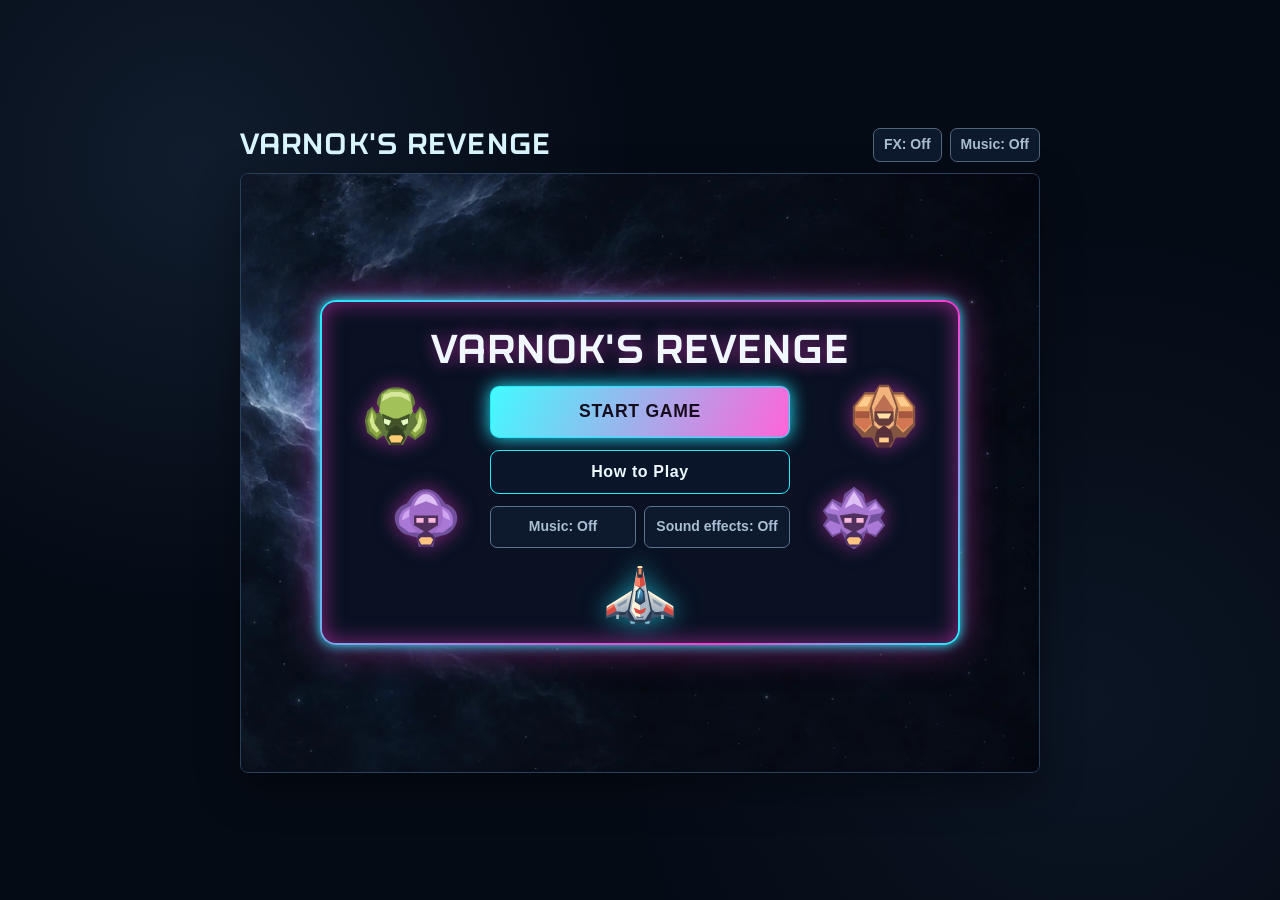
<file: index.html>
<!doctype html>
<html lang="en">
<head>
  <meta charset="utf-8">
  <meta name="viewport" content="width=device-width, initial-scale=1">
  <title>Varnok's Revenge</title>
  <link rel="stylesheet" href="style.css">
</head>
<body>
  <main>
    <div class="game-stage">
      <header class="game-header">
        <h1>VARNOK'S REVENGE</h1>
        <div class="header-audio-controls" role="group" aria-label="Audio settings">
          <button type="button" data-sound-effects-toggle="FX" aria-label="FX (sound effects)" aria-pressed="false">FX: Off</button>
          <button type="button" data-music-toggle aria-label="Music" aria-pressed="false">Music: Off</button>
        </div>
      </header>
      <div id="game-status" class="status" aria-live="polite" hidden>
        <span>Score: <strong id="score">0</strong></span>
        <span id="difficulty">Easy</span>
        <span>Lives: <strong id="lives">3</strong></span>
      </div>
      <div class="play-area">
        <canvas id="game" width="800" height="600" aria-label="Space game area" tabindex="-1"></canvas>
        <div id="main-menu" class="screen-overlay main-menu">
          <section class="neon-panel menu-panel">
            <nav id="menu-options" aria-labelledby="menu-title">
              <h2 id="menu-title">VARNOK'S REVENGE</h2>
              <div id="menu-aliens" class="menu-aliens" aria-hidden="true"></div>
              <div class="menu-controls">
                <button id="start-game" type="button">Start Game</button>
                <button id="show-how-to-play" type="button">How to Play</button>
                <div class="menu-audio-controls" role="group" aria-label="Audio settings">
                  <button type="button" data-music-toggle aria-label="Music" aria-pressed="false">Music: Off</button>
                  <button type="button" data-sound-effects-toggle aria-label="Sound effects" aria-pressed="false">Sound effects: Off</button>
                </div>
              </div>
              <img class="menu-kestrel" src="ship-workshop/assets/kestrel.svg" alt="">
            </nav>
            <section id="how-to-play" class="menu-help" aria-labelledby="how-to-play-title" hidden>
              <h2 id="how-to-play-title">How to Play</h2>
              <p>Use WASD or the arrow keys to move. Up and down movement stays near the bottom of the screen. Hold Space to shoot.</p>
              <p>Clear the alien waves and defeat the bosses to survive all three levels.</p>
              <button id="menu-back" type="button">Back</button>
            </section>
            <form id="ship-selection" aria-labelledby="ship-selection-title" hidden>
              <h2 id="ship-selection-title">Select your ship</h2>
              <div class="ship-options" role="group" aria-labelledby="ship-selection-title">
                <label class="ship-option">
                  <input type="radio" name="ship" value="kestrel" checked>
                  <img src="ship-workshop/assets/kestrel.svg" alt="">
                  Kestrel
                </label>
                <label class="ship-option">
                  <input type="radio" name="ship" value="vesper">
                  <img src="ship-workshop/assets/vesper.svg" alt="">
                  Vesper
                </label>
                <label class="ship-option">
                  <input type="radio" name="ship" value="bastion">
                  <img src="ship-workshop/assets/bastion.svg" alt="">
                  Bastion
                </label>
              </div>
              <fieldset class="ship-options difficulty-options">
                <legend>Difficulty</legend>
                <label class="ship-option">
                  <input type="radio" name="difficulty" value="easy" checked>
                  Easy
                </label>
                <label class="ship-option">
                  <input type="radio" name="difficulty" value="hard">
                  Hard
                </label>
                <label class="ship-option">
                  <input type="radio" name="difficulty" value="ridiculous">
                  Ridiculous
                </label>
              </fieldset>
              <button id="ship-selection-back" type="button">Back</button>
              <button id="start-selected-ship" type="submit">Start</button>
            </form>
          </section>
        </div>
        <div id="varnok-dialogue" class="screen-overlay" hidden>
          <section class="neon-panel varnok-dialogue-panel" role="dialog" aria-labelledby="varnok-dialogue-name" aria-describedby="varnok-dialogue-text">
            <p id="varnok-dialogue-text">You thought you had won??? You will never defeat <span id="varnok-dialogue-name"></span>!</p>
            <button id="varnok-fight" type="button">Fight</button>
          </section>
        </div>
        <div id="result-overlay" class="screen-overlay" hidden>
          <section id="result-panel" class="neon-panel result-panel" aria-labelledby="result-title">
            <div class="result-portrait" aria-hidden="true"><img id="result-art" alt=""></div>
            <div class="result-copy">
              <h2 id="result-title"></h2>
              <p id="result-details"></p>
              <p id="result-bonus"></p>
              <p id="result-score"></p>
              <div id="result-actions"></div>
              <button id="continue-to-credits" type="button" hidden>Continue</button>
            </div>
          </section>
        </div>
      </div>
    </div>
    <button id="restart" type="button" hidden>Restart</button>
    <button id="level-2" type="button" hidden>Level 2</button>
    <button id="level-3" type="button" hidden>Level 3</button>
  </main>
  <script src="finalboss-workshop/Varnok%20Artwork%20Workshop%20(complete%20ZIP)/artwork.js"></script>
  <script src="assets/bosses/rooted-crown.js"></script>
  <script src="sound-effects-preview/sounds.js"></script>
  <script src="Voices/pickup-voice-data.js"></script>
  <script src="sound-effects.js"></script>
  <script src="Background-Art-Workshop/backgrounds.js"></script>
  <script src="game.js"></script>
  <script src="music.js"></script>
</body>
</html>
</file>
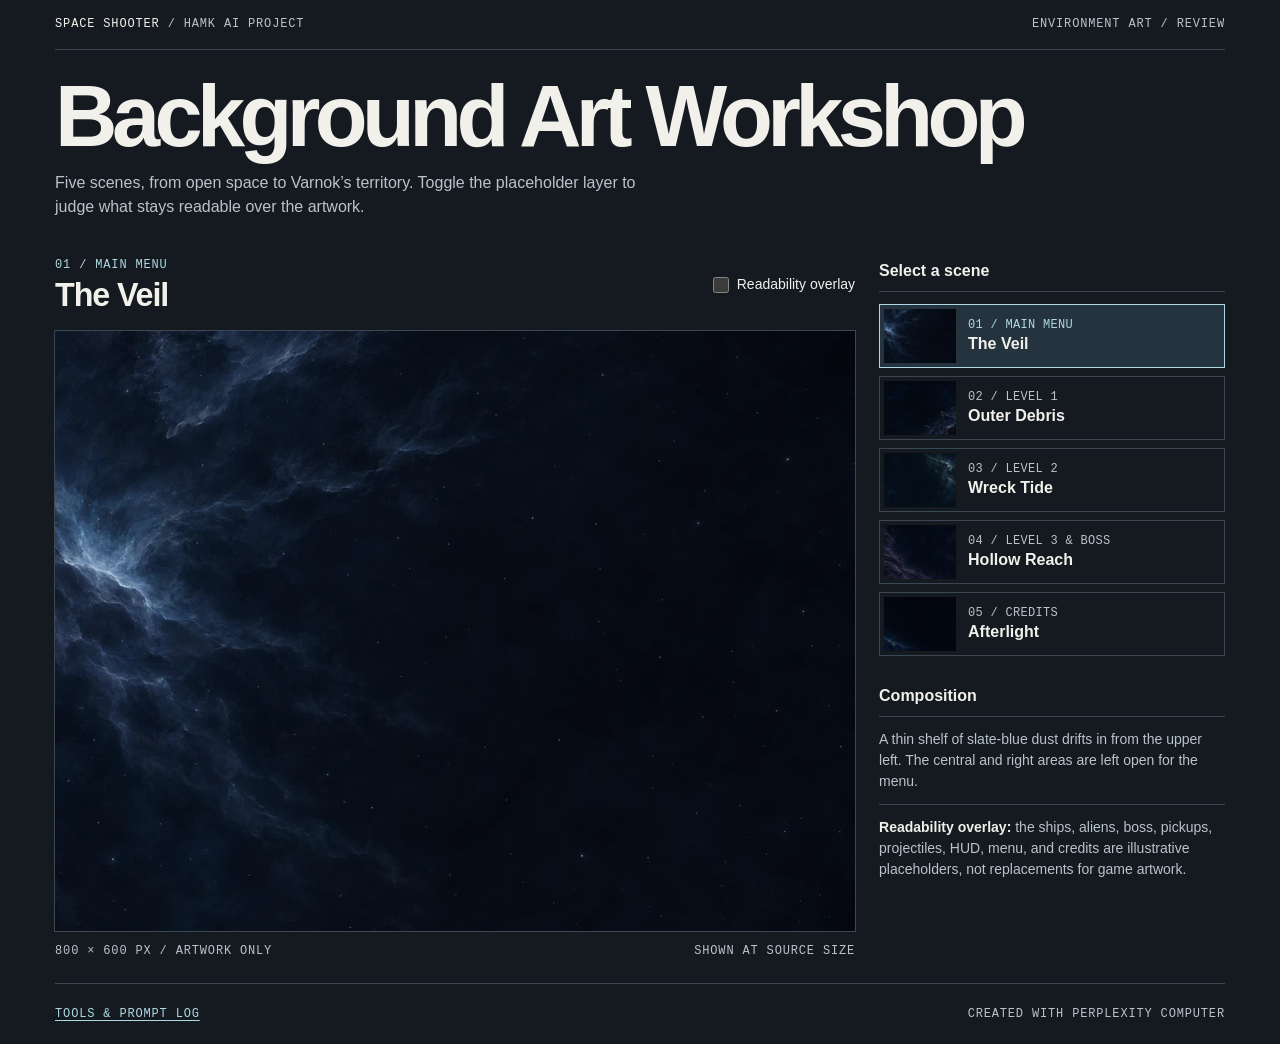
<file: Background-Art-Workshop/index.html>
<!doctype html>
<html lang="en">
<head>
  <meta charset="utf-8">
  <meta name="viewport" content="width=device-width, initial-scale=1">
  <meta name="theme-color" content="#141a20">
  <meta name="description" content="Five 800 × 600 deep-space background studies for the HAMK Space Shooter project.">
  <link rel="icon" href="data:,">
  <link rel="stylesheet" href="./base.css">
  <link rel="stylesheet" href="./style.css">
  <script src="./backgrounds.js" defer></script>
  <script src="./readability.js" defer></script>
  <script src="./workshop.js" defer></script>
  <title>Background Art Workshop | Space Shooter</title>
</head>
<body>
  <a class="skip" href="#comparison">Skip to scene selection</a>
  <header class="wrap masthead">
    <div class="mast"><span>Space Shooter <span class="dim">/ HAMK AI Project</span></span><span class="dim">Environment art / Review</span></div>
    <div class="heading"><h1>Background Art Workshop</h1><p>Five scenes, from open space to Varnok’s territory. Toggle the placeholder layer to judge what stays readable over the artwork.</p></div>
  </header>
  <main class="wrap layout" id="comparison">
    <nav class="scenes" aria-labelledby="scene-label">
      <h2 id="scene-label">Select a scene</h2>
      <div class="scene-buttons">
        <button type="button" data-scene="menu" aria-pressed="true"><img src="./assets/backgrounds/menu-the-veil.webp" width="72" height="54" alt=""><span><small>01 / Main menu</small><strong>The Veil</strong></span></button>
        <button type="button" data-scene="level-1" aria-pressed="false"><img src="./assets/backgrounds/level-1-outer-debris.webp" width="72" height="54" alt=""><span><small>02 / Level 1</small><strong>Outer Debris</strong></span></button>
        <button type="button" data-scene="level-2" aria-pressed="false"><img src="./assets/backgrounds/level-2-wreck-tide.webp" width="72" height="54" alt=""><span><small>03 / Level 2</small><strong>Wreck Tide</strong></span></button>
        <button type="button" data-scene="level-3" aria-pressed="false"><img src="./assets/backgrounds/level-3-hollow-reach.webp" width="72" height="54" alt=""><span><small>04 / Level 3 &amp; boss</small><strong>Hollow Reach</strong></span></button>
        <button type="button" data-scene="credits" aria-pressed="false"><img src="./assets/backgrounds/credits-afterlight.webp" width="72" height="54" alt=""><span><small>05 / Credits</small><strong>Afterlight</strong></span></button>
      </div>
    </nav>
    <section class="viewer" aria-labelledby="active-title">
      <div class="view-head">
        <div><p id="active-kind" class="kicker">01 / Main menu</p><h2 id="active-title">The Veil</h2></div>
        <div class="controls">
          <label class="toggle"><input id="overlay-toggle" type="checkbox" aria-controls="readability-overlay" disabled> Readability overlay</label>
          <label class="pick" id="sample-label" hidden>Level 3 sample
            <select id="sample" aria-controls="readability-overlay">
              <option value="boss">Final boss</option><option value="formation">Alien formation</option>
            </select>
          </label>
        </div>
      </div>
      <figure aria-labelledby="active-title" aria-describedby="scene-caption">
        <div class="stage">
          <img id="background" src="./assets/backgrounds/menu-the-veil.webp" width="800" height="600" alt="Slate-blue dust at the upper left fades into dark central space.">
          <canvas id="readability-overlay" width="800" height="600" hidden role="img" aria-label="Representative menu overlay, for contrast testing only"></canvas>
        </div>
        <figcaption id="scene-caption"><span>800 × 600 px / <span id="view-state">Artwork only</span></span><span id="view-scale">4:3 source</span></figcaption>
      </figure>
      <noscript><p class="nojs">Enable JavaScript to select scenes and try the placeholder overlay.</p></noscript>
    </section>
    <aside class="notes" aria-labelledby="scene-note">
      <h2 id="scene-note">Composition</h2>
      <p id="description">A thin shelf of slate-blue dust drifts in from the upper left. The central and right areas are left open for the menu.</p>
      <p class="overlay-note"><strong>Readability overlay:</strong> the ships, aliens, boss, pickups, projectiles, HUD, menu, and credits are illustrative placeholders, not replacements for game artwork.</p>
    </aside>
  </main>
  <footer class="wrap footer"><a href="./Tools-and-prompt-log.md" target="_blank" rel="noopener noreferrer">Tools &amp; prompt log</a><span>Created with Perplexity Computer</span></footer>
</body>
</html>
</file>
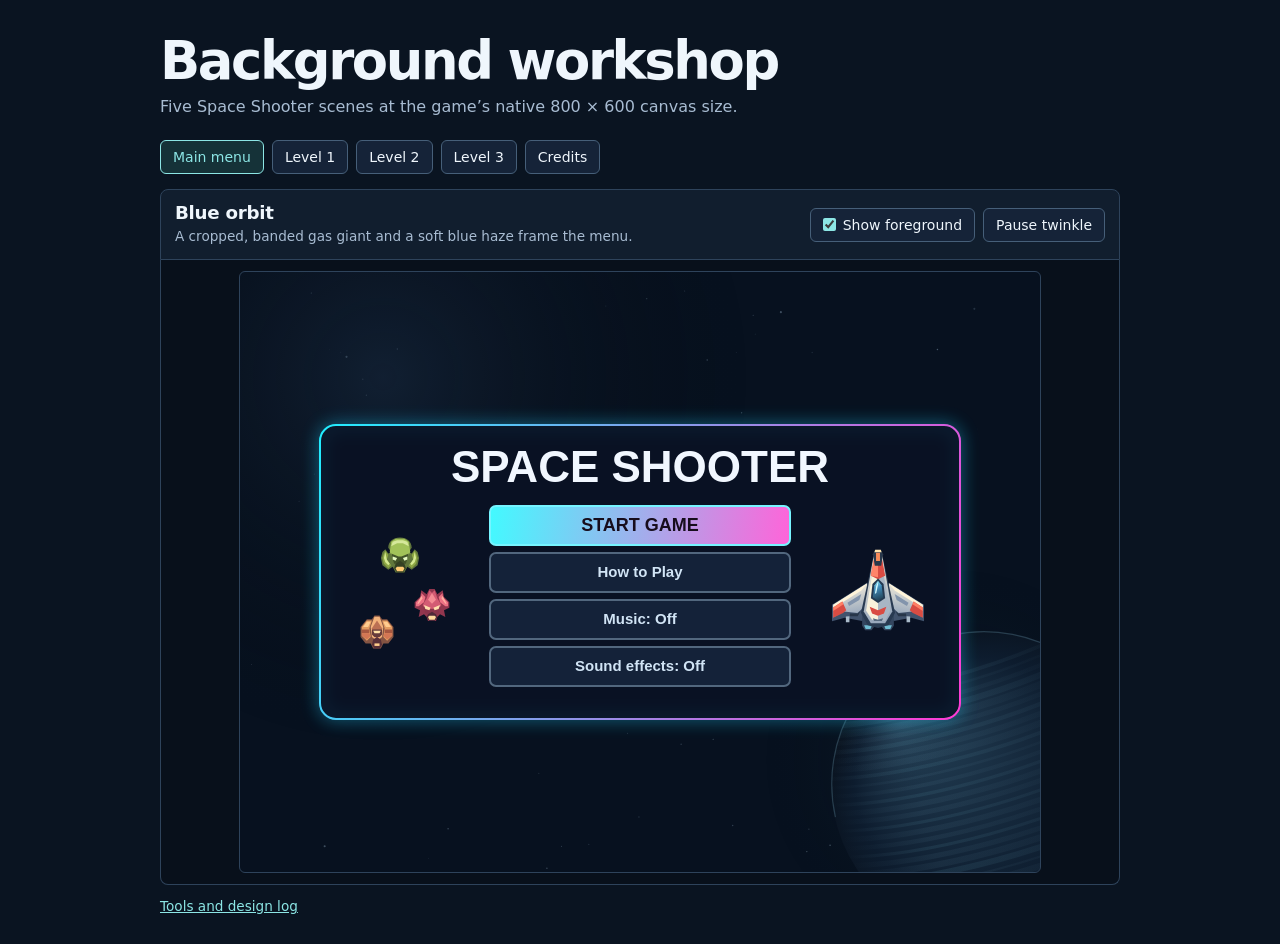
<file: background-workshop/index.html>
<!doctype html>
<html lang="en">
<head>
  <meta charset="utf-8">
  <meta name="viewport" content="width=device-width, initial-scale=1">
  <meta name="theme-color" content="#0a1421">
  <title>Space Shooter Background Workshop</title>
  <link rel="stylesheet" href="./style.css">
  <script src="./backgrounds.js" defer></script>
  <script src="./workshop.js" defer></script>
</head>
<body>
  <main>
    <header>
      <h1>Background workshop</h1>
      <p>Five Space Shooter scenes at the game’s native 800 × 600 canvas size.</p>
    </header>
    <nav aria-label="Choose a background">
      <button type="button" data-scene="menu" aria-controls="scene-preview" aria-pressed="true">Main menu</button>
      <button type="button" data-scene="level1" aria-controls="scene-preview" aria-pressed="false">Level 1</button>
      <button type="button" data-scene="level2" aria-controls="scene-preview" aria-pressed="false">Level 2</button>
      <button type="button" data-scene="level3" aria-controls="scene-preview" aria-pressed="false">Level 3</button>
      <button type="button" data-scene="credits" aria-controls="scene-preview" aria-pressed="false">Credits</button>
    </nav>

    <figure id="scene-preview" aria-labelledby="scene-title">
      <figcaption>
        <div>
          <h2 id="scene-title">Blue orbit</h2>
          <p id="scene-description" aria-live="polite">A cropped blue gas giant frames the menu.</p>
        </div>
        <div class="controls">
          <label><input type="checkbox" id="show-overlay" checked> Show foreground</label>
          <button type="button" id="motion-toggle">Pause twinkle</button>
        </div>
      </figcaption>
      <div class="viewport" tabindex="0" aria-label="Canvas preview, scroll horizontally if needed">
        <div class="stage">
          <div id="preview-hud" class="hud" hidden>
            <span>Score <strong>120</strong></span><span>Easy</span><span>Lives <strong>3</strong></span>
          </div>
          <canvas width="800" height="600" id="preview-canvas" role="img" aria-label="Main menu background with sample menu panel">
            Space Shooter background preview.
          </canvas>
        </div>
      </div>
    </figure>
    <noscript>Enable JavaScript to draw the previews.</noscript>
    <footer><a href="./Tools-and-design-log.md">Tools and design log</a></footer>
  </main>
</body>
</html>
</file>
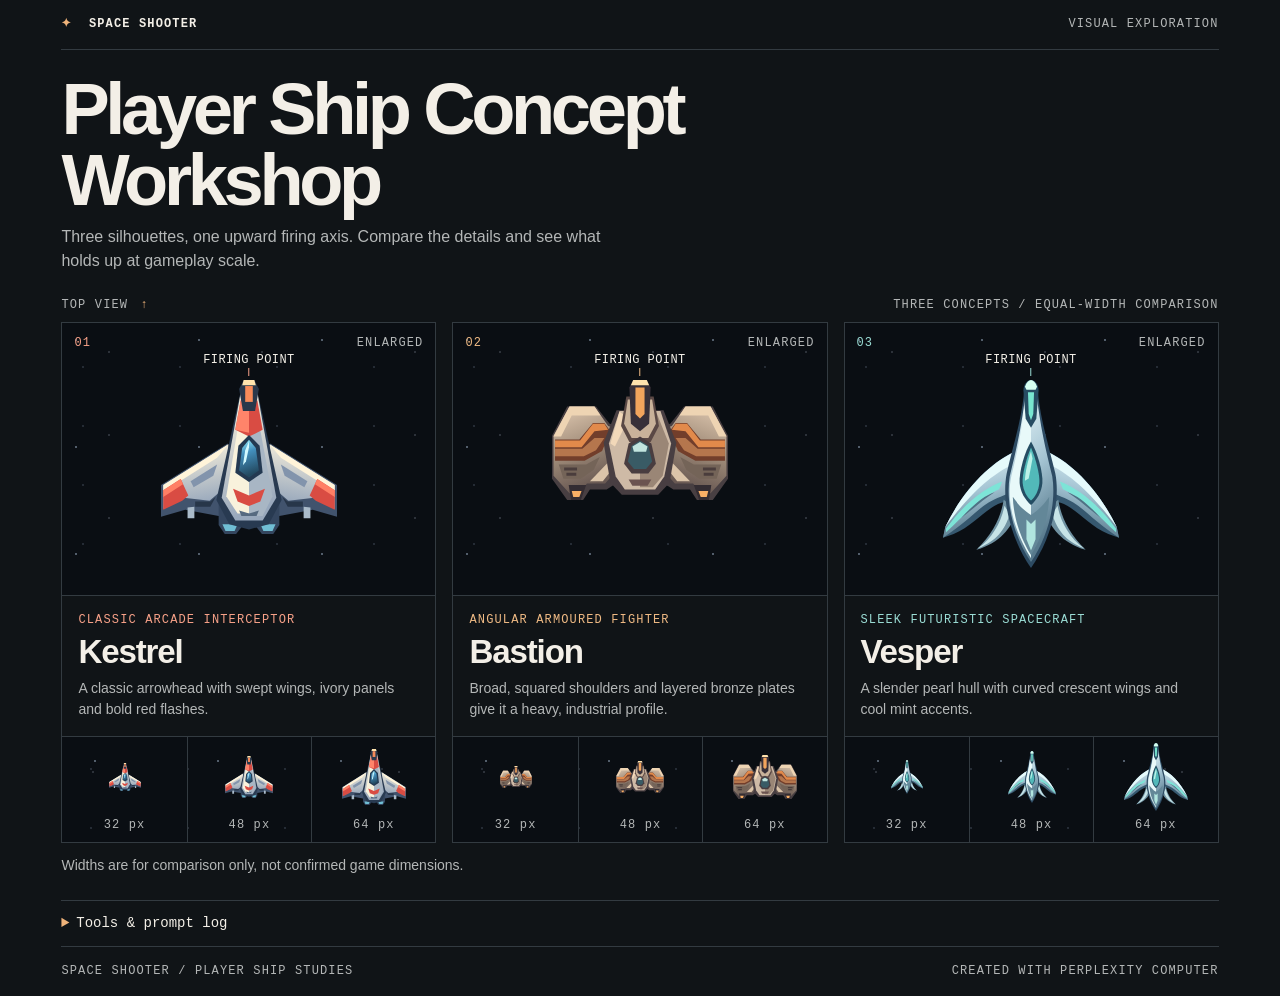
<file: ship-workshop/index.html>
<!doctype html>
<html lang="en">
<head>
  <meta charset="utf-8">
  <meta name="viewport" content="width=device-width, initial-scale=1">
  <meta name="theme-color" content="#101417">
  <meta name="description" content="Three standalone player-ship concepts for Space Shooter, shown enlarged and at 32, 48 and 64 pixels wide.">
  <link rel="icon" href="data:,">
  <title>Player Ship Concept Workshop</title>
  <link rel="stylesheet" href="./base.css">
  <link rel="stylesheet" href="./style.css">
</head>
<body>
  <a class="skip" href="#concepts">Skip to the concepts</a>
  <header class="masthead wrap">
    <div class="nameplate">
      <span class="project"><span class="mark" aria-hidden="true">✦</span> Space Shooter</span>
      <span class="edition">Visual exploration</span>
    </div>
    <h1>Player Ship Concept Workshop</h1>
    <p>Three silhouettes, one upward firing axis. Compare the details and see what holds up at gameplay scale.</p>
  </header>

  <main id="concepts" class="wrap">
    <div class="plate-key">
      <span>Top view <span class="up" aria-hidden="true">↑</span></span>
      <span>Three concepts / equal-width comparison</span>
    </div>
    <section class="plates" aria-label="Player ship concepts">
      <article class="plate kestrel" aria-labelledby="kestrel">
        <figure class="specimen space">
          <figcaption><span>01</span><span>Enlarged</span></figcaption>
          <span class="muzzle">Firing point</span>
          <img src="./assets/kestrel.svg" width="232" height="204" alt="Upward-facing interceptor with swept wings and a single firing point on its red and cream nose.">
        </figure>
        <div class="identity">
          <span class="class">Classic arcade interceptor</span>
          <h2 id="kestrel">Kestrel</h2>
          <p>A classic arrowhead with swept wings, ivory panels and bold red flashes.</p>
        </div>
        <div class="scale space" role="group" aria-label="Kestrel gameplay comparison sizes">
          <figure><img src="./assets/kestrel.svg" width="32" height="28" alt=""><figcaption>32 px</figcaption></figure>
          <figure><img src="./assets/kestrel.svg" width="48" height="42" alt=""><figcaption>48 px</figcaption></figure>
          <figure><img src="./assets/kestrel.svg" width="64" height="56" alt=""><figcaption>64 px</figcaption></figure>
        </div>
      </article>
      <article class="plate bastion" aria-labelledby="bastion">
        <figure class="specimen space">
          <figcaption><span>02</span><span>Enlarged</span></figcaption>
          <span class="muzzle">Firing point</span>
          <img src="./assets/bastion.svg" width="232" height="159" alt="Upward-facing armoured fighter with squared shoulders and a single firing point on its projecting central nose.">
        </figure>
        <div class="identity">
          <span class="class">Angular armoured fighter</span>
          <h2 id="bastion">Bastion</h2>
          <p>Broad, squared shoulders and layered bronze plates give it a heavy, industrial profile.</p>
        </div>
        <div class="scale space" role="group" aria-label="Bastion gameplay comparison sizes">
          <figure><img src="./assets/bastion.svg" width="32" height="22" alt=""><figcaption>32 px</figcaption></figure>
          <figure><img src="./assets/bastion.svg" width="48" height="33" alt=""><figcaption>48 px</figcaption></figure>
          <figure><img src="./assets/bastion.svg" width="64" height="44" alt=""><figcaption>64 px</figcaption></figure>
        </div>
      </article>
      <article class="plate vesper" aria-labelledby="vesper">
        <figure class="specimen space">
          <figcaption><span>03</span><span>Enlarged</span></figcaption>
          <span class="muzzle">Firing point</span>
          <img src="./assets/vesper.svg" width="232" height="248" alt="Upward-facing spacecraft with crescent wings, a long pearl hull and a single firing point at the nose tip.">
        </figure>
        <div class="identity">
          <span class="class">Sleek futuristic spacecraft</span>
          <h2 id="vesper">Vesper</h2>
          <p>A slender pearl hull with curved crescent wings and cool mint accents.</p>
        </div>
        <div class="scale space" role="group" aria-label="Vesper gameplay comparison sizes">
          <figure><img src="./assets/vesper.svg" width="32" height="34" alt=""><figcaption>32 px</figcaption></figure>
          <figure><img src="./assets/vesper.svg" width="48" height="51" alt=""><figcaption>48 px</figcaption></figure>
          <figure><img src="./assets/vesper.svg" width="64" height="68" alt=""><figcaption>64 px</figcaption></figure>
        </div>
      </article>
    </section>
    <p class="size-note">Widths are for comparison only, not confirmed game dimensions.</p>

    <details class="log">
      <summary>Tools &amp; prompt log</summary>
      <div class="log-body">
        <p><strong>Tools used:</strong> Perplexity Computer for drafting the concepts and writing the SVG, HTML and CSS; Chromium with Playwright for visual and pixel-width checks; Perplexity’s website deployment tool for the standalone preview. The artwork was drawn directly as SVG; no image generator, stock artwork or external image prompts were used.</p>
        <h2>Original prompt</h2>
        <blockquote>
          <p>Create a standalone player-spaceship concept workshop for my Space Shooter game.</p>
          <p>This is a visual exploration only. Do not access, modify or replace my working game.</p>
          <p>Show three clearly different player-ship concepts:</p>
          <ol>
            <li>A classic arcade interceptor.</li>
            <li>An angular armoured fighter.</li>
            <li>A sleek futuristic spacecraft.</li>
          </ol>
          <p>All ships must face upward and have a clearly identifiable central firing point.</p>
          <p>Present each concept:</p>
          <ul>
            <li>Enlarged so I can inspect the details.</li>
            <li>At small gameplay sizes: 32, 48 and 64 pixels wide. These are comparison sizes, not confirmed game dimensions.</li>
            <li>Against a dark space-like background.</li>
            <li>With a short name and a brief description of its visual style.</li>
          </ul>
          <p>Keep the silhouettes readable at small sizes. Avoid backgrounds, text or decorative effects baked into the ship artwork.</p>
          <p>Create a single comparison page. Do not choose a winner or proceed to game integration. Wait for my approval.</p>
          <p>Keep a record of the tools and prompts used.</p>
        </blockquote>
      </div>
    </details>
  </main>
  <footer class="wrap footer"><span>Space Shooter / Player ship studies</span><span>Created with Perplexity Computer</span></footer>
<script data-pplx-inline-edit>
(function () {
  if (window === window.top) return;

  const allowedParentOrigins = ["https://www.perplexity.ai","https://perplexity.ai","https://testing.perplexity.ai","https://staging.perplexity.ai","https://*.preview.i.perplexity.ai","http://perplexity.localhost","http://localhost:1420","http://127.0.0.1:1420","http://localhost:3000","http://127.0.0.1:3000","http://localhost:5173","http://127.0.0.1:5173"];
  const MAX_FONT_BYTES = 500 * 1024;
  const MAX_TOTAL_FONT_BYTES = 2 * 1024 * 1024;
  const DEFAULT_LINE_HEIGHT = 16;
  let scrollForwarding = false;
  let scrollRaf = 0;
  let trustedTopOrigin = null;

  // Allow entries like "https://*.preview.i.perplexity.ai" — the wildcard
  // matches a single DNS label (no dots), so "https://*.foo" cannot stretch
  // across multiple labels.
  function matchesAllowedOrigin(origin) {
    if (!origin) return false;
    for (const entry of allowedParentOrigins) {
      if (!entry.includes("*")) {
        if (entry === origin) return true;
        continue;
      }
      const pattern = new RegExp(
        "^" +
          entry.replace(/[.+?^${}()|[\]\\]/g, "\\$&").replace(/\*/g, "[^.]+") +
          "$",
      );
      if (pattern.test(origin)) return true;
    }
    return false;
  }

  // Trust decision: when the sender is same-origin-visible (event.origin is a
  // real origin like https://www.perplexity.ai) we trust event.origin directly.
  // When event.origin is "null" (opaque broker srcdoc), we fall back to the
  // broker's stamped `parentOrigin` to identify the top window. The fallback
  // is claim-only — we rely on the browser's native `targetOrigin` enforcement
  // on the response path (see postToTrustedTop) to ensure replies can't be
  // delivered to anyone but the actual top window of that claimed origin.
  function getTrustedParentOrigin(event) {
    const forwardedParentOrigin =
      typeof event.data.parentOrigin === "string" ? event.data.parentOrigin : null;
    const parentOrigin = event.origin === "null" ? forwardedParentOrigin : event.origin;
    return matchesAllowedOrigin(parentOrigin) ? parentOrigin : null;
  }

  // All responses go to window.top with targetOrigin = the allowlisted origin.
  // An attacker that iframes us inside their own null-origin broker can claim
  // any parentOrigin they like, but the browser will drop the reply whenever
  // the real top's origin doesn't match — so the screenshot never leaves.
  function postToTrustedTop(message) {
    if (!trustedTopOrigin) return;
    try {
      window.top.postMessage(message, trustedTopOrigin);
    } catch (_error) {}
  }

  const PICK_CAPABILITIES = ["pick"];
  const PICK_CHAIN_LENGTH = 4;
  const PICK_MAX_TEXT_CHARS = 120;
  const PICK_MAX_HTML_CHARS = 300;

  function truncate(value, maxChars) {
    return value.length > maxChars ? value.slice(0, maxChars - 1) + "…" : value;
  }

  function isPickableElement(element) {
    return (
      element instanceof Element &&
      element !== document.documentElement &&
      element !== document.body
    );
  }

  function resolvePickTarget(x, y) {
    if (!Number.isFinite(x) || !Number.isFinite(y)) return null;
    const element = document.elementFromPoint(x, y);
    return isPickableElement(element) ? element.closest("svg") || element : null;
  }

  function pickLabel(element) {
    if (element.id) return element.localName + "#" + element.id;
    return [element.localName].concat(Array.from(element.classList).slice(0, 2)).join(".");
  }

  // Only attributes that help find the element in source. data-* values and URL
  // query strings or fragments can carry tokens.
  const PICK_ATTRIBUTES = new Set([
    "id",
    "class",
    "name",
    "type",
    "role",
    "alt",
    "aria-label",
    "href",
    "src",
  ]);

  function pickAttributeValue(attribute) {
    return attribute.name === "href" || attribute.name === "src"
      ? attribute.value.split(/[?#]/)[0]
      : attribute.value;
  }

  function describePickElement(element) {
    const chain = [];
    for (
      let current = element;
      isPickableElement(current) && chain.length < PICK_CHAIN_LENGTH;
      current = current.parentElement
    ) {
      chain.unshift(current);
    }
    const attributes = Array.from(element.attributes)
      .filter((attribute) => PICK_ATTRIBUTES.has(attribute.name))
      .map((attribute) => ` ${attribute.name}="${pickAttributeValue(attribute).replace(/"/g, "&quot;")}"`)
      .join("");
    const text = (element.innerText || element.textContent || "").replace(/\s+/g, " ").trim();
    return {
      chain: chain.map(pickLabel),
      html: truncate(`<${element.localName}${attributes}>`, PICK_MAX_HTML_CHARS),
      text: text ? truncate(text, PICK_MAX_TEXT_CHARS) : undefined,
    };
  }

  // Hover asks once per frame, and innerText on a large section forces layout,
  // so only the rect is re-read while the pointer stays on the same element.
  // Clicks ask for fresh details since the page may have changed the element.
  let lastPick = null;

  function describePickTarget(element, fresh) {
    if (fresh || lastPick?.element !== element) {
      lastPick = { element, details: describePickElement(element) };
    }
    const rect = element.getBoundingClientRect();
    return {
      rect: { x: rect.left, y: rect.top, width: rect.width, height: rect.height },
      ...lastPick.details,
    };
  }

  function inlineAll(original, clone) {
    if (original.nodeType !== 1 || clone.nodeType !== 1) return;

    try {
      const computedStyle = getComputedStyle(original);
      // cssText on a computed style is the serialized declaration in modern
      // Chromium/Safari — a single read beats enumerating ~400 longhand
      // properties. Firefox returns "" here, so we fall back on empty.
      const serialized = computedStyle.cssText;
      if (serialized) {
        clone.style.cssText = serialized;
      } else {
        const parts = new Array(computedStyle.length);
        for (let index = 0; index < computedStyle.length; index += 1) {
          const property = computedStyle[index];
          parts[index] = `${property}:${computedStyle.getPropertyValue(property)};`;
        }
        clone.style.cssText = parts.join("");
      }
    } catch (_error) {}

    const originalChildren = original.children;
    const clonedChildren = clone.children;
    for (
      let index = 0;
      index < originalChildren.length && index < clonedChildren.length;
      index += 1
    ) {
      inlineAll(originalChildren[index], clonedChildren[index]);
    }
  }

  function extractFontUrl(srcValue) {
    const matches = [
      ...srcValue.matchAll(
        /url\(["']?([^"')]+)["']?\)(?:\s*format\(["']?([^"')]+)["']?\))?/gi,
      ),
    ];
    if (matches.length === 0) return null;
    const woff2 = matches.find((m) => m[2] && m[2].toLowerCase().includes("woff2"));
    if (woff2) return woff2[1];
    const woff = matches.find((m) => m[2] && m[2].toLowerCase().includes("woff"));
    if (woff) return woff[1];
    return matches[0][1];
  }

  // Cache resolved font URL -> data URI across captures. Fonts on a page
  // essentially never change, and a batch run emits multiple captures back to
  // back — without this we'd refetch + re-base64 every time.
  const fontDataUriCache = new Map();
  const SRC_DECLARATION_RE = /src\s*:\s*[^;}]+/i;

  async function fetchAsDataUri(url) {
    if (fontDataUriCache.has(url)) return fontDataUriCache.get(url);
    let dataUri = null;
    try {
      const response = await fetch(url, { mode: "cors", credentials: "omit" });
      if (response.ok) {
        const blob = await response.blob();
        if (blob.size <= MAX_FONT_BYTES) {
          dataUri = await new Promise((resolve) => {
            const reader = new FileReader();
            reader.onloadend = () =>
              resolve(typeof reader.result === "string" ? reader.result : null);
            reader.onerror = () => resolve(null);
            reader.readAsDataURL(blob);
          });
        }
      }
    } catch (_error) {
      dataUri = null;
    }
    fontDataUriCache.set(url, dataUri);
    return dataUri;
  }

  function collectFontFaceRuleTexts() {
    const rules = [];
    for (const sheet of document.styleSheets) {
      let cssRules;
      try {
        cssRules = sheet.cssRules;
      } catch (_error) {
        continue;
      }
      if (!cssRules) continue;
      for (const rule of cssRules) {
        const cssText = rule.cssText || "";
        if (cssText.startsWith("@font-face")) rules.push(cssText);
      }
    }
    return rules;
  }

  async function buildInlinedFontCss() {
    const ruleTexts = collectFontFaceRuleTexts();
    if (ruleTexts.length === 0) return null;

    const resolved = ruleTexts.map((cssText) => {
      if (!SRC_DECLARATION_RE.test(cssText)) return null;
      const srcMatch = cssText.match(/src\s*:\s*([^;}]+)[;}]/i);
      if (!srcMatch) return null;
      const url = extractFontUrl(srcMatch[1]);
      if (!url) return null;
      try {
        return { cssText, url: new URL(url, document.baseURI).href };
      } catch (_error) {
        return null;
      }
    });

    const dataUris = await Promise.all(
      resolved.map((entry) => (entry ? fetchAsDataUri(entry.url) : Promise.resolve(null))),
    );

    const inlined = [];
    let totalBytes = 0;
    for (let index = 0; index < resolved.length; index += 1) {
      const entry = resolved[index];
      const dataUri = dataUris[index];
      if (!entry || !dataUri) continue;
      const approxBytes = dataUri.length * 0.75;
      if (totalBytes + approxBytes > MAX_TOTAL_FONT_BYTES) break;
      totalBytes += approxBytes;
      inlined.push(entry.cssText.replace(SRC_DECLARATION_RE, `src: url("${dataUri}")`));
    }
    return inlined.length > 0 ? inlined.join("\n") : null;
  }

  function stripExternal(clone) {
    const images = clone.querySelectorAll("img");
    for (let index = 0; index < images.length; index += 1) {
      const src = images[index].getAttribute("src");
      if (src && !src.startsWith("data:")) images[index].removeAttribute("src");
    }

    const elements = clone.querySelectorAll("*");
    for (let index = 0; index < elements.length; index += 1) {
      const style = elements[index].style.cssText;
      if (style && style.includes("url(")) {
        elements[index].style.cssText = style.replace(
          /url\(["']?(?!data:)[^)"']*["']?\)/gi,
          "none",
        );
      }
    }
  }

  function emitScroll() {
    scrollRaf = 0;
    if (!scrollForwarding) return;
    postToTrustedTop({
      type: "INLINE_EDIT_SCROLL",
      scrollX: window.scrollX,
      scrollY: window.scrollY,
      capabilities: PICK_CAPABILITIES,
    });
  }

  window.addEventListener(
    "scroll",
    function () {
      if (!scrollForwarding || scrollRaf) return;
      scrollRaf = requestAnimationFrame(emitScroll);
    },
    { passive: true, capture: true },
  );

  async function handleCaptureRequest(event) {
    const requestId = event.data.requestId;
    const scrollX = window.scrollX;
    const scrollY = window.scrollY;
    const width = window.innerWidth;
    const height = window.innerHeight;

    function postResult(dataUrl) {
      postToTrustedTop({
        type: "INLINE_EDIT_SCREENSHOT_RESULT",
        requestId,
        dataUrl,
        scrollX,
        scrollY,
      });
    }

    try {
      // Wait for any pending web fonts to resolve so both inline metrics and
      // the @font-face inlining below see the same loaded faces.
      if (document.fonts && document.fonts.ready) {
        try {
          await document.fonts.ready;
        } catch (_error) {}
      }

      const clone = document.documentElement.cloneNode(true);
      inlineAll(document.documentElement, clone);

      const removedNodes = clone.querySelectorAll("script,link[rel=\"stylesheet\"],style");
      for (let index = 0; index < removedNodes.length; index += 1) {
        removedNodes[index].remove();
      }

      stripExternal(clone);

      // Re-embed web fonts as data-URI @font-face rules so the SVG rasterizer
      // can resolve them — external font URLs aren't fetched during
      // foreignObject rendering, which would otherwise force a fallback face
      // and change text metrics.
      const inlinedFontCss = await buildInlinedFontCss();
      if (inlinedFontCss) {
        const styleEl = document.createElement("style");
        styleEl.textContent = inlinedFontCss;
        const head = clone.querySelector("head");
        if (head) head.appendChild(styleEl);
        else clone.insertBefore(styleEl, clone.firstChild);
      }

      const html = new XMLSerializer().serializeToString(clone);
      const svg =
        `<svg xmlns="http://www.w3.org/2000/svg" width="${width}" height="${height}">` +
        '<foreignObject width="100%" height="100%">' +
        `<div xmlns="http://www.w3.org/1999/xhtml" style="width:${width}px;height:${height}px;overflow:hidden">` +
        `<div style="position:relative;left:-${scrollX}px;top:-${scrollY}px">` +
        html +
        "</div></div></foreignObject></svg>";
      const svgUrl = `data:image/svg+xml;charset=utf-8,${encodeURIComponent(svg)}`;
      const image = new Image();
      image.onload = function () {
        const canvas = document.createElement("canvas");
        canvas.width = width;
        canvas.height = height;
        canvas.getContext("2d").drawImage(image, 0, 0);
        postResult(canvas.toDataURL("image/png"));
      };
      image.onerror = function () {
        postResult(null);
      };
      image.src = svgUrl;
    } catch (_error) {
      postResult(null);
    }
  }

  window.addEventListener("message", function (event) {
    if (!event.data) return;
    // Only accept messages from the direct parent frame. Blocks sibling /
    // unrelated-window postMessage senders that could otherwise reach us.
    if (event.source !== window.parent) return;

    const trustedParentOrigin = getTrustedParentOrigin(event);
    if (!trustedParentOrigin) return;
    trustedTopOrigin = trustedParentOrigin;

    if (event.data.type === "INLINE_EDIT_PICK") {
      const element = resolvePickTarget(event.data.x, event.data.y);
      postToTrustedTop({
        type: "INLINE_EDIT_PICK_RESULT",
        seq: event.data.seq,
        target: element ? describePickTarget(element, event.data.fresh === true) : null,
      });
      return;
    }

    if (event.data.type === "INLINE_EDIT_SCROLL_START") {
      scrollForwarding = true;
      emitScroll();
      return;
    }

    if (event.data.type === "INLINE_EDIT_SCROLL_STOP") {
      scrollForwarding = false;
      if (scrollRaf) cancelAnimationFrame(scrollRaf);
      scrollRaf = 0;
      return;
    }

    if (event.data.type === "INLINE_EDIT_SCROLL_BY") {
      const { deltaX, deltaY, deltaMode } = event.data;
      if (!scrollForwarding || !Number.isFinite(deltaX) || !Number.isFinite(deltaY)) return;
      if (deltaMode !== 0 && deltaMode !== 1 && deltaMode !== 2) return;
      const lineHeight =
        parseFloat(getComputedStyle(document.documentElement).lineHeight) || DEFAULT_LINE_HEIGHT;
      const scaleX = deltaMode === 1 ? lineHeight : deltaMode === 2 ? window.innerWidth : 1;
      const scaleY = deltaMode === 1 ? lineHeight : deltaMode === 2 ? window.innerHeight : 1;
      // The selection overlay receives the wheel event instead of this iframe.
      // Instant scrolling preserves trackpad deltas even on smooth-scroll sites.
      window.scrollBy({ left: deltaX * scaleX, top: deltaY * scaleY, behavior: "instant" });
      emitScroll();
      return;
    }

    if (event.data.type !== "INLINE_EDIT_CAPTURE_REQUEST") return;

    handleCaptureRequest(event);
  });
})();


</script></body>
</html>
</file>
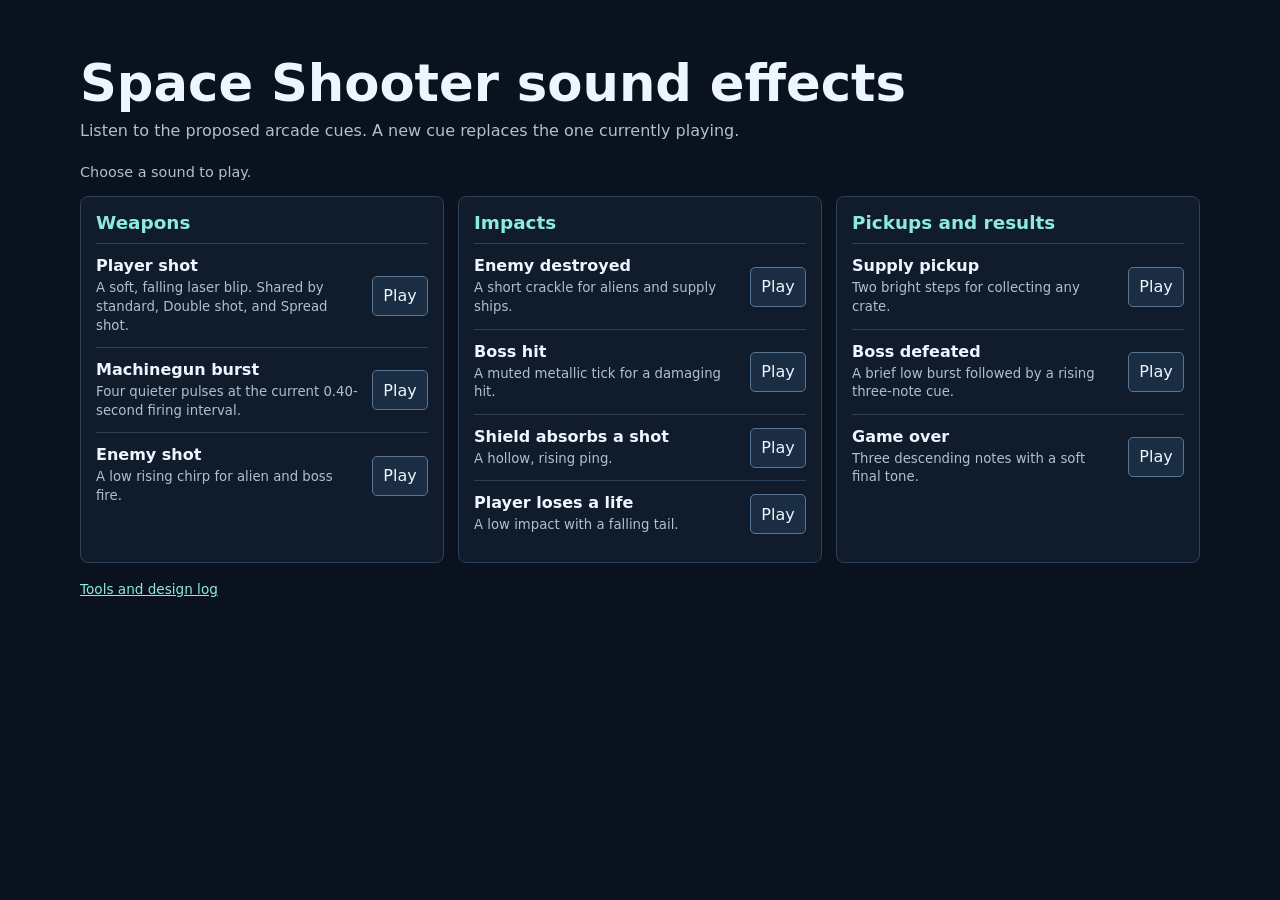
<file: sound-effects-preview/index.html>
<!doctype html>
<html lang="en">
<head>
  <meta charset="utf-8">
  <meta name="viewport" content="width=device-width, initial-scale=1">
  <meta name="theme-color" content="#09121e">
  <title>Space Shooter Sound Effects Preview</title>
  <script src="./sounds.js" defer></script>
  <script src="./preview.js" defer></script>
  <style>
    :root {
      color-scheme: dark;
      font-family: system-ui, sans-serif;
      background: #09121e;
      color: #edf5ff;
      --muted: #b0bfd1;
      --border: #2d4058;
      --accent: #8ceadf;
    }
    body { margin: 0; }
    main {
      max-width: 1120px;
      margin: 0 auto;
      padding: clamp(24px, 5vw, 56px) clamp(16px, 4vw, 40px);
    }
    h1 { margin: 0; font-size: clamp(1.9rem, 5vw, 3.2rem); line-height: 1.08; }
    header p, footer, .cue p, #playback-status { color: var(--muted); }
    header p { margin: 10px 0 0; }
    #playback-status {
      margin: 24px 0 12px;
      min-height: 1.4em;
      font-size: .9rem;
    }
    .cue-groups {
      display: grid;
      grid-template-columns: repeat(3, minmax(0, 1fr));
      gap: 14px;
    }
    section {
      padding: 15px;
      border: 1px solid var(--border);
      border-radius: 8px;
      background: #101c2c;
    }
    h2 { margin: 0 0 10px; font-size: 1.15rem; color: var(--accent); }
    h3 { margin: 0; font-size: 1rem; }
    .cue {
      display: grid;
      grid-template-columns: minmax(0, 1fr) auto;
      align-items: center;
      gap: 12px;
      padding: 12px 0;
      border-top: 1px solid var(--border);
    }
    .cue p { margin: 4px 0 0; font-size: .83rem; line-height: 1.4; }
    button {
      min-width: 56px;
      min-height: 40px;
      padding: 6px 10px;
      color: inherit;
      border: 1px solid #5a7593;
      border-radius: 5px;
      background: #1a2d43;
      font: inherit;
      cursor: pointer;
    }
    button:hover { background: #28425e; }
    button:focus-visible { outline: 2px solid var(--accent); outline-offset: 3px; }
    footer { margin-top: 18px; font-size: .85rem; }
    a { color: var(--accent); }
    @media (max-width: 850px) { .cue-groups { grid-template-columns: 1fr; } }
  </style>
</head>
<body>
  <main>
    <header>
      <h1>Space Shooter sound effects</h1>
      <p>Listen to the proposed arcade cues. A new cue replaces the one currently playing.</p>
    </header>
    <p id="playback-status" role="status">Choose a sound to play.</p>
    <noscript><p>Enable JavaScript to play the sounds.</p></noscript>

    <div class="cue-groups">
      <section aria-labelledby="weapons">
        <h2 id="weapons">Weapons</h2>
        <div class="cue">
          <div><h3>Player shot</h3><p>A soft, falling laser blip. Shared by standard, Double shot, and Spread shot.</p></div>
          <button type="button" data-effect="playerShot" aria-label="Play player shot">Play</button>
        </div>
        <div class="cue">
          <div><h3>Machinegun burst</h3><p>Four quieter pulses at the current 0.40-second firing interval.</p></div>
          <button type="button" data-effect="machinegun" aria-label="Play Machinegun burst">Play</button>
        </div>
        <div class="cue">
          <div><h3>Enemy shot</h3><p>A low rising chirp for alien and boss fire.</p></div>
          <button type="button" data-effect="enemyShot" aria-label="Play enemy shot">Play</button>
        </div>
      </section>

      <section aria-labelledby="impacts">
        <h2 id="impacts">Impacts</h2>
        <div class="cue">
          <div><h3>Enemy destroyed</h3><p>A short crackle for aliens and supply ships.</p></div>
          <button type="button" data-effect="enemyDestroyed" aria-label="Play enemy destroyed">Play</button>
        </div>
        <div class="cue">
          <div><h3>Boss hit</h3><p>A muted metallic tick for a damaging hit.</p></div>
          <button type="button" data-effect="bossHit" aria-label="Play boss hit">Play</button>
        </div>
        <div class="cue">
          <div><h3>Shield absorbs a shot</h3><p>A hollow, rising ping.</p></div>
          <button type="button" data-effect="shieldAbsorb" aria-label="Play shield absorb">Play</button>
        </div>
        <div class="cue">
          <div><h3>Player loses a life</h3><p>A low impact with a falling tail.</p></div>
          <button type="button" data-effect="lifeLost" aria-label="Play player loses a life">Play</button>
        </div>
      </section>

      <section aria-labelledby="outcomes">
        <h2 id="outcomes">Pickups and results</h2>
        <div class="cue">
          <div><h3>Supply pickup</h3><p>Two bright steps for collecting any crate.</p></div>
          <button type="button" data-effect="pickup" aria-label="Play supply pickup">Play</button>
        </div>
        <div class="cue">
          <div><h3>Boss defeated</h3><p>A brief low burst followed by a rising three-note cue.</p></div>
          <button type="button" data-effect="bossDefeated" aria-label="Play boss defeated">Play</button>
        </div>
        <div class="cue">
          <div><h3>Game over</h3><p>Three descending notes with a soft final tone.</p></div>
          <button type="button" data-effect="gameOver" aria-label="Play game over">Play</button>
        </div>
      </section>
    </div>
    <footer><a href="./Tools-and-design-log.md">Tools and design log</a></footer>
  </main>
</body>
</html>
</file>
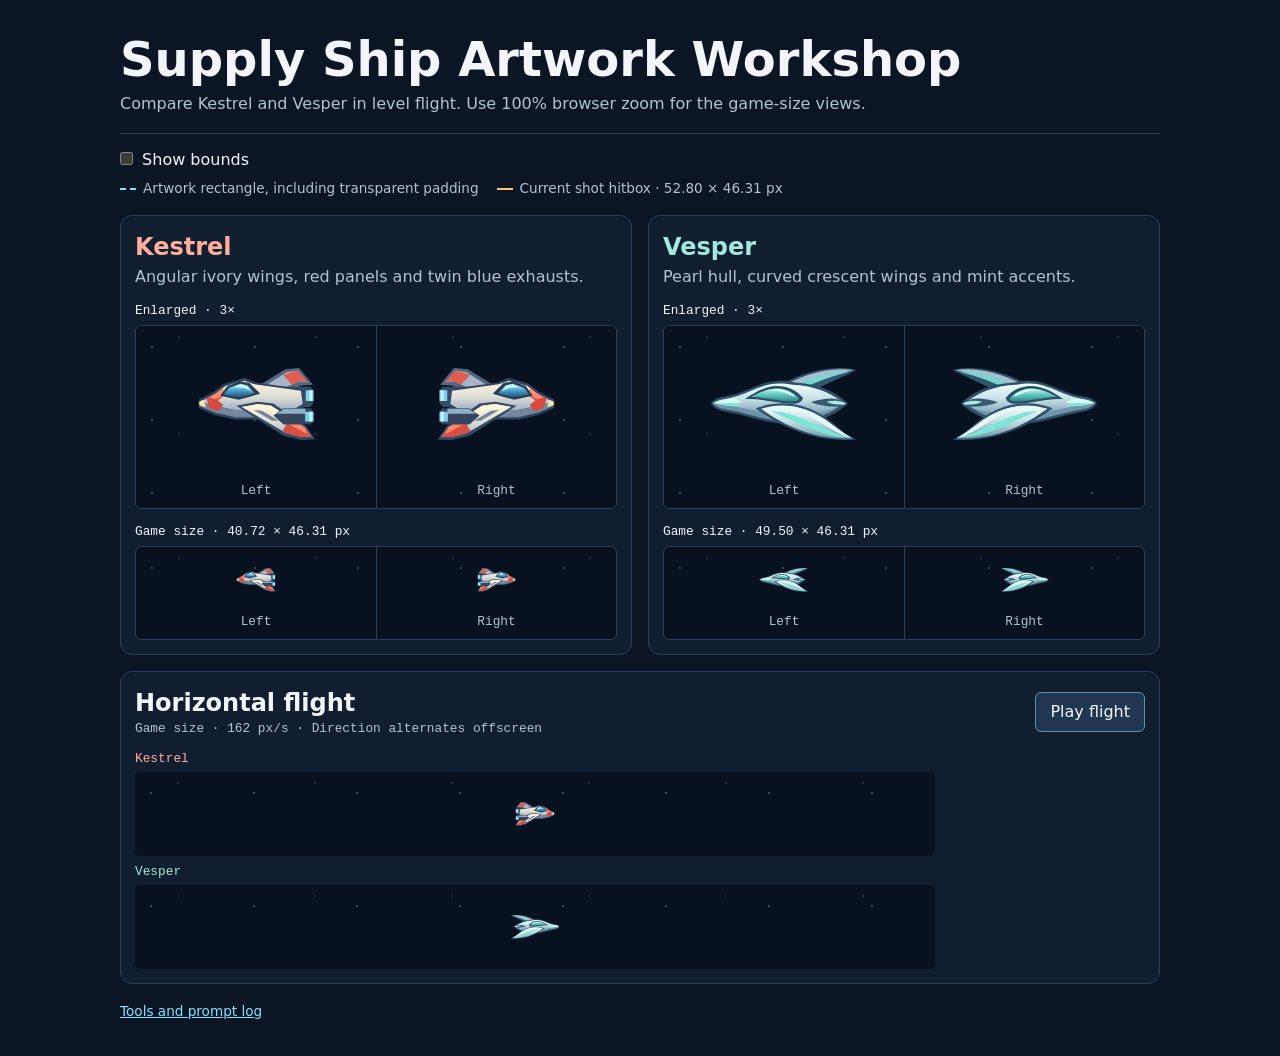
<file: supply-ship-artwork-workshop/index.html>
<!doctype html>
<html lang="en">
<head>
  <meta charset="utf-8">
  <meta name="viewport" content="width=device-width, initial-scale=1">
  <title>Supply Ship Artwork Workshop</title>
  <link rel="icon" href="data:,">
  <link rel="stylesheet" href="style.css">
  <script src="workshop.js" defer></script>
</head>
<body>
  <header>
    <h1>Supply Ship Artwork Workshop</h1>
    <p>Compare Kestrel and Vesper in level flight. Use 100% browser zoom for the game-size views.</p>
  </header>
  <main>
    <input type="checkbox" id="show-bounds">
    <label for="show-bounds">Show bounds</label>
    <ul class="overlay-key" aria-label="Bounds legend">
      <li class="art-key">Artwork rectangle, including transparent padding</li>
      <li class="hit-key">Current shot hitbox · 52.80 × 46.31 px</li>
    </ul>
    <div class="previews">
      <section class="ships" aria-label="Proposed artwork">
        <article class="card kestrel">
          <h2>Kestrel</h2>
          <p>Angular ivory wings, red panels and twin blue exhausts.</p>
          <div class="scale-label enlarged-label">Enlarged · <span class="wide">3×</span><span class="narrow">2×</span></div>
          <div class="views space enlarged">
            <figure>
              <div class="frame"><div class="sprite left"><img src="assets/kestrel.svg" alt="Kestrel in shallow three-quarter view"></div></div>
              <figcaption>Left</figcaption>
            </figure>
            <figure>
              <div class="frame"><div class="sprite"><img src="assets/kestrel.svg" alt="Kestrel in shallow three-quarter view"></div></div>
              <figcaption>Right</figcaption>
            </figure>
          </div>
          <div class="scale-label">Game size · 40.72 × 46.31 px</div>
          <div class="views space game-size">
            <figure>
              <div class="frame"><div class="sprite left"><img src="assets/kestrel.svg" alt="Kestrel at game size"></div></div>
              <figcaption>Left</figcaption>
            </figure>
            <figure>
              <div class="frame"><div class="sprite"><img src="assets/kestrel.svg" alt="Kestrel at game size"></div></div>
              <figcaption>Right</figcaption>
            </figure>
          </div>
        </article>
        <article class="card vesper">
          <h2>Vesper</h2>
          <p>Pearl hull, curved crescent wings and mint accents.</p>
          <div class="scale-label enlarged-label">Enlarged · <span class="wide">3×</span><span class="narrow">2×</span></div>
          <div class="views space enlarged">
            <figure>
              <div class="frame"><div class="sprite left"><img src="assets/vesper.svg" alt="Vesper in shallow three-quarter view"></div></div>
              <figcaption>Left</figcaption>
            </figure>
            <figure>
              <div class="frame"><div class="sprite"><img src="assets/vesper.svg" alt="Vesper in shallow three-quarter view"></div></div>
              <figcaption>Right</figcaption>
            </figure>
          </div>
          <div class="scale-label">Game size · 49.50 × 46.31 px</div>
          <div class="views space game-size">
            <figure>
              <div class="frame"><div class="sprite left"><img src="assets/vesper.svg" alt="Vesper at game size"></div></div>
              <figcaption>Left</figcaption>
            </figure>
            <figure>
              <div class="frame"><div class="sprite"><img src="assets/vesper.svg" alt="Vesper at game size"></div></div>
              <figcaption>Right</figcaption>
            </figure>
          </div>
        </article>
      </section>
      <section class="flights" aria-labelledby="flight-heading">
        <div class="flight-header">
          <div>
            <h2 id="flight-heading">Horizontal flight</h2>
            <p>Game size · 162 px/s · Direction alternates offscreen</p>
          </div>
          <button type="button" id="flight-toggle">Play flight</button>
        </div>
        <div class="lanes">
          <figure class="kestrel">
            <figcaption>Kestrel</figcaption>
            <div class="lane space"><div class="sprite"><img src="assets/kestrel.svg" alt="Kestrel on the flight path"></div></div>
          </figure>
          <figure class="vesper">
            <figcaption>Vesper</figcaption>
            <div class="lane space"><div class="sprite"><img src="assets/vesper.svg" alt="Vesper on the flight path"></div></div>
          </figure>
        </div>
      </section>
    </div>
  </main>
  <footer><a href="Tools-and-prompt-log.md">Tools and prompt log</a></footer>
</body>
</html>
</file>
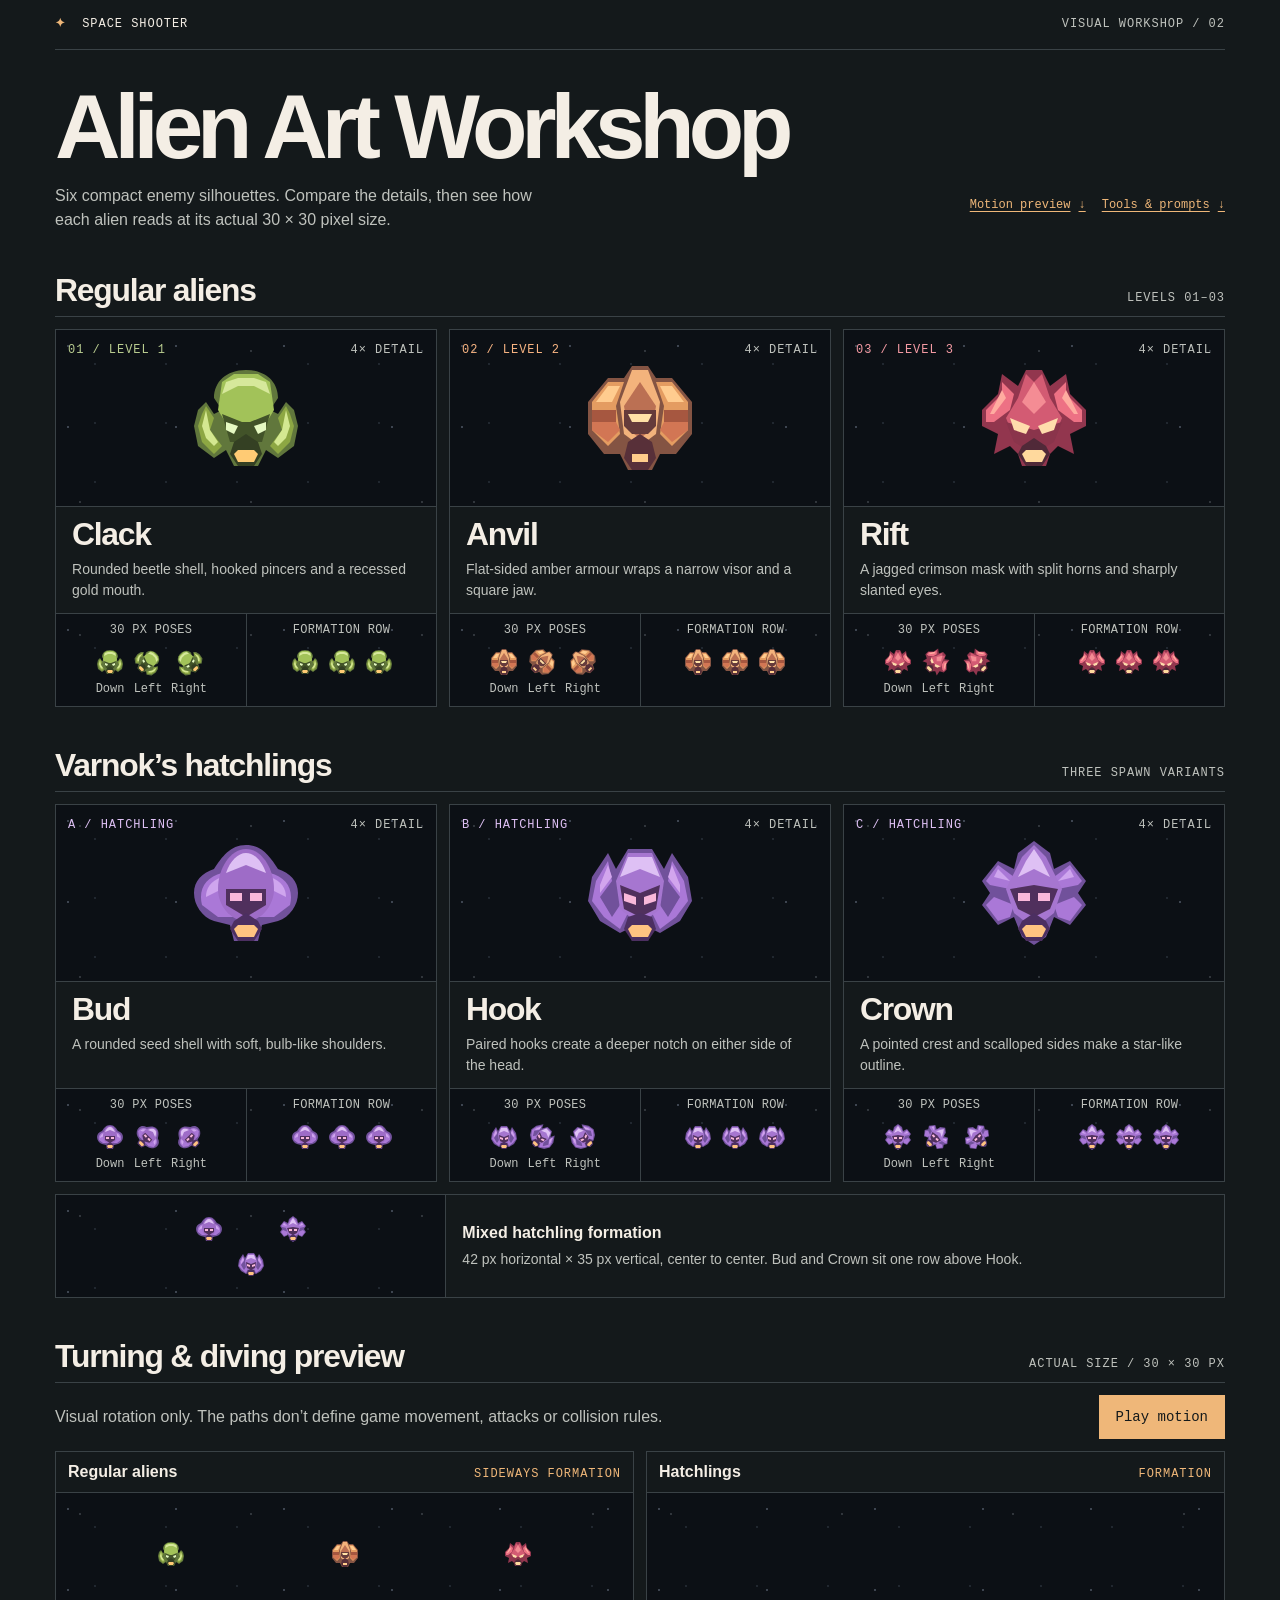
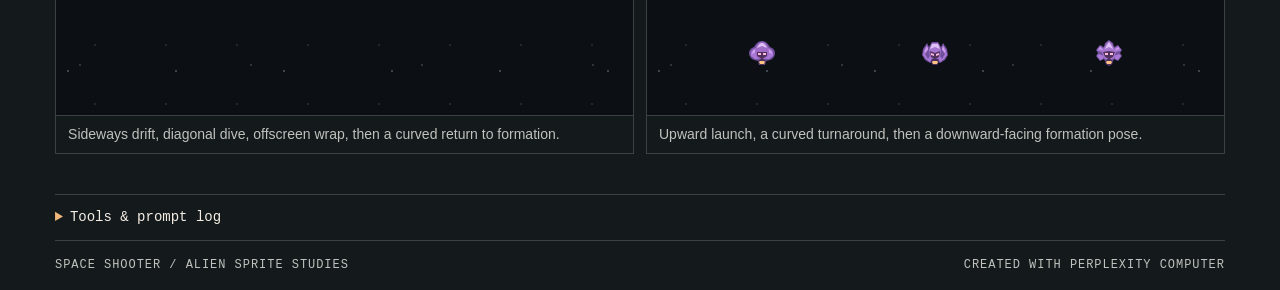
<file: alien-workshop/Alien Art Workshop (complete ZIP)/index.html>
<!doctype html>
<html lang="en">
<head>
  <meta charset="utf-8">
  <meta name="viewport" content="width=device-width, initial-scale=1">
  <meta name="theme-color" content="#14191b">
  <meta name="description" content="Six 30-pixel enemy sprite studies and a code-animated turning preview for Space Shooter.">
  <link rel="icon" href="data:,">
  <title>Alien Art Workshop | Space Shooter</title>
  <link rel="stylesheet" href="./base.css">
  <link rel="stylesheet" href="./style.css">
  <script src="./motion.js" defer></script>
</head>
<body>
  <a class="skip" href="#specimens">Skip to alien designs</a>
  <header class="wrap masthead">
    <div class="mastline"><span><b aria-hidden="true">✦</b> Space Shooter</span><span>Visual workshop / 02</span></div>
    <div class="introduction">
      <div>
        <h1>Alien Art Workshop</h1>
        <p>Six compact enemy silhouettes. Compare the details, then see how each alien reads at its actual 30 × 30 pixel size.</p>
      </div>
      <nav aria-label="Workshop sections"><a href="#preview">Motion preview <span aria-hidden="true">↓</span></a><a href="#log">Tools &amp; prompts <span aria-hidden="true">↓</span></a></nav>
    </div>
  </header>

  <main class="wrap" id="specimens">
    <section aria-labelledby="regular-title" class="collection">
      <div class="section-line"><h2 id="regular-title">Regular aliens</h2><span>Levels 01–03</span></div>
      <div class="specimens">
        <article class="specimen clack" aria-labelledby="clack">
          <figure class="portrait space"><span class="index">01 / Level 1</span><img src="./assets/level-1-clack.svg" width="120" height="120" alt="Lime beetle-like alien with pincers, a rounded shell and a gold lower-center mouth."><figcaption>4× detail</figcaption></figure>
          <div class="identity"><h3 id="clack">Clack</h3><p>Rounded beetle shell, hooked pincers and a recessed gold mouth.</p></div>
          <div class="checks space">
            <figure><figcaption>30 px poses</figcaption><div class="poses" aria-label="Downward, left dive and right dive"><span><img src="./assets/level-1-clack.svg" alt=""><small>Down</small></span><span><img class="left" src="./assets/level-1-clack.svg" alt=""><small>Left</small></span><span><img class="right" src="./assets/level-1-clack.svg" alt=""><small>Right</small></span></div></figure>
            <figure><figcaption>Formation row</figcaption><div class="row"><img src="./assets/level-1-clack.svg" alt=""><img src="./assets/level-1-clack.svg" alt=""><img src="./assets/level-1-clack.svg" alt=""></div></figure>
          </div>
        </article>
        <article class="specimen anvil" aria-labelledby="anvil">
          <figure class="portrait space"><span class="index">02 / Level 2</span><img src="./assets/level-2-anvil.svg" width="120" height="120" alt="Amber alien with a heavy hexagonal shell, layered side plates and a gold lower-center mouth."><figcaption>4× detail</figcaption></figure>
          <div class="identity"><h3 id="anvil">Anvil</h3><p>Flat-sided amber armour wraps a narrow visor and a square jaw.</p></div>
          <div class="checks space">
            <figure><figcaption>30 px poses</figcaption><div class="poses" aria-label="Downward, left dive and right dive"><span><img src="./assets/level-2-anvil.svg" alt=""><small>Down</small></span><span><img class="left" src="./assets/level-2-anvil.svg" alt=""><small>Left</small></span><span><img class="right" src="./assets/level-2-anvil.svg" alt=""><small>Right</small></span></div></figure>
            <figure><figcaption>Formation row</figcaption><div class="row"><img src="./assets/level-2-anvil.svg" alt=""><img src="./assets/level-2-anvil.svg" alt=""><img src="./assets/level-2-anvil.svg" alt=""></div></figure>
          </div>
        </article>
        <article class="specimen rift" aria-labelledby="rift">
          <figure class="portrait space"><span class="index">03 / Level 3</span><img src="./assets/level-3-rift.svg" width="120" height="120" alt="Crimson mask-like alien with jagged edges, slanted eyes and a lower-center mouth."><figcaption>4× detail</figcaption></figure>
          <div class="identity"><h3 id="rift">Rift</h3><p>A jagged crimson mask with split horns and sharply slanted eyes.</p></div>
          <div class="checks space">
            <figure><figcaption>30 px poses</figcaption><div class="poses" aria-label="Downward, left dive and right dive"><span><img src="./assets/level-3-rift.svg" alt=""><small>Down</small></span><span><img class="left" src="./assets/level-3-rift.svg" alt=""><small>Left</small></span><span><img class="right" src="./assets/level-3-rift.svg" alt=""><small>Right</small></span></div></figure>
            <figure><figcaption>Formation row</figcaption><div class="row"><img src="./assets/level-3-rift.svg" alt=""><img src="./assets/level-3-rift.svg" alt=""><img src="./assets/level-3-rift.svg" alt=""></div></figure>
          </div>
        </article>
      </div>
    </section>

    <section aria-labelledby="hatch-title" class="collection">
      <div class="section-line"><h2 id="hatch-title">Varnok’s hatchlings</h2><span>Three spawn variants</span></div>
      <div class="specimens">
        <article class="specimen hatch" aria-labelledby="bud">
          <figure class="portrait space"><span class="index">A / Hatchling</span><img src="./assets/hatchling-bud.svg" width="120" height="120" alt="Amethyst hatchling with a round shell, rounded side lobes and a gold lower-center mouth."><figcaption>4× detail</figcaption></figure>
          <div class="identity"><h3 id="bud">Bud</h3><p>A rounded seed shell with soft, bulb-like shoulders.</p></div>
          <div class="checks space">
            <figure><figcaption>30 px poses</figcaption><div class="poses" aria-label="Downward, left dive and right dive"><span><img src="./assets/hatchling-bud.svg" alt=""><small>Down</small></span><span><img class="left" src="./assets/hatchling-bud.svg" alt=""><small>Left</small></span><span><img class="right" src="./assets/hatchling-bud.svg" alt=""><small>Right</small></span></div></figure>
            <figure><figcaption>Formation row</figcaption><div class="row"><img src="./assets/hatchling-bud.svg" alt=""><img src="./assets/hatchling-bud.svg" alt=""><img src="./assets/hatchling-bud.svg" alt=""></div></figure>
          </div>
        </article>
        <article class="specimen hatch" aria-labelledby="hook">
          <figure class="portrait space"><span class="index">B / Hatchling</span><img src="./assets/hatchling-hook.svg" width="120" height="120" alt="Amethyst hatchling with two raised hooks, a notched silhouette and a gold lower-center mouth."><figcaption>4× detail</figcaption></figure>
          <div class="identity"><h3 id="hook">Hook</h3><p>Paired hooks create a deeper notch on either side of the head.</p></div>
          <div class="checks space">
            <figure><figcaption>30 px poses</figcaption><div class="poses" aria-label="Downward, left dive and right dive"><span><img src="./assets/hatchling-hook.svg" alt=""><small>Down</small></span><span><img class="left" src="./assets/hatchling-hook.svg" alt=""><small>Left</small></span><span><img class="right" src="./assets/hatchling-hook.svg" alt=""><small>Right</small></span></div></figure>
            <figure><figcaption>Formation row</figcaption><div class="row"><img src="./assets/hatchling-hook.svg" alt=""><img src="./assets/hatchling-hook.svg" alt=""><img src="./assets/hatchling-hook.svg" alt=""></div></figure>
          </div>
        </article>
        <article class="specimen hatch" aria-labelledby="crown">
          <figure class="portrait space"><span class="index">C / Hatchling</span><img src="./assets/hatchling-crown.svg" width="120" height="120" alt="Amethyst hatchling with a pointed crest, four scalloped side fins and a gold lower-center mouth."><figcaption>4× detail</figcaption></figure>
          <div class="identity"><h3 id="crown">Crown</h3><p>A pointed crest and scalloped sides make a star-like outline.</p></div>
          <div class="checks space">
            <figure><figcaption>30 px poses</figcaption><div class="poses" aria-label="Downward, left dive and right dive"><span><img src="./assets/hatchling-crown.svg" alt=""><small>Down</small></span><span><img class="left" src="./assets/hatchling-crown.svg" alt=""><small>Left</small></span><span><img class="right" src="./assets/hatchling-crown.svg" alt=""><small>Right</small></span></div></figure>
            <figure><figcaption>Formation row</figcaption><div class="row"><img src="./assets/hatchling-crown.svg" alt=""><img src="./assets/hatchling-crown.svg" alt=""><img src="./assets/hatchling-crown.svg" alt=""></div></figure>
          </div>
        </article>
      </div>

      <figure class="mixed">
        <div class="mixed-stage space" role="img" aria-label="Bud at top left, Hook lower in the center, and Crown at top right. Adjacent centers are 42 pixels apart horizontally, with a 35 pixel vertical step.">
          <img src="./assets/hatchling-bud.svg" alt="" style="--dx:-42px;--dy:34px">
          <img src="./assets/hatchling-hook.svg" alt="" style="--dx:0px;--dy:69px">
          <img src="./assets/hatchling-crown.svg" alt="" style="--dx:42px;--dy:34px">
        </div>
        <figcaption><strong>Mixed hatchling formation</strong><span>42 px horizontal × 35 px vertical, center to center. Bud and Crown sit one row above Hook.</span></figcaption>
      </figure>
    </section>

    <section id="preview" class="motion" aria-labelledby="motion-title">
      <div class="section-line"><h2 id="motion-title">Turning &amp; diving preview</h2><span>Actual size / 30 × 30 px</span></div>
      <div class="preview-bar"><p>Visual rotation only. The paths don’t define game movement, attacks or collision rules.</p><button type="button" id="toggle" disabled aria-controls="regular-stage hatch-stage">Play motion</button></div>
      <noscript><p class="no-script">Enable JavaScript for the motion preview. The static comparisons still work.</p></noscript>
      <div class="lanes">
        <figure class="lane">
          <figcaption><h3>Regular aliens</h3><span id="regular-phase">Formation</span></figcaption>
          <div class="stage space" id="regular-stage" aria-hidden="true">
            <img src="./assets/level-1-clack.svg" alt="" style="--slot:20%;--rest:61px">
            <img src="./assets/level-2-anvil.svg" alt="" style="--slot:50%;--rest:61px">
            <img src="./assets/level-3-rift.svg" alt="" style="--slot:80%;--rest:61px">
          </div>
          <p>Sideways drift, diagonal dive, offscreen wrap, then a curved return to formation.</p>
        </figure>
        <figure class="lane">
          <figcaption><h3>Hatchlings</h3><span id="hatch-phase">Formation</span></figcaption>
          <div class="stage space" id="hatch-stage" aria-hidden="true">
            <img src="./assets/hatchling-bud.svg" alt="" style="--slot:20%;--rest:160px">
            <img src="./assets/hatchling-hook.svg" alt="" style="--slot:50%;--rest:160px">
            <img src="./assets/hatchling-crown.svg" alt="" style="--slot:80%;--rest:160px">
          </div>
          <p>Upward launch, a curved turnaround, then a downward-facing formation pose.</p>
        </figure>
      </div>
    </section>

    <details id="log" class="log">
      <summary>Tools &amp; prompt log</summary>
      <div><p>Perplexity Computer drew the six SVGs directly, using Kestrel and Vesper as visual references. HTML and CSS provide the comparisons; vanilla JavaScript rotates the same SVGs along preview paths. No image or video generator was used.</p><p>The complete workshop ZIP also includes the <a href="./Tools-and-prompt-log.md" target="_blank" rel="noopener noreferrer">full prompt and production log</a>.</p></div>
    </details>
  </main>
  <footer class="wrap footer"><span>Space Shooter / Alien sprite studies</span><span>Created with Perplexity Computer</span></footer>
</body>
</html>
</file>
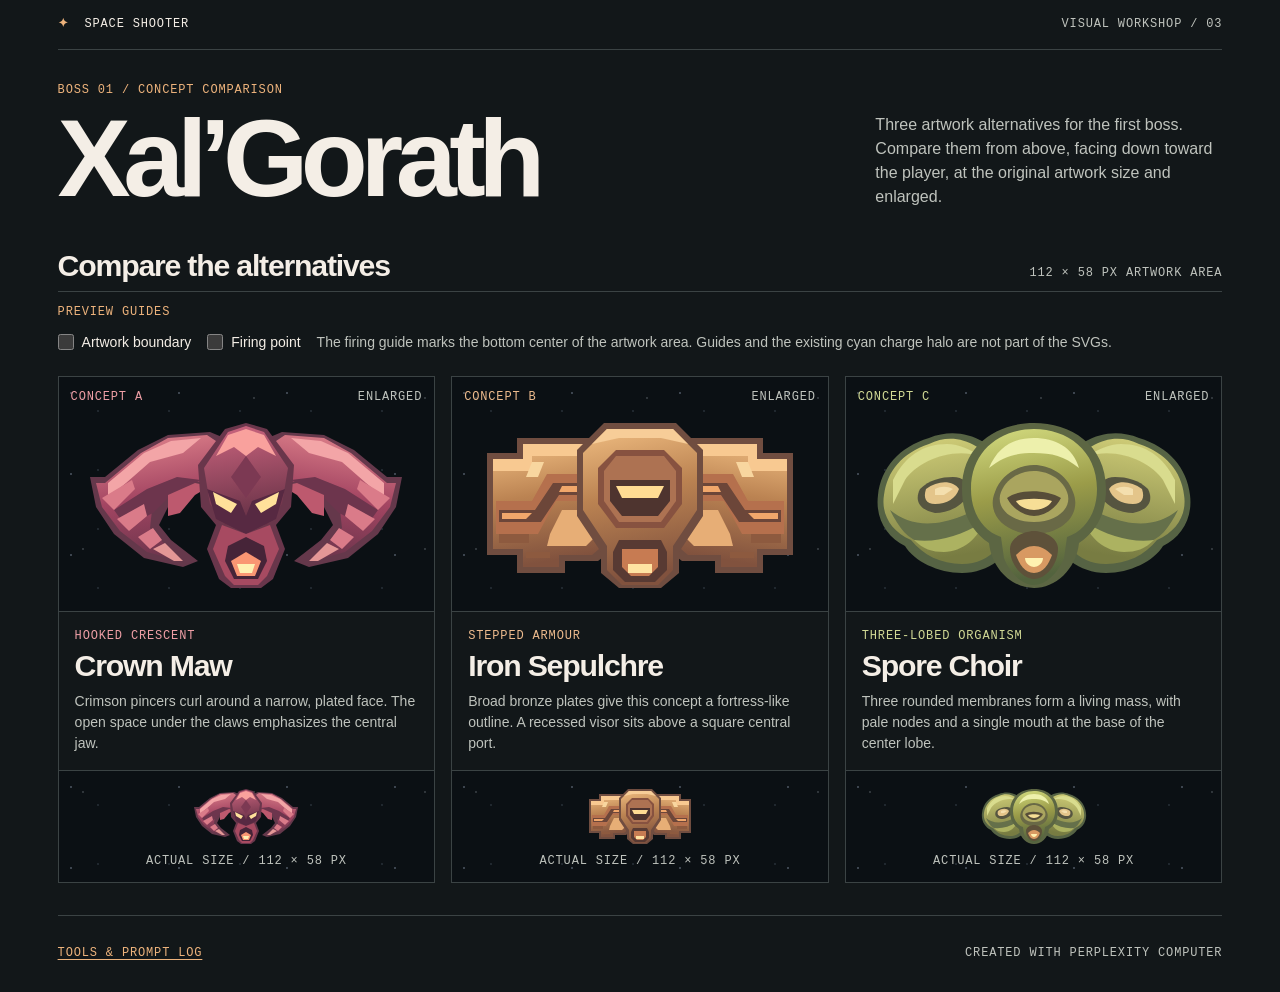
<file: boss-workshop/Xal’Gorath Boss Art Workshop/index.html>
<!doctype html>
<html lang="en">
<head>
  <meta charset="utf-8">
  <meta name="viewport" content="width=device-width,initial-scale=1">
  <meta name="theme-color" content="#121719">
  <meta name="description" content="Three artwork alternatives for Xal’Gorath, the first boss of Space Shooter.">
  <link rel="icon" href="data:,">
  <link rel="stylesheet" href="./base.css">
  <link rel="stylesheet" href="./style.css">
  <title>Xal’Gorath | Boss Art Workshop</title>
</head>
<body>
  <a class="skip" href="#workshop">Skip to comparison</a>
  <header class="wrap">
    <div class="mast"><span><b aria-hidden="true">✦</b> Space Shooter</span><span>Visual workshop / 03</span></div>
    <div class="heading">
      <div><p class="eyebrow">Boss 01 / Concept comparison</p><h1>Xal’Gorath</h1></div>
      <p>Three artwork alternatives for the first boss. Compare them from above, facing down toward the player, at the original artwork size and enlarged.</p>
    </div>
  </header>
  <main class="wrap" id="workshop">
    <section aria-labelledby="comparison">
      <div class="section-line"><h2 id="comparison">Compare the alternatives</h2><span>112 × 58 px artwork area</span></div>
      <fieldset class="guides">
        <legend>Preview guides</legend>
        <div class="guide-options">
          <label><input id="bounds" type="checkbox"> Artwork boundary</label>
          <label><input id="firing" type="checkbox"> Firing point</label>
        </div>
        <p>The firing guide marks the bottom center of the artwork area. Guides and the existing cyan charge halo are not part of the SVGs.</p>
      </fieldset>
      <div class="plates">
        <article class="plate maw" aria-labelledby="maw">
          <figure class="large space">
            <figcaption><span>Concept A</span><span>Enlarged</span></figcaption>
            <div class="art"><img src="./assets/crown-maw.svg" width="112" height="58" alt="Downward-facing crimson boss with hooked claws, a plated crest, and a pale lower-center mouth."><span class="pin" aria-hidden="true"></span></div>
          </figure>
          <div class="identity"><p class="profile">Hooked crescent</p><h3 id="maw">Crown Maw</h3><p>Crimson pincers curl around a narrow, plated face. The open space under the claws emphasizes the central jaw.</p></div>
          <figure class="native space" aria-label="Crown Maw displayed at actual size">
            <div class="art"><img src="./assets/crown-maw.svg" width="112" height="58" alt=""><span class="pin" aria-hidden="true"></span></div>
            <figcaption>Actual size / 112 × 58 px</figcaption>
          </figure>
        </article>
        <article class="plate iron" aria-labelledby="iron">
          <figure class="large space">
            <figcaption><span>Concept B</span><span>Enlarged</span></figcaption>
            <div class="art"><img src="./assets/iron-sepulchre.svg" width="112" height="58" alt="Downward-facing bronze boss with straight sides, stepped armour and a rectangular lower-center port."><span class="pin" aria-hidden="true"></span></div>
          </figure>
          <div class="identity"><p class="profile">Stepped armour</p><h3 id="iron">Iron Sepulchre</h3><p>Broad bronze plates give this concept a fortress-like outline. A recessed visor sits above a square central port.</p></div>
          <figure class="native space" aria-label="Iron Sepulchre displayed at actual size">
            <div class="art"><img src="./assets/iron-sepulchre.svg" width="112" height="58" alt=""><span class="pin" aria-hidden="true"></span></div>
            <figcaption>Actual size / 112 × 58 px</figcaption>
          </figure>
        </article>
        <article class="plate spore" aria-labelledby="spore">
          <figure class="large space">
            <figcaption><span>Concept C</span><span>Enlarged</span></figcaption>
            <div class="art"><img src="./assets/spore-choir.svg" width="112" height="58" alt="Downward-facing olive boss with three rounded lobes, ochre nodes and a lower-center mouth."><span class="pin" aria-hidden="true"></span></div>
          </figure>
          <div class="identity"><p class="profile">Three-lobed organism</p><h3 id="spore">Spore Choir</h3><p>Three rounded membranes form a living mass, with pale nodes and a single mouth at the base of the center lobe.</p></div>
          <figure class="native space" aria-label="Spore Choir displayed at actual size">
            <div class="art"><img src="./assets/spore-choir.svg" width="112" height="58" alt=""><span class="pin" aria-hidden="true"></span></div>
            <figcaption>Actual size / 112 × 58 px</figcaption>
          </figure>
        </article>
      </div>
    </section>
  </main>
  <footer class="wrap footer"><a href="./Tools-and-prompt-log.md" target="_blank" rel="noopener noreferrer">Tools &amp; prompt log</a><span>Created with Perplexity Computer</span></footer>
<script data-pplx-inline-edit>
(function () {
  if (window === window.top) return;

  const allowedParentOrigins = ["https://www.perplexity.ai","https://perplexity.ai","https://testing.perplexity.ai","https://staging.perplexity.ai","https://*.preview.i.perplexity.ai","http://perplexity.localhost","http://localhost:1420","http://127.0.0.1:1420","http://localhost:3000","http://127.0.0.1:3000","http://localhost:5173","http://127.0.0.1:5173"];
  const MAX_FONT_BYTES = 500 * 1024;
  const MAX_TOTAL_FONT_BYTES = 2 * 1024 * 1024;
  const DEFAULT_LINE_HEIGHT = 16;
  let scrollForwarding = false;
  let scrollRaf = 0;
  let trustedTopOrigin = null;

  // Allow entries like "https://*.preview.i.perplexity.ai" — the wildcard
  // matches a single DNS label (no dots), so "https://*.foo" cannot stretch
  // across multiple labels.
  function matchesAllowedOrigin(origin) {
    if (!origin) return false;
    for (const entry of allowedParentOrigins) {
      if (!entry.includes("*")) {
        if (entry === origin) return true;
        continue;
      }
      const pattern = new RegExp(
        "^" +
          entry.replace(/[.+?^${}()|[\]\\]/g, "\\$&").replace(/\*/g, "[^.]+") +
          "$",
      );
      if (pattern.test(origin)) return true;
    }
    return false;
  }

  // Trust decision: when the sender is same-origin-visible (event.origin is a
  // real origin like https://www.perplexity.ai) we trust event.origin directly.
  // When event.origin is "null" (opaque broker srcdoc), we fall back to the
  // broker's stamped `parentOrigin` to identify the top window. The fallback
  // is claim-only — we rely on the browser's native `targetOrigin` enforcement
  // on the response path (see postToTrustedTop) to ensure replies can't be
  // delivered to anyone but the actual top window of that claimed origin.
  function getTrustedParentOrigin(event) {
    const forwardedParentOrigin =
      typeof event.data.parentOrigin === "string" ? event.data.parentOrigin : null;
    const parentOrigin = event.origin === "null" ? forwardedParentOrigin : event.origin;
    return matchesAllowedOrigin(parentOrigin) ? parentOrigin : null;
  }

  // All responses go to window.top with targetOrigin = the allowlisted origin.
  // An attacker that iframes us inside their own null-origin broker can claim
  // any parentOrigin they like, but the browser will drop the reply whenever
  // the real top's origin doesn't match — so the screenshot never leaves.
  function postToTrustedTop(message) {
    if (!trustedTopOrigin) return;
    try {
      window.top.postMessage(message, trustedTopOrigin);
    } catch (_error) {}
  }

  const PICK_CAPABILITIES = ["pick"];
  const PICK_CHAIN_LENGTH = 4;
  const PICK_MAX_TEXT_CHARS = 120;
  const PICK_MAX_HTML_CHARS = 300;

  function truncate(value, maxChars) {
    return value.length > maxChars ? value.slice(0, maxChars - 1) + "…" : value;
  }

  function isPickableElement(element) {
    return (
      element instanceof Element &&
      element !== document.documentElement &&
      element !== document.body
    );
  }

  function resolvePickTarget(x, y) {
    if (!Number.isFinite(x) || !Number.isFinite(y)) return null;
    const element = document.elementFromPoint(x, y);
    return isPickableElement(element) ? element.closest("svg") || element : null;
  }

  function pickLabel(element) {
    if (element.id) return element.localName + "#" + element.id;
    return [element.localName].concat(Array.from(element.classList).slice(0, 2)).join(".");
  }

  // Only attributes that help find the element in source. data-* values and URL
  // query strings or fragments can carry tokens.
  const PICK_ATTRIBUTES = new Set([
    "id",
    "class",
    "name",
    "type",
    "role",
    "alt",
    "aria-label",
    "href",
    "src",
  ]);

  function pickAttributeValue(attribute) {
    return attribute.name === "href" || attribute.name === "src"
      ? attribute.value.split(/[?#]/)[0]
      : attribute.value;
  }

  function describePickElement(element) {
    const chain = [];
    for (
      let current = element;
      isPickableElement(current) && chain.length < PICK_CHAIN_LENGTH;
      current = current.parentElement
    ) {
      chain.unshift(current);
    }
    const attributes = Array.from(element.attributes)
      .filter((attribute) => PICK_ATTRIBUTES.has(attribute.name))
      .map((attribute) => ` ${attribute.name}="${pickAttributeValue(attribute).replace(/"/g, "&quot;")}"`)
      .join("");
    const text = (element.innerText || element.textContent || "").replace(/\s+/g, " ").trim();
    return {
      chain: chain.map(pickLabel),
      html: truncate(`<${element.localName}${attributes}>`, PICK_MAX_HTML_CHARS),
      text: text ? truncate(text, PICK_MAX_TEXT_CHARS) : undefined,
    };
  }

  // Hover asks once per frame, and innerText on a large section forces layout,
  // so only the rect is re-read while the pointer stays on the same element.
  // Clicks ask for fresh details since the page may have changed the element.
  let lastPick = null;

  function describePickTarget(element, fresh) {
    if (fresh || lastPick?.element !== element) {
      lastPick = { element, details: describePickElement(element) };
    }
    const rect = element.getBoundingClientRect();
    return {
      rect: { x: rect.left, y: rect.top, width: rect.width, height: rect.height },
      ...lastPick.details,
    };
  }

  function inlineAll(original, clone) {
    if (original.nodeType !== 1 || clone.nodeType !== 1) return;

    try {
      const computedStyle = getComputedStyle(original);
      // cssText on a computed style is the serialized declaration in modern
      // Chromium/Safari — a single read beats enumerating ~400 longhand
      // properties. Firefox returns "" here, so we fall back on empty.
      const serialized = computedStyle.cssText;
      if (serialized) {
        clone.style.cssText = serialized;
      } else {
        const parts = new Array(computedStyle.length);
        for (let index = 0; index < computedStyle.length; index += 1) {
          const property = computedStyle[index];
          parts[index] = `${property}:${computedStyle.getPropertyValue(property)};`;
        }
        clone.style.cssText = parts.join("");
      }
    } catch (_error) {}

    const originalChildren = original.children;
    const clonedChildren = clone.children;
    for (
      let index = 0;
      index < originalChildren.length && index < clonedChildren.length;
      index += 1
    ) {
      inlineAll(originalChildren[index], clonedChildren[index]);
    }
  }

  function extractFontUrl(srcValue) {
    const matches = [
      ...srcValue.matchAll(
        /url\(["']?([^"')]+)["']?\)(?:\s*format\(["']?([^"')]+)["']?\))?/gi,
      ),
    ];
    if (matches.length === 0) return null;
    const woff2 = matches.find((m) => m[2] && m[2].toLowerCase().includes("woff2"));
    if (woff2) return woff2[1];
    const woff = matches.find((m) => m[2] && m[2].toLowerCase().includes("woff"));
    if (woff) return woff[1];
    return matches[0][1];
  }

  // Cache resolved font URL -> data URI across captures. Fonts on a page
  // essentially never change, and a batch run emits multiple captures back to
  // back — without this we'd refetch + re-base64 every time.
  const fontDataUriCache = new Map();
  const SRC_DECLARATION_RE = /src\s*:\s*[^;}]+/i;

  async function fetchAsDataUri(url) {
    if (fontDataUriCache.has(url)) return fontDataUriCache.get(url);
    let dataUri = null;
    try {
      const response = await fetch(url, { mode: "cors", credentials: "omit" });
      if (response.ok) {
        const blob = await response.blob();
        if (blob.size <= MAX_FONT_BYTES) {
          dataUri = await new Promise((resolve) => {
            const reader = new FileReader();
            reader.onloadend = () =>
              resolve(typeof reader.result === "string" ? reader.result : null);
            reader.onerror = () => resolve(null);
            reader.readAsDataURL(blob);
          });
        }
      }
    } catch (_error) {
      dataUri = null;
    }
    fontDataUriCache.set(url, dataUri);
    return dataUri;
  }

  function collectFontFaceRuleTexts() {
    const rules = [];
    for (const sheet of document.styleSheets) {
      let cssRules;
      try {
        cssRules = sheet.cssRules;
      } catch (_error) {
        continue;
      }
      if (!cssRules) continue;
      for (const rule of cssRules) {
        const cssText = rule.cssText || "";
        if (cssText.startsWith("@font-face")) rules.push(cssText);
      }
    }
    return rules;
  }

  async function buildInlinedFontCss() {
    const ruleTexts = collectFontFaceRuleTexts();
    if (ruleTexts.length === 0) return null;

    const resolved = ruleTexts.map((cssText) => {
      if (!SRC_DECLARATION_RE.test(cssText)) return null;
      const srcMatch = cssText.match(/src\s*:\s*([^;}]+)[;}]/i);
      if (!srcMatch) return null;
      const url = extractFontUrl(srcMatch[1]);
      if (!url) return null;
      try {
        return { cssText, url: new URL(url, document.baseURI).href };
      } catch (_error) {
        return null;
      }
    });

    const dataUris = await Promise.all(
      resolved.map((entry) => (entry ? fetchAsDataUri(entry.url) : Promise.resolve(null))),
    );

    const inlined = [];
    let totalBytes = 0;
    for (let index = 0; index < resolved.length; index += 1) {
      const entry = resolved[index];
      const dataUri = dataUris[index];
      if (!entry || !dataUri) continue;
      const approxBytes = dataUri.length * 0.75;
      if (totalBytes + approxBytes > MAX_TOTAL_FONT_BYTES) break;
      totalBytes += approxBytes;
      inlined.push(entry.cssText.replace(SRC_DECLARATION_RE, `src: url("${dataUri}")`));
    }
    return inlined.length > 0 ? inlined.join("\n") : null;
  }

  function stripExternal(clone) {
    const images = clone.querySelectorAll("img");
    for (let index = 0; index < images.length; index += 1) {
      const src = images[index].getAttribute("src");
      if (src && !src.startsWith("data:")) images[index].removeAttribute("src");
    }

    const elements = clone.querySelectorAll("*");
    for (let index = 0; index < elements.length; index += 1) {
      const style = elements[index].style.cssText;
      if (style && style.includes("url(")) {
        elements[index].style.cssText = style.replace(
          /url\(["']?(?!data:)[^)"']*["']?\)/gi,
          "none",
        );
      }
    }
  }

  function emitScroll() {
    scrollRaf = 0;
    if (!scrollForwarding) return;
    postToTrustedTop({
      type: "INLINE_EDIT_SCROLL",
      scrollX: window.scrollX,
      scrollY: window.scrollY,
      capabilities: PICK_CAPABILITIES,
    });
  }

  window.addEventListener(
    "scroll",
    function () {
      if (!scrollForwarding || scrollRaf) return;
      scrollRaf = requestAnimationFrame(emitScroll);
    },
    { passive: true, capture: true },
  );

  async function handleCaptureRequest(event) {
    const requestId = event.data.requestId;
    const scrollX = window.scrollX;
    const scrollY = window.scrollY;
    const width = window.innerWidth;
    const height = window.innerHeight;

    function postResult(dataUrl) {
      postToTrustedTop({
        type: "INLINE_EDIT_SCREENSHOT_RESULT",
        requestId,
        dataUrl,
        scrollX,
        scrollY,
      });
    }

    try {
      // Wait for any pending web fonts to resolve so both inline metrics and
      // the @font-face inlining below see the same loaded faces.
      if (document.fonts && document.fonts.ready) {
        try {
          await document.fonts.ready;
        } catch (_error) {}
      }

      const clone = document.documentElement.cloneNode(true);
      inlineAll(document.documentElement, clone);

      const removedNodes = clone.querySelectorAll("script,link[rel=\"stylesheet\"],style");
      for (let index = 0; index < removedNodes.length; index += 1) {
        removedNodes[index].remove();
      }

      stripExternal(clone);

      // Re-embed web fonts as data-URI @font-face rules so the SVG rasterizer
      // can resolve them — external font URLs aren't fetched during
      // foreignObject rendering, which would otherwise force a fallback face
      // and change text metrics.
      const inlinedFontCss = await buildInlinedFontCss();
      if (inlinedFontCss) {
        const styleEl = document.createElement("style");
        styleEl.textContent = inlinedFontCss;
        const head = clone.querySelector("head");
        if (head) head.appendChild(styleEl);
        else clone.insertBefore(styleEl, clone.firstChild);
      }

      const html = new XMLSerializer().serializeToString(clone);
      const svg =
        `<svg xmlns="http://www.w3.org/2000/svg" width="${width}" height="${height}">` +
        '<foreignObject width="100%" height="100%">' +
        `<div xmlns="http://www.w3.org/1999/xhtml" style="width:${width}px;height:${height}px;overflow:hidden">` +
        `<div style="position:relative;left:-${scrollX}px;top:-${scrollY}px">` +
        html +
        "</div></div></foreignObject></svg>";
      const svgUrl = `data:image/svg+xml;charset=utf-8,${encodeURIComponent(svg)}`;
      const image = new Image();
      image.onload = function () {
        const canvas = document.createElement("canvas");
        canvas.width = width;
        canvas.height = height;
        canvas.getContext("2d").drawImage(image, 0, 0);
        postResult(canvas.toDataURL("image/png"));
      };
      image.onerror = function () {
        postResult(null);
      };
      image.src = svgUrl;
    } catch (_error) {
      postResult(null);
    }
  }

  window.addEventListener("message", function (event) {
    if (!event.data) return;
    // Only accept messages from the direct parent frame. Blocks sibling /
    // unrelated-window postMessage senders that could otherwise reach us.
    if (event.source !== window.parent) return;

    const trustedParentOrigin = getTrustedParentOrigin(event);
    if (!trustedParentOrigin) return;
    trustedTopOrigin = trustedParentOrigin;

    if (event.data.type === "INLINE_EDIT_PICK") {
      const element = resolvePickTarget(event.data.x, event.data.y);
      postToTrustedTop({
        type: "INLINE_EDIT_PICK_RESULT",
        seq: event.data.seq,
        target: element ? describePickTarget(element, event.data.fresh === true) : null,
      });
      return;
    }

    if (event.data.type === "INLINE_EDIT_SCROLL_START") {
      scrollForwarding = true;
      emitScroll();
      return;
    }

    if (event.data.type === "INLINE_EDIT_SCROLL_STOP") {
      scrollForwarding = false;
      if (scrollRaf) cancelAnimationFrame(scrollRaf);
      scrollRaf = 0;
      return;
    }

    if (event.data.type === "INLINE_EDIT_SCROLL_BY") {
      const { deltaX, deltaY, deltaMode } = event.data;
      if (!scrollForwarding || !Number.isFinite(deltaX) || !Number.isFinite(deltaY)) return;
      if (deltaMode !== 0 && deltaMode !== 1 && deltaMode !== 2) return;
      const lineHeight =
        parseFloat(getComputedStyle(document.documentElement).lineHeight) || DEFAULT_LINE_HEIGHT;
      const scaleX = deltaMode === 1 ? lineHeight : deltaMode === 2 ? window.innerWidth : 1;
      const scaleY = deltaMode === 1 ? lineHeight : deltaMode === 2 ? window.innerHeight : 1;
      // The selection overlay receives the wheel event instead of this iframe.
      // Instant scrolling preserves trackpad deltas even on smooth-scroll sites.
      window.scrollBy({ left: deltaX * scaleX, top: deltaY * scaleY, behavior: "instant" });
      emitScroll();
      return;
    }

    if (event.data.type !== "INLINE_EDIT_CAPTURE_REQUEST") return;

    handleCaptureRequest(event);
  });
})();


</script></body>
</html>
</file>
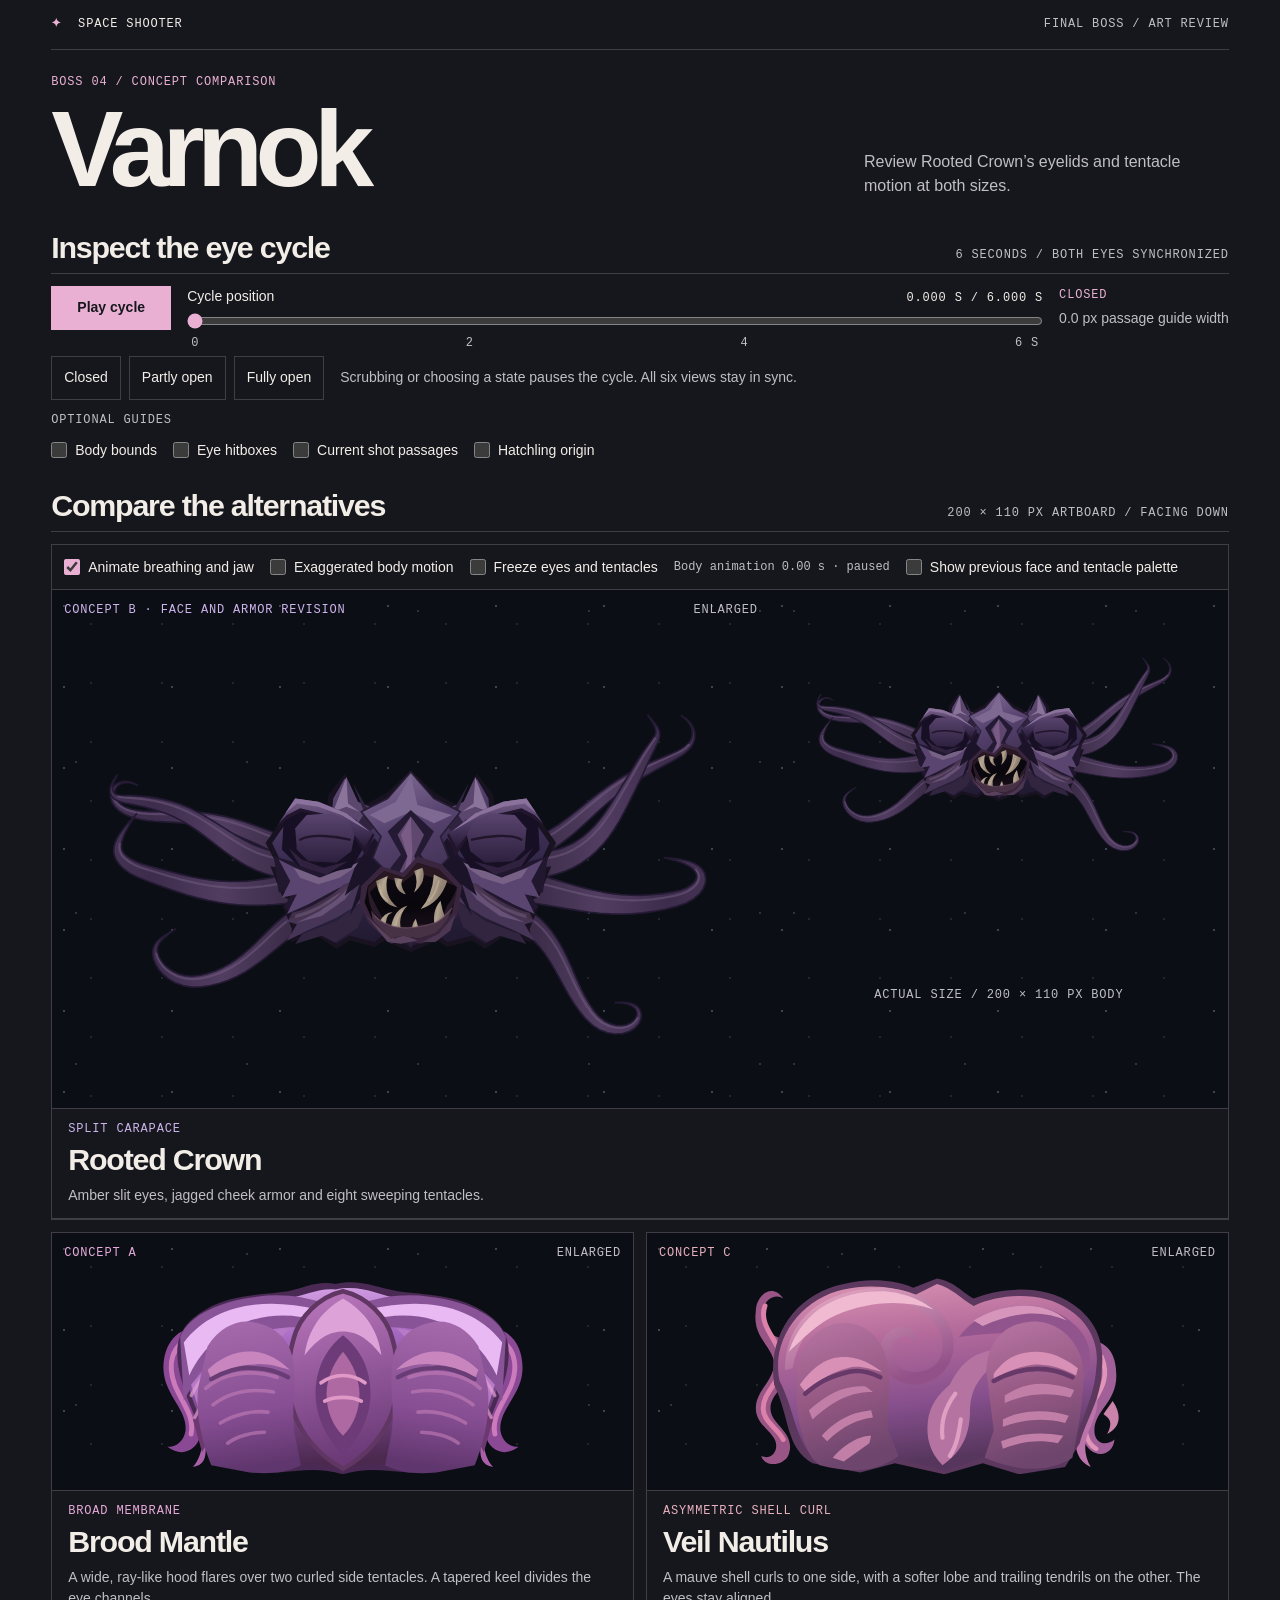
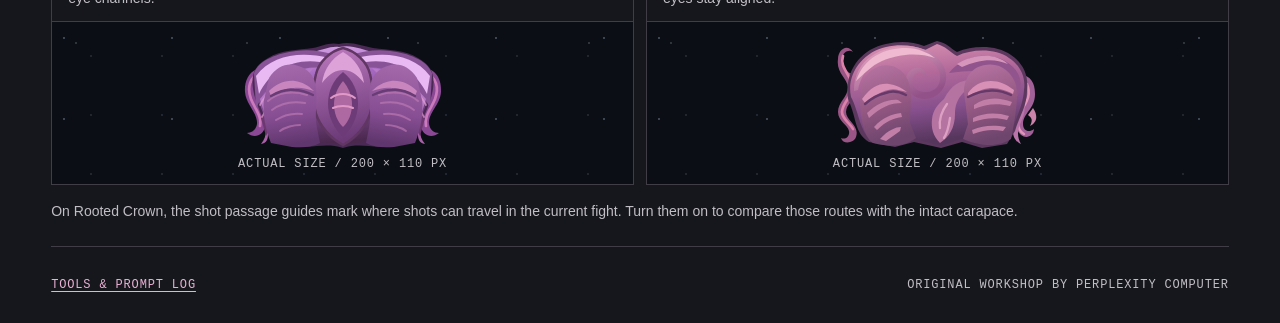
<file: finalboss-workshop/Varnok Artwork Workshop (complete ZIP)/index.html>
<!doctype html>
<html lang="en">
<head>
  <meta charset="utf-8">
  <meta name="viewport" content="width=device-width, initial-scale=1">
  <meta name="theme-color" content="#15171c">
  <meta name="description" content="Review the selected Rooted Crown revision and compare it with the original Varnok alternatives.">
  <link rel="icon" href="data:,">
  <link rel="stylesheet" href="./base.css">
  <link rel="stylesheet" href="./style.css">
  <script src="./geometry.js" defer></script>
  <script src="./artwork.js" defer></script>
  <script src="./workshop.js" defer></script>
  <title>Varnok | Final Boss Artwork Workshop</title>
</head>
<body>
  <a class="skip" href="#workshop">Skip to workshop</a>
  <header class="wrap">
    <div class="mast"><span><b aria-hidden="true">✦</b> Space Shooter</span><span>Final boss / Art review</span></div>
    <div class="heading">
      <div><p class="kicker">Boss 04 / Concept comparison</p><h1>Varnok</h1></div>
      <p>Review Rooted Crown’s eyelids and tentacle motion at both sizes.</p>
    </div>
  </header>

  <main class="wrap" id="workshop">
    <section class="controls" aria-labelledby="cycle-heading">
      <div class="section-line"><h2 id="cycle-heading">Inspect the eye cycle</h2><span>6 seconds / Both eyes synchronized</span></div>
      <div class="transport">
        <button type="button" id="play" disabled>Play cycle</button>
        <div class="scrub">
          <div class="scrub-top"><label for="timeline">Cycle position</label><output id="position" for="timeline" aria-live="off">0.000 s / 6.000 s</output></div>
          <input type="range" id="timeline" min="0" max="6000" step="1" value="0" disabled>
          <div class="ruler" aria-hidden="true"><span>0</span><span>2</span><span>4</span><span>6 s</span></div>
        </div>
        <div class="readout"><span id="phase">Closed</span><span id="aperture">0.0 px passage guide width</span></div>
      </div>
      <div class="presets" aria-label="Jump to a paused state">
        <button type="button" data-time="0" disabled>Closed</button>
        <button type="button" data-time="2250" disabled>Partly open</button>
        <button type="button" data-time="2500" disabled>Fully open</button>
        <p>Scrubbing or choosing a state pauses the cycle. All six views stay in sync.</p>
      </div>
      <fieldset class="guides">
        <legend>Optional guides</legend>
        <label><input type="checkbox" data-guide="bounds"> Body bounds</label>
        <label><input type="checkbox" data-guide="eyes"> Eye hitboxes</label>
        <label><input type="checkbox" data-guide="passages"> Current shot passages</label>
        <label><input type="checkbox" data-guide="origin"> Hatchling origin</label>
      </fieldset>
      <noscript><p>Enable JavaScript to composite the SVG layers and inspect the eye cycle.</p></noscript>
    </section>

    <section class="collection" aria-labelledby="concept-heading">
      <div class="section-line"><h2 id="concept-heading">Compare the alternatives</h2><span>200 × 110 px artboard / Facing down</span></div>
      <div class="plates">
        <article class="plate rooted" aria-labelledby="rooted">
          <div class="rooted-comparison">
            <label><input type="checkbox" id="rooted-body-motion" checked disabled> Animate breathing and jaw</label>
            <label><input type="checkbox" id="rooted-exaggerated" disabled> Exaggerated body motion</label>
            <label><input type="checkbox" id="rooted-freeze" disabled> Freeze eyes and tentacles</label>
            <output id="rooted-body-time" aria-live="off">Body animation 0.00 s · paused</output>
            <label><input type="checkbox" id="rooted-previous" disabled> Show previous face and tentacle palette</label>
          </div>
          <figure class="large space">
            <figcaption><span>Concept B · Face and armor revision</span><span>Enlarged</span></figcaption>
            <div class="rooted-stage"><div class="slot" data-concept="rooted-crown" data-alt="Rooted Crown with sharply angled brows, amber slit eyes, dark purple armor and four sweeping tentacles on each side."></div></div>
          </figure>
          <figure class="native space">
            <div class="rooted-stage"><div class="slot" data-concept="rooted-crown"></div></div>
            <figcaption>Actual size / 200 × 110 px body</figcaption>
          </figure>
          <div class="copy"><p class="kicker">Split carapace</p><h3 id="rooted">Rooted Crown</h3><p>Amber slit eyes, jagged cheek armor and eight sweeping tentacles.</p></div>
        </article>
        <article class="plate mantle" aria-labelledby="mantle">
          <figure class="large space"><figcaption><span>Concept A</span><span>Enlarged</span></figcaption><div class="slot" data-concept="brood-mantle" data-alt="Brood Mantle, a broad violet hood with curled outer tentacles and a tapered central keel."></div></figure>
          <div class="copy"><p class="kicker">Broad membrane</p><h3 id="mantle">Brood Mantle</h3><p>A wide, ray-like hood flares over two curled side tentacles. A tapered keel divides the eye channels.</p></div>
          <figure class="native space"><div class="slot" data-concept="brood-mantle"></div><figcaption>Actual size / 200 × 110 px</figcaption></figure>
        </article>
        <article class="plate veil" aria-labelledby="veil">
          <figure class="large space"><figcaption><span>Concept C</span><span>Enlarged</span></figcaption><div class="slot" data-concept="veil-nautilus" data-alt="Veil Nautilus, an asymmetric mauve organism with a shell-like curl on the left and trailing tendrils."></div></figure>
          <div class="copy"><p class="kicker">Asymmetric shell curl</p><h3 id="veil">Veil Nautilus</h3><p>A mauve shell curls to one side, with a softer lobe and trailing tendrils on the other. The eyes stay aligned.</p></div>
          <figure class="native space"><div class="slot" data-concept="veil-nautilus"></div><figcaption>Actual size / 200 × 110 px</figcaption></figure>
        </article>
      </div>
    </section>
    <p class="note">On Rooted Crown, the shot passage guides mark where shots can travel in the current fight. Turn them on to compare those routes with the intact carapace.</p>
  </main>
  <footer class="wrap footer"><a href="./Tools-and-prompt-log.md" target="_blank" rel="noopener noreferrer">Tools &amp; prompt log</a><span>Original workshop by Perplexity Computer</span></footer>
</body>
</html>
</file>
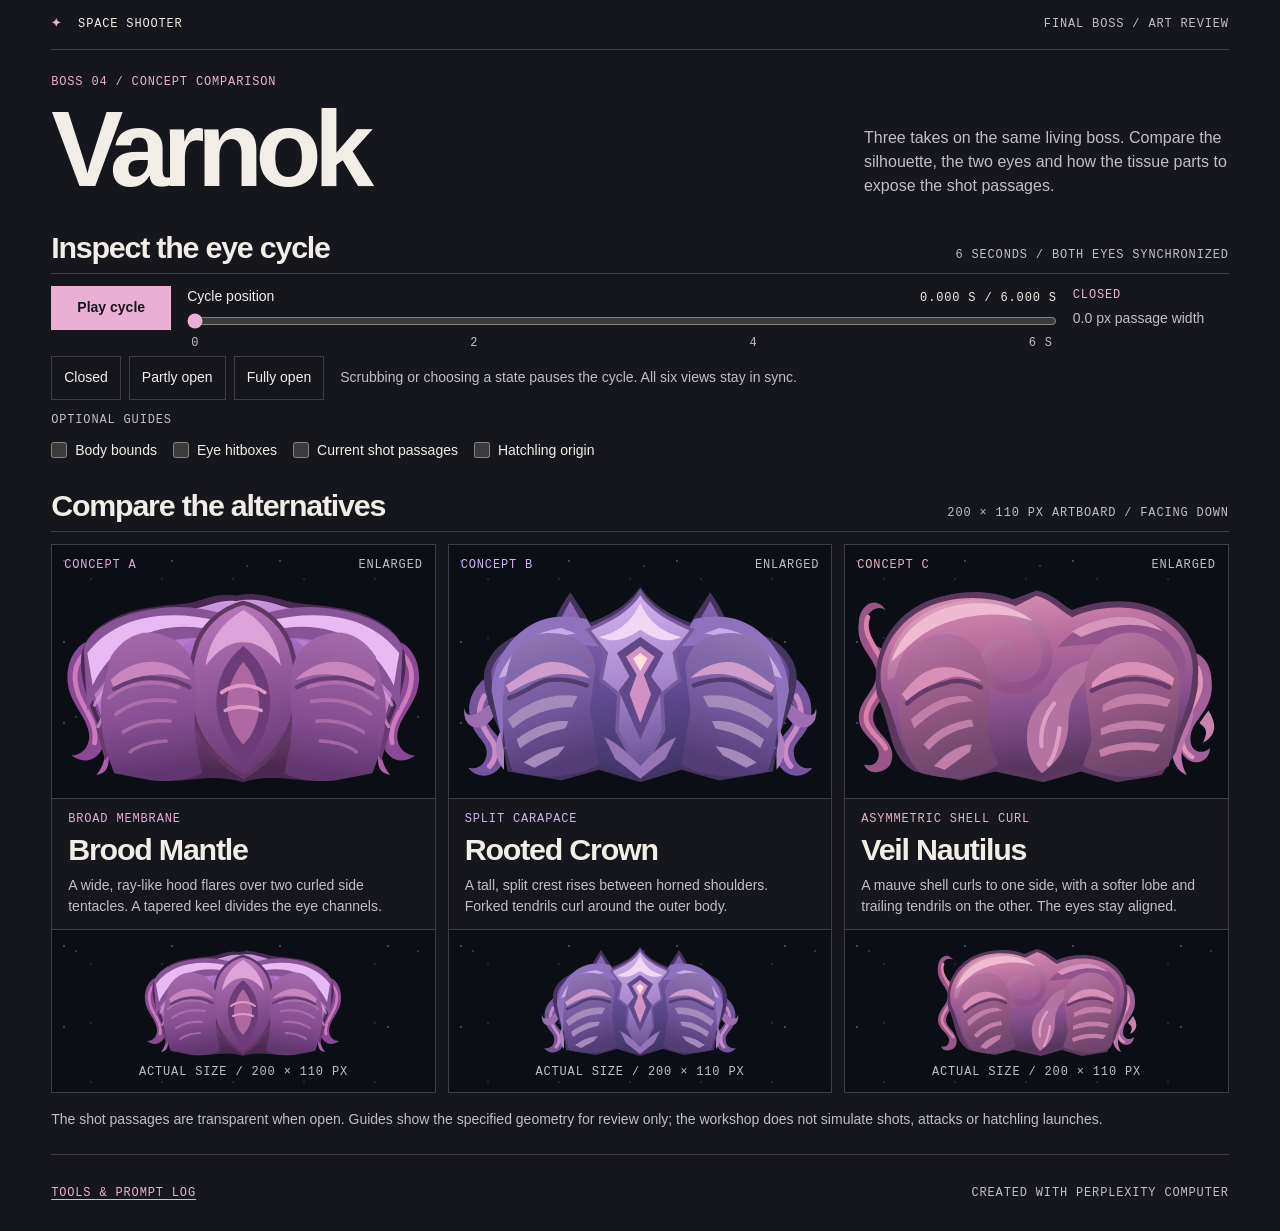
<file: finalboss-workshop/Varnok Artwork Workshop/index.html>
<!doctype html>
<html lang="en">
<head>
  <meta charset="utf-8">
  <meta name="viewport" content="width=device-width, initial-scale=1">
  <meta name="theme-color" content="#15171c">
  <meta name="description" content="Three Varnok concept alternatives with an exact six-second eye and shot-passage preview.">
  <link rel="icon" href="data:,">
  <link rel="stylesheet" href="./base.css">
  <link rel="stylesheet" href="./style.css">
  <script src="./geometry.js" defer></script>
  <script src="./workshop.js" defer></script>
  <title>Varnok | Final Boss Artwork Workshop</title>
</head>
<body>
  <a class="skip" href="#workshop">Skip to workshop</a>
  <header class="wrap">
    <div class="mast"><span><b aria-hidden="true">✦</b> Space Shooter</span><span>Final boss / Art review</span></div>
    <div class="heading">
      <div><p class="kicker">Boss 04 / Concept comparison</p><h1>Varnok</h1></div>
      <p>Three takes on the same living boss. Compare the silhouette, the two eyes and how the tissue parts to expose the shot passages.</p>
    </div>
  </header>

  <main class="wrap" id="workshop">
    <section class="controls" aria-labelledby="cycle-heading">
      <div class="section-line"><h2 id="cycle-heading">Inspect the eye cycle</h2><span>6 seconds / Both eyes synchronized</span></div>
      <div class="transport">
        <button type="button" id="play" disabled>Play cycle</button>
        <div class="scrub">
          <div class="scrub-top"><label for="timeline">Cycle position</label><output id="position" for="timeline" aria-live="off">0.000 s / 6.000 s</output></div>
          <input type="range" id="timeline" min="0" max="6000" step="1" value="0" disabled>
          <div class="ruler" aria-hidden="true"><span>0</span><span>2</span><span>4</span><span>6 s</span></div>
        </div>
        <div class="readout"><span id="phase">Closed</span><span id="aperture">0.0 px passage width</span></div>
      </div>
      <div class="presets" aria-label="Jump to a paused state">
        <button type="button" data-time="0" disabled>Closed</button>
        <button type="button" data-time="2250" disabled>Partly open</button>
        <button type="button" data-time="2500" disabled>Fully open</button>
        <p>Scrubbing or choosing a state pauses the cycle. All six views stay in sync.</p>
      </div>
      <fieldset class="guides">
        <legend>Optional guides</legend>
        <label><input type="checkbox" data-guide="bounds"> Body bounds</label>
        <label><input type="checkbox" data-guide="eyes"> Eye hitboxes</label>
        <label><input type="checkbox" data-guide="passages"> Current shot passages</label>
        <label><input type="checkbox" data-guide="origin"> Hatchling origin</label>
      </fieldset>
      <noscript><p>Enable JavaScript to composite the SVG layers and inspect the eye cycle.</p></noscript>
    </section>

    <section class="collection" aria-labelledby="concept-heading">
      <div class="section-line"><h2 id="concept-heading">Compare the alternatives</h2><span>200 × 110 px artboard / Facing down</span></div>
      <div class="plates">
        <article class="plate mantle" aria-labelledby="mantle">
          <figure class="large space"><figcaption><span>Concept A</span><span>Enlarged</span></figcaption><div class="slot" data-concept="brood-mantle" data-alt="Brood Mantle, a broad violet hood with curled outer tentacles and a tapered central keel."></div></figure>
          <div class="copy"><p class="kicker">Broad membrane</p><h3 id="mantle">Brood Mantle</h3><p>A wide, ray-like hood flares over two curled side tentacles. A tapered keel divides the eye channels.</p></div>
          <figure class="native space"><div class="slot" data-concept="brood-mantle"></div><figcaption>Actual size / 200 × 110 px</figcaption></figure>
        </article>
        <article class="plate rooted" aria-labelledby="rooted">
          <figure class="large space"><figcaption><span>Concept B</span><span>Enlarged</span></figcaption><div class="slot" data-concept="rooted-crown" data-alt="Rooted Crown, a tall lilac crest with split horns and forked tentacles."></div></figure>
          <div class="copy"><p class="kicker">Split carapace</p><h3 id="rooted">Rooted Crown</h3><p>A tall, split crest rises between horned shoulders. Forked tendrils curl around the outer body.</p></div>
          <figure class="native space"><div class="slot" data-concept="rooted-crown"></div><figcaption>Actual size / 200 × 110 px</figcaption></figure>
        </article>
        <article class="plate veil" aria-labelledby="veil">
          <figure class="large space"><figcaption><span>Concept C</span><span>Enlarged</span></figcaption><div class="slot" data-concept="veil-nautilus" data-alt="Veil Nautilus, an asymmetric mauve organism with a shell-like curl on the left and trailing tendrils."></div></figure>
          <div class="copy"><p class="kicker">Asymmetric shell curl</p><h3 id="veil">Veil Nautilus</h3><p>A mauve shell curls to one side, with a softer lobe and trailing tendrils on the other. The eyes stay aligned.</p></div>
          <figure class="native space"><div class="slot" data-concept="veil-nautilus"></div><figcaption>Actual size / 200 × 110 px</figcaption></figure>
        </article>
      </div>
    </section>
    <p class="note">The shot passages are transparent when open. Guides show the specified geometry for review only; the workshop does not simulate shots, attacks or hatchling launches.</p>
  </main>
  <footer class="wrap footer"><a href="./Tools-and-prompt-log.md" target="_blank" rel="noopener noreferrer">Tools &amp; prompt log</a><span>Created with Perplexity Computer</span></footer>
<script data-pplx-inline-edit>
(function () {
  if (window === window.top) return;

  const allowedParentOrigins = ["https://www.perplexity.ai","https://perplexity.ai","https://testing.perplexity.ai","https://staging.perplexity.ai","https://*.preview.i.perplexity.ai","http://perplexity.localhost","http://localhost:1420","http://127.0.0.1:1420","http://localhost:3000","http://127.0.0.1:3000","http://localhost:5173","http://127.0.0.1:5173"];
  const MAX_FONT_BYTES = 500 * 1024;
  const MAX_TOTAL_FONT_BYTES = 2 * 1024 * 1024;
  const DEFAULT_LINE_HEIGHT = 16;
  let scrollForwarding = false;
  let scrollRaf = 0;
  let trustedTopOrigin = null;

  // Allow entries like "https://*.preview.i.perplexity.ai" — the wildcard
  // matches a single DNS label (no dots), so "https://*.foo" cannot stretch
  // across multiple labels.
  function matchesAllowedOrigin(origin) {
    if (!origin) return false;
    for (const entry of allowedParentOrigins) {
      if (!entry.includes("*")) {
        if (entry === origin) return true;
        continue;
      }
      const pattern = new RegExp(
        "^" +
          entry.replace(/[.+?^${}()|[\]\\]/g, "\\$&").replace(/\*/g, "[^.]+") +
          "$",
      );
      if (pattern.test(origin)) return true;
    }
    return false;
  }

  // Trust decision: when the sender is same-origin-visible (event.origin is a
  // real origin like https://www.perplexity.ai) we trust event.origin directly.
  // When event.origin is "null" (opaque broker srcdoc), we fall back to the
  // broker's stamped `parentOrigin` to identify the top window. The fallback
  // is claim-only — we rely on the browser's native `targetOrigin` enforcement
  // on the response path (see postToTrustedTop) to ensure replies can't be
  // delivered to anyone but the actual top window of that claimed origin.
  function getTrustedParentOrigin(event) {
    const forwardedParentOrigin =
      typeof event.data.parentOrigin === "string" ? event.data.parentOrigin : null;
    const parentOrigin = event.origin === "null" ? forwardedParentOrigin : event.origin;
    return matchesAllowedOrigin(parentOrigin) ? parentOrigin : null;
  }

  // All responses go to window.top with targetOrigin = the allowlisted origin.
  // An attacker that iframes us inside their own null-origin broker can claim
  // any parentOrigin they like, but the browser will drop the reply whenever
  // the real top's origin doesn't match — so the screenshot never leaves.
  function postToTrustedTop(message) {
    if (!trustedTopOrigin) return;
    try {
      window.top.postMessage(message, trustedTopOrigin);
    } catch (_error) {}
  }

  const PICK_CAPABILITIES = ["pick"];
  const PICK_CHAIN_LENGTH = 4;
  const PICK_MAX_TEXT_CHARS = 120;
  const PICK_MAX_HTML_CHARS = 300;

  function truncate(value, maxChars) {
    return value.length > maxChars ? value.slice(0, maxChars - 1) + "…" : value;
  }

  function isPickableElement(element) {
    return (
      element instanceof Element &&
      element !== document.documentElement &&
      element !== document.body
    );
  }

  function resolvePickTarget(x, y) {
    if (!Number.isFinite(x) || !Number.isFinite(y)) return null;
    const element = document.elementFromPoint(x, y);
    return isPickableElement(element) ? element.closest("svg") || element : null;
  }

  function pickLabel(element) {
    if (element.id) return element.localName + "#" + element.id;
    return [element.localName].concat(Array.from(element.classList).slice(0, 2)).join(".");
  }

  // Only attributes that help find the element in source. data-* values and URL
  // query strings or fragments can carry tokens.
  const PICK_ATTRIBUTES = new Set([
    "id",
    "class",
    "name",
    "type",
    "role",
    "alt",
    "aria-label",
    "href",
    "src",
  ]);

  function pickAttributeValue(attribute) {
    return attribute.name === "href" || attribute.name === "src"
      ? attribute.value.split(/[?#]/)[0]
      : attribute.value;
  }

  function describePickElement(element) {
    const chain = [];
    for (
      let current = element;
      isPickableElement(current) && chain.length < PICK_CHAIN_LENGTH;
      current = current.parentElement
    ) {
      chain.unshift(current);
    }
    const attributes = Array.from(element.attributes)
      .filter((attribute) => PICK_ATTRIBUTES.has(attribute.name))
      .map((attribute) => ` ${attribute.name}="${pickAttributeValue(attribute).replace(/"/g, "&quot;")}"`)
      .join("");
    const text = (element.innerText || element.textContent || "").replace(/\s+/g, " ").trim();
    return {
      chain: chain.map(pickLabel),
      html: truncate(`<${element.localName}${attributes}>`, PICK_MAX_HTML_CHARS),
      text: text ? truncate(text, PICK_MAX_TEXT_CHARS) : undefined,
    };
  }

  // Hover asks once per frame, and innerText on a large section forces layout,
  // so only the rect is re-read while the pointer stays on the same element.
  // Clicks ask for fresh details since the page may have changed the element.
  let lastPick = null;

  function describePickTarget(element, fresh) {
    if (fresh || lastPick?.element !== element) {
      lastPick = { element, details: describePickElement(element) };
    }
    const rect = element.getBoundingClientRect();
    return {
      rect: { x: rect.left, y: rect.top, width: rect.width, height: rect.height },
      ...lastPick.details,
    };
  }

  function inlineAll(original, clone) {
    if (original.nodeType !== 1 || clone.nodeType !== 1) return;

    try {
      const computedStyle = getComputedStyle(original);
      // cssText on a computed style is the serialized declaration in modern
      // Chromium/Safari — a single read beats enumerating ~400 longhand
      // properties. Firefox returns "" here, so we fall back on empty.
      const serialized = computedStyle.cssText;
      if (serialized) {
        clone.style.cssText = serialized;
      } else {
        const parts = new Array(computedStyle.length);
        for (let index = 0; index < computedStyle.length; index += 1) {
          const property = computedStyle[index];
          parts[index] = `${property}:${computedStyle.getPropertyValue(property)};`;
        }
        clone.style.cssText = parts.join("");
      }
    } catch (_error) {}

    const originalChildren = original.children;
    const clonedChildren = clone.children;
    for (
      let index = 0;
      index < originalChildren.length && index < clonedChildren.length;
      index += 1
    ) {
      inlineAll(originalChildren[index], clonedChildren[index]);
    }
  }

  function extractFontUrl(srcValue) {
    const matches = [
      ...srcValue.matchAll(
        /url\(["']?([^"')]+)["']?\)(?:\s*format\(["']?([^"')]+)["']?\))?/gi,
      ),
    ];
    if (matches.length === 0) return null;
    const woff2 = matches.find((m) => m[2] && m[2].toLowerCase().includes("woff2"));
    if (woff2) return woff2[1];
    const woff = matches.find((m) => m[2] && m[2].toLowerCase().includes("woff"));
    if (woff) return woff[1];
    return matches[0][1];
  }

  // Cache resolved font URL -> data URI across captures. Fonts on a page
  // essentially never change, and a batch run emits multiple captures back to
  // back — without this we'd refetch + re-base64 every time.
  const fontDataUriCache = new Map();
  const SRC_DECLARATION_RE = /src\s*:\s*[^;}]+/i;

  async function fetchAsDataUri(url) {
    if (fontDataUriCache.has(url)) return fontDataUriCache.get(url);
    let dataUri = null;
    try {
      const response = await fetch(url, { mode: "cors", credentials: "omit" });
      if (response.ok) {
        const blob = await response.blob();
        if (blob.size <= MAX_FONT_BYTES) {
          dataUri = await new Promise((resolve) => {
            const reader = new FileReader();
            reader.onloadend = () =>
              resolve(typeof reader.result === "string" ? reader.result : null);
            reader.onerror = () => resolve(null);
            reader.readAsDataURL(blob);
          });
        }
      }
    } catch (_error) {
      dataUri = null;
    }
    fontDataUriCache.set(url, dataUri);
    return dataUri;
  }

  function collectFontFaceRuleTexts() {
    const rules = [];
    for (const sheet of document.styleSheets) {
      let cssRules;
      try {
        cssRules = sheet.cssRules;
      } catch (_error) {
        continue;
      }
      if (!cssRules) continue;
      for (const rule of cssRules) {
        const cssText = rule.cssText || "";
        if (cssText.startsWith("@font-face")) rules.push(cssText);
      }
    }
    return rules;
  }

  async function buildInlinedFontCss() {
    const ruleTexts = collectFontFaceRuleTexts();
    if (ruleTexts.length === 0) return null;

    const resolved = ruleTexts.map((cssText) => {
      if (!SRC_DECLARATION_RE.test(cssText)) return null;
      const srcMatch = cssText.match(/src\s*:\s*([^;}]+)[;}]/i);
      if (!srcMatch) return null;
      const url = extractFontUrl(srcMatch[1]);
      if (!url) return null;
      try {
        return { cssText, url: new URL(url, document.baseURI).href };
      } catch (_error) {
        return null;
      }
    });

    const dataUris = await Promise.all(
      resolved.map((entry) => (entry ? fetchAsDataUri(entry.url) : Promise.resolve(null))),
    );

    const inlined = [];
    let totalBytes = 0;
    for (let index = 0; index < resolved.length; index += 1) {
      const entry = resolved[index];
      const dataUri = dataUris[index];
      if (!entry || !dataUri) continue;
      const approxBytes = dataUri.length * 0.75;
      if (totalBytes + approxBytes > MAX_TOTAL_FONT_BYTES) break;
      totalBytes += approxBytes;
      inlined.push(entry.cssText.replace(SRC_DECLARATION_RE, `src: url("${dataUri}")`));
    }
    return inlined.length > 0 ? inlined.join("\n") : null;
  }

  function stripExternal(clone) {
    const images = clone.querySelectorAll("img");
    for (let index = 0; index < images.length; index += 1) {
      const src = images[index].getAttribute("src");
      if (src && !src.startsWith("data:")) images[index].removeAttribute("src");
    }

    const elements = clone.querySelectorAll("*");
    for (let index = 0; index < elements.length; index += 1) {
      const style = elements[index].style.cssText;
      if (style && style.includes("url(")) {
        elements[index].style.cssText = style.replace(
          /url\(["']?(?!data:)[^)"']*["']?\)/gi,
          "none",
        );
      }
    }
  }

  function emitScroll() {
    scrollRaf = 0;
    if (!scrollForwarding) return;
    postToTrustedTop({
      type: "INLINE_EDIT_SCROLL",
      scrollX: window.scrollX,
      scrollY: window.scrollY,
      capabilities: PICK_CAPABILITIES,
    });
  }

  window.addEventListener(
    "scroll",
    function () {
      if (!scrollForwarding || scrollRaf) return;
      scrollRaf = requestAnimationFrame(emitScroll);
    },
    { passive: true, capture: true },
  );

  async function handleCaptureRequest(event) {
    const requestId = event.data.requestId;
    const scrollX = window.scrollX;
    const scrollY = window.scrollY;
    const width = window.innerWidth;
    const height = window.innerHeight;

    function postResult(dataUrl) {
      postToTrustedTop({
        type: "INLINE_EDIT_SCREENSHOT_RESULT",
        requestId,
        dataUrl,
        scrollX,
        scrollY,
      });
    }

    try {
      // Wait for any pending web fonts to resolve so both inline metrics and
      // the @font-face inlining below see the same loaded faces.
      if (document.fonts && document.fonts.ready) {
        try {
          await document.fonts.ready;
        } catch (_error) {}
      }

      const clone = document.documentElement.cloneNode(true);
      inlineAll(document.documentElement, clone);

      const removedNodes = clone.querySelectorAll("script,link[rel=\"stylesheet\"],style");
      for (let index = 0; index < removedNodes.length; index += 1) {
        removedNodes[index].remove();
      }

      stripExternal(clone);

      // Re-embed web fonts as data-URI @font-face rules so the SVG rasterizer
      // can resolve them — external font URLs aren't fetched during
      // foreignObject rendering, which would otherwise force a fallback face
      // and change text metrics.
      const inlinedFontCss = await buildInlinedFontCss();
      if (inlinedFontCss) {
        const styleEl = document.createElement("style");
        styleEl.textContent = inlinedFontCss;
        const head = clone.querySelector("head");
        if (head) head.appendChild(styleEl);
        else clone.insertBefore(styleEl, clone.firstChild);
      }

      const html = new XMLSerializer().serializeToString(clone);
      const svg =
        `<svg xmlns="http://www.w3.org/2000/svg" width="${width}" height="${height}">` +
        '<foreignObject width="100%" height="100%">' +
        `<div xmlns="http://www.w3.org/1999/xhtml" style="width:${width}px;height:${height}px;overflow:hidden">` +
        `<div style="position:relative;left:-${scrollX}px;top:-${scrollY}px">` +
        html +
        "</div></div></foreignObject></svg>";
      const svgUrl = `data:image/svg+xml;charset=utf-8,${encodeURIComponent(svg)}`;
      const image = new Image();
      image.onload = function () {
        const canvas = document.createElement("canvas");
        canvas.width = width;
        canvas.height = height;
        canvas.getContext("2d").drawImage(image, 0, 0);
        postResult(canvas.toDataURL("image/png"));
      };
      image.onerror = function () {
        postResult(null);
      };
      image.src = svgUrl;
    } catch (_error) {
      postResult(null);
    }
  }

  window.addEventListener("message", function (event) {
    if (!event.data) return;
    // Only accept messages from the direct parent frame. Blocks sibling /
    // unrelated-window postMessage senders that could otherwise reach us.
    if (event.source !== window.parent) return;

    const trustedParentOrigin = getTrustedParentOrigin(event);
    if (!trustedParentOrigin) return;
    trustedTopOrigin = trustedParentOrigin;

    if (event.data.type === "INLINE_EDIT_PICK") {
      const element = resolvePickTarget(event.data.x, event.data.y);
      postToTrustedTop({
        type: "INLINE_EDIT_PICK_RESULT",
        seq: event.data.seq,
        target: element ? describePickTarget(element, event.data.fresh === true) : null,
      });
      return;
    }

    if (event.data.type === "INLINE_EDIT_SCROLL_START") {
      scrollForwarding = true;
      emitScroll();
      return;
    }

    if (event.data.type === "INLINE_EDIT_SCROLL_STOP") {
      scrollForwarding = false;
      if (scrollRaf) cancelAnimationFrame(scrollRaf);
      scrollRaf = 0;
      return;
    }

    if (event.data.type === "INLINE_EDIT_SCROLL_BY") {
      const { deltaX, deltaY, deltaMode } = event.data;
      if (!scrollForwarding || !Number.isFinite(deltaX) || !Number.isFinite(deltaY)) return;
      if (deltaMode !== 0 && deltaMode !== 1 && deltaMode !== 2) return;
      const lineHeight =
        parseFloat(getComputedStyle(document.documentElement).lineHeight) || DEFAULT_LINE_HEIGHT;
      const scaleX = deltaMode === 1 ? lineHeight : deltaMode === 2 ? window.innerWidth : 1;
      const scaleY = deltaMode === 1 ? lineHeight : deltaMode === 2 ? window.innerHeight : 1;
      // The selection overlay receives the wheel event instead of this iframe.
      // Instant scrolling preserves trackpad deltas even on smooth-scroll sites.
      window.scrollBy({ left: deltaX * scaleX, top: deltaY * scaleY, behavior: "instant" });
      emitScroll();
      return;
    }

    if (event.data.type !== "INLINE_EDIT_CAPTURE_REQUEST") return;

    handleCaptureRequest(event);
  });
})();


</script></body>
</html>
</file>
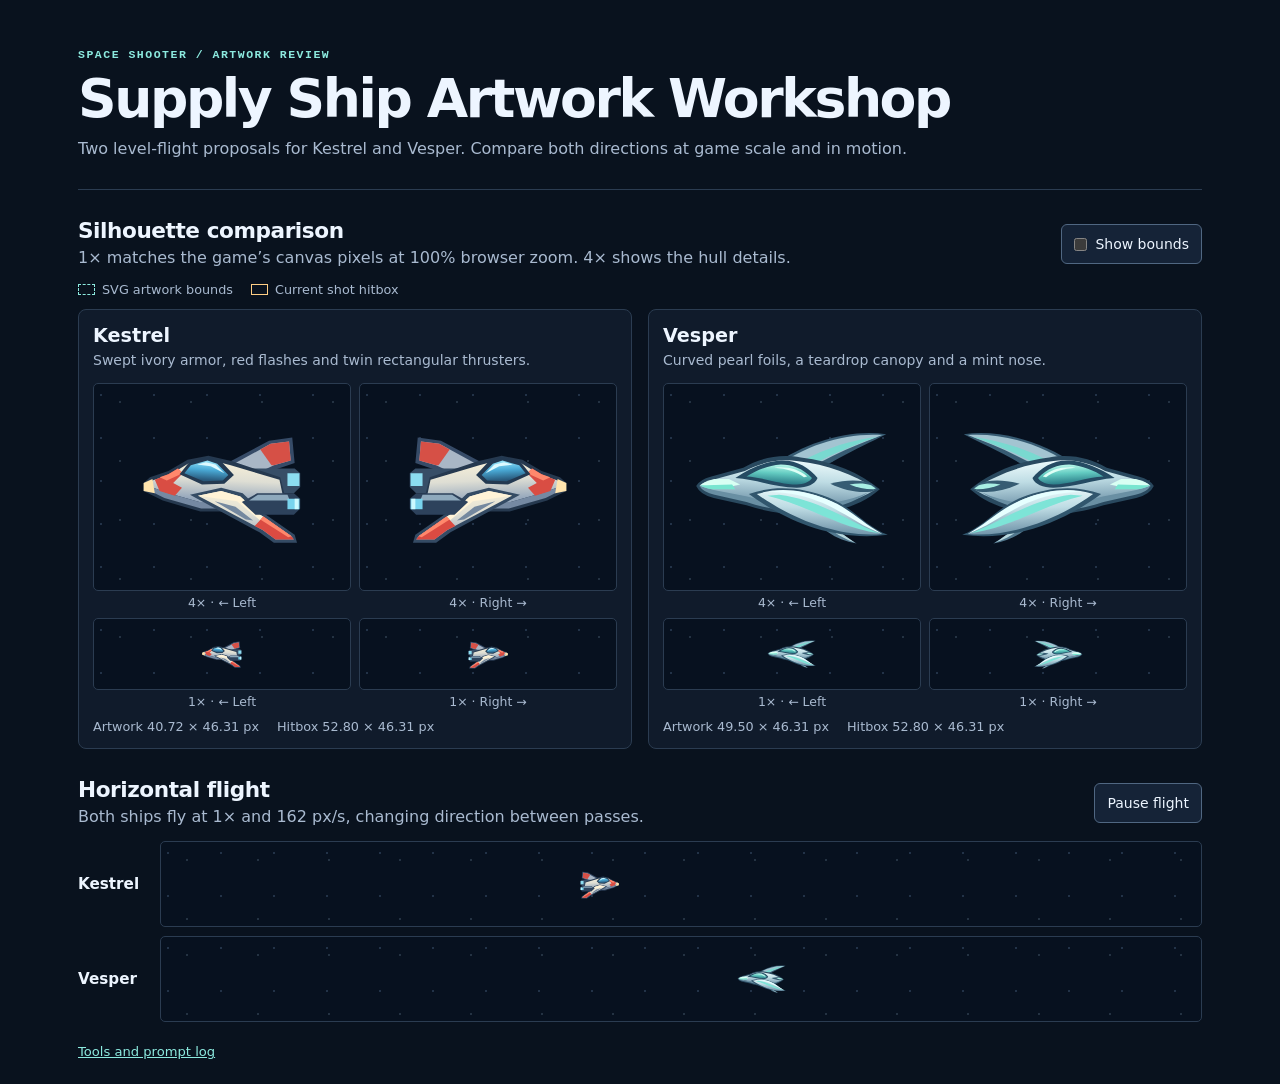
<file: supply-ship-workshop/level-flight/index.html>
<!doctype html>
<html lang="en">
<head>
  <meta charset="utf-8">
  <meta name="viewport" content="width=device-width, initial-scale=1">
  <meta name="theme-color" content="#09121e">
  <title>Supply Ship Artwork Workshop</title>
  <link rel="stylesheet" href="./style.css">
  <script src="./workshop.js" defer></script>
</head>
<body>
  <main>
    <header class="masthead">
      <p class="eyebrow">Space Shooter / Artwork review</p>
      <h1>Supply Ship Artwork Workshop</h1>
      <p>Two level-flight proposals for Kestrel and Vesper. Compare both directions at game scale and in motion.</p>
    </header>

    <section class="comparison" aria-labelledby="comparison-title">
      <div class="section-heading">
        <div>
          <h2 id="comparison-title">Silhouette comparison</h2>
          <p>1× matches the game’s canvas pixels at 100% browser zoom. 4× shows the hull details.</p>
        </div>
        <label class="control"><input id="show-bounds" type="checkbox"> Show bounds</label>
      </div>
      <div class="legend">
        <span><i class="swatch art-key" aria-hidden="true"></i> SVG artwork bounds</span>
        <span><i class="swatch hit-key" aria-hidden="true"></i> Current shot hitbox</span>
      </div>
      <div id="comparison-grid" class="comparison-grid"></div>
    </section>

    <section class="flight" aria-labelledby="flight-title">
      <div class="section-heading">
        <div>
          <h2 id="flight-title">Horizontal flight</h2>
          <p>Both ships fly at 1× and <span id="flight-speed"></span> px/s, changing direction between passes.</p>
        </div>
        <button id="flight-toggle" class="control" type="button">Pause flight</button>
      </div>
      <div id="flight-lanes" class="flight-lanes"></div>
    </section>
    <footer><a href="./Tools-and-prompt-log.md">Tools and prompt log</a></footer>
    <noscript><p>Enable JavaScript to view the ship previews.</p></noscript>
  </main>

  <template id="ship-card">
    <article class="ship-card">
      <header class="identity">
        <h3></h3>
        <p class="description"></p>
      </header>
      <div class="view-pair enlarged" role="group" aria-label="4× enlargement">
        <figure>
          <div class="space">
            <div class="ship faces-left"><img alt=""></div>
          </div>
          <figcaption>← Left</figcaption>
        </figure>
        <figure>
          <div class="space">
            <div class="ship"><img alt=""></div>
          </div>
          <figcaption>Right →</figcaption>
        </figure>
      </div>
      <div class="view-pair actual" role="group" aria-label="1× actual game size">
        <figure>
          <div class="space">
            <div class="ship faces-left"><img alt=""></div>
          </div>
          <figcaption>← Left</figcaption>
        </figure>
        <figure>
          <div class="space">
            <div class="ship"><img alt=""></div>
          </div>
          <figcaption>Right →</figcaption>
        </figure>
      </div>
      <p class="measurements">
        <span class="art-size"></span>
        <span class="hit-size"></span>
      </p>
    </article>
  </template>

  <template id="flight-lane">
    <div class="flight-lane">
      <h3></h3>
      <div class="space runway">
        <div class="ship"><img alt=""></div>
      </div>
    </div>
  </template>
</body>
</html>
</file>
<file: style.css>
@font-face {
  font-family: Firjar;
  src: url("Fonts/Firjar/static/Firjar-Bold.ttf") format("truetype");
  font-style: normal;
  font-weight: 700;
  font-display: swap;
}

* {
  box-sizing: border-box;
}

body {
  margin: 0;
  min-height: 100vh;
  display: grid;
  place-items: center;
  background:
    radial-gradient(circle at 15% 18%, rgba(67, 105, 155, 0.18), transparent 28rem),
    radial-gradient(circle at 85% 78%, rgba(46, 78, 120, 0.15), transparent 30rem),
    #050b15;
  color: #eaf2fc;
  font-family: Arial, Helvetica, sans-serif;
}

main {
  width: min(100%, 840px);
  padding: 20px;
  text-align: center;
}

.game-header {
  grid-area: 1 / 1;
  display: flex;
  align-items: center;
  justify-content: space-between;
  flex-wrap: wrap;
  gap: 8px 16px;
  margin-bottom: 10px;
  text-align: left;
}

.header-audio-controls {
  display: flex;
  flex-wrap: wrap;
  justify-content: flex-end;
  gap: 8px;
  margin-inline-start: auto;
}

.game-header h1 {
  margin: 0;
  color: #d9f6ff;
  font-size: clamp(1.5rem, 4vw, 2rem);
  letter-spacing: 0.035em;
  text-transform: uppercase;
}

p {
  margin: 0 0 16px;
  color: #a9bad0;
  font-size: 0.95rem;
  letter-spacing: 0.035em;
}

.status {
  grid-area: 2 / 1;
  display: flex;
  justify-content: space-between;
  align-items: center;
  margin: 0 0 10px;
  padding: 10px 14px;
  border: 1px solid #263a54;
  border-radius: 8px;
  background: #0c1726;
  color: #c8d8ea;
  font-size: 0.9rem;
  letter-spacing: 0.06em;
  text-transform: uppercase;
}

.status strong {
  margin-left: 5px;
  color: #83e4f6;
  font-size: 1.1rem;
  font-variant-numeric: tabular-nums;
}

canvas {
  display: block;
  width: 100%;
  height: auto;
  border: 1px solid #29405d;
  border-radius: 8px;
  background: #07111f;
  box-shadow: 0 16px 42px rgba(0, 0, 0, 0.35);
}

.game-stage {
  display: grid;
  grid-template-columns: minmax(0, 1fr);
  align-items: start;
}

.play-area {
  grid-area: 3 / 1;
  position: relative;
  min-width: 0;
}

.screen-overlay {
  position: absolute;
  inset: 0;
  display: grid;
  overflow: auto;
  padding: 20px;
}

.status[hidden],
.screen-overlay[hidden] {
  display: none;
}

.neon-panel {
  --edge: #21edff;
  --accent: #ff3bd4;
  --halo: #ff3bd480;
  width: min(100%, 640px);
  margin: auto;
  border: 2px solid transparent;
  border-radius: 16px;
  background:
    linear-gradient(#091123, #091123) padding-box,
    linear-gradient(125deg, var(--edge), var(--accent) 72%, var(--edge)) border-box;
  box-shadow: 0 0 12px var(--edge), 0 0 38px var(--halo), inset 0 0 22px var(--halo);
}

.neon-panel h2 {
  margin: 0 0 10px;
  color: #f1f7ff;
  font: 900 clamp(1.35rem, 4.5vw, 2.75rem) / 1.05 Arial, Helvetica, sans-serif;
  letter-spacing: 0.035em;
  text-transform: uppercase;
  text-shadow: 0 0 16px var(--halo);
}

.game-header h1,
#menu-title {
  font-family: Firjar, Arial, Helvetica, sans-serif;
  font-weight: 700;
  line-height: 1.12;
  overflow-wrap: anywhere;
}

#menu-title {
  font-size: clamp(1.25rem, 4.8vw, 2.75rem);
  letter-spacing: 0.02em;
}

.menu-panel {
  padding: 24px 20px 18px;
}

.menu-panel nav {
  position: relative;
}

.menu-controls,
.menu-help {
  width: min(100%, 300px);
  margin-inline: auto;
}

.menu-controls button {
  display: block;
  width: 100%;
}

.menu-help p {
  color: #d9e4fa;
}

.ship-options {
  display: grid;
  grid-template-columns: repeat(3, minmax(0, 1fr));
  gap: 8px;
  width: min(100%, 420px);
  margin-inline: auto;
}

.difficulty-options {
  min-width: 0;
  margin-top: 12px;
  padding: 0;
  border: 0;
}

.difficulty-options legend {
  margin-bottom: 6px;
  color: #d9f6ff;
  font-weight: bold;
}

.ship-option {
  display: grid;
  justify-items: center;
  gap: 6px;
  padding: 8px 4px;
  border: 1px solid #52677e;
  border-radius: 9px;
  background: #0a1529;
  color: #eff9ff;
  font-weight: bold;
  cursor: pointer;
}

.ship-option input {
  margin: 0;
  accent-color: var(--edge);
}

.ship-option img {
  width: min(100%, 72px);
  height: clamp(38px, 10vw, 72px);
  object-fit: contain;
}

.ship-option:hover,
.ship-option:has(:checked) {
  border-color: var(--edge);
}

.ship-option:has(:checked) {
  box-shadow: inset 0 0 12px #21edff55;
}

.menu-aliens {
  pointer-events: none;
}

.menu-aliens img {
  position: absolute;
  top: 18%;
  left: 3%;
  width: min(13%, 72px);
  filter: drop-shadow(0 0 10px var(--halo));
  animation: menu-drift 5s ease-in-out infinite alternate;
}

.menu-aliens img:nth-child(2) {
  top: 52%;
  left: 8%;
  animation-delay: -2s;
}

.menu-aliens img:nth-child(3),
.menu-aliens img:nth-child(4) {
  right: 3%;
  left: auto;
  animation-delay: -1s;
}

.menu-aliens img:nth-child(4) {
  top: 52%;
  right: 8%;
  animation-delay: -3s;
}

.menu-kestrel {
  display: block;
  width: 68px;
  height: auto;
  margin: 18px auto 0;
  filter: drop-shadow(0 0 12px #21edff99);
}

@keyframes menu-drift {
  from { transform: translate(-3px, -5px) rotate(-5deg); }
  to { transform: translate(3px, 5px) rotate(5deg); }
}

#result-overlay {
  background: #030610bd;
}

.varnok-dialogue-panel {
  width: min(100%, 460px);
  padding: 16px 20px;
  border-radius: 6px;
}

.varnok-dialogue-panel p {
  margin: 0;
  color: #f1f7ff;
  font-size: 1.05rem;
  line-height: 1.4;
}

.result-panel {
  --edge: #20eaff;
  --accent: #ffd354;
  --halo: #ffbc4580;
  overflow: hidden;
}

.result-panel[data-theme="victory"] {
  --edge: #ad6bff;
  --halo: #ad6bff96;
}

.result-panel[data-theme="loss"] {
  --edge: #ff2855;
  --accent: #ff77a9;
  --halo: #ff27549c;
  animation: loss-glow 1.8s ease-in-out infinite alternate;
}

@keyframes loss-glow {
  to { box-shadow: 0 0 24px var(--edge), 0 0 56px var(--halo), inset 0 0 32px var(--halo); }
}

.result-portrait {
  position: relative;
  height: clamp(76px, 23vw, 190px);
  display: grid;
  place-items: center;
  overflow: hidden;
  background: radial-gradient(ellipse at 50% 70%, var(--halo), #091123 72%);
}

.result-portrait::after {
  content: "";
  position: absolute;
  inset: auto 0 0;
  height: 36px;
  background: linear-gradient(transparent, #091123);
}

.result-portrait[hidden] {
  display: none;
}

.result-portrait img {
  width: min(82%, 420px);
  height: 100%;
  min-height: 0;
  object-fit: contain;
  filter: saturate(1.3) drop-shadow(0 0 14px var(--halo));
}

[data-theme="loss"] .result-portrait img {
  width: min(92%, 490px);
  height: 125%;
  opacity: 0.56;
  filter: grayscale(1) brightness(0.52) drop-shadow(0 0 19px var(--accent));
}

.result-copy {
  position: relative;
  width: min(100% - 24px, 540px);
  margin: -8px auto 8px;
  padding: 12px 12px 15px;
  border-radius: 12px;
  background: #091123;
}

.result-portrait[hidden] + .result-copy {
  margin-top: 0;
}

.result-copy h2 {
  color: var(--accent);
  text-wrap: balance;
}

.result-copy p {
  margin: 0 0 6px;
  color: #d9e4fa;
  line-height: 1.35;
  white-space: pre-line;
}

.result-copy p:empty,
#result-actions:empty {
  display: none;
}

#result-bonus {
  color: #ffe497;
  font-weight: bold;
}

#result-score {
  margin-bottom: 0;
  color: #f1f7ff;
  font-weight: bold;
  font-variant-numeric: tabular-nums;
}

#result-actions {
  padding: 6px 0 3px;
}

#result-actions > button {
  margin: 0;
}

.main-menu p:last-of-type {
  margin-bottom: 0;
}

.menu-controls button:first-child {
  margin-top: 0;
}

button {
  margin-top: 12px;
  padding: 10px 22px;
  border: 1px solid #83e4f6;
  border-radius: 6px;
  background: #17334a;
  color: #d9f6ff;
  font-size: 1rem;
  font-weight: bold;
  letter-spacing: 0.04em;
  cursor: pointer;
}

button:focus-visible {
  outline: 2px solid #ffffff;
  outline-offset: 3px;
}

button[hidden] {
  display: none;
}

button:where(.menu-panel *, #varnok-fight, #restart, #level-2, #level-3, #continue-to-credits) {
  --button-accent: var(--edge, #63eaff);
  --button-glow: 0 0 0 transparent;
  min-height: 44px;
  border-color: var(--button-accent);
  border-radius: 9px;
  background: #0a1529;
  color: #eff9ff;
  font-family: inherit;
  box-shadow: var(--button-glow);
  transition: transform 130ms ease, filter 130ms ease, box-shadow 130ms ease;
}

.header-audio-controls button {
  min-height: 34px;
  margin: 0;
  padding: 6px 10px;
  border: 1px solid #52677e;
  border-radius: 7px;
  background: #0d192d;
  color: #a9bed2;
  font-family: inherit;
  font-size: 0.875rem;
  line-height: 1.2;
  letter-spacing: 0;
}

.header-audio-controls button[aria-pressed="true"] {
  border-color: #63bbcf;
  background: #10253a;
  color: #a1eaf6;
}

.header-audio-controls button:hover {
  filter: brightness(1.15);
}

:is(#start-game, #start-selected-ship, #varnok-fight, #restart, #level-2, #level-3, #continue-to-credits) {
  --button-accent: #ffd354;
  --button-glow: 0 0 18px var(--button-accent);
  min-height: 52px;
  background: linear-gradient(115deg, var(--button-start, #fff19c), var(--button-end, #ffb43c));
  color: #170d1c;
  font-size: 1.1rem;
  font-weight: 900;
  text-transform: uppercase;
}

#start-game,
#start-selected-ship {
  --button-accent: #21edff;
  --button-start: #42faff;
  --button-end: #ff64d9;
}

[data-theme="loss"] #restart {
  --button-accent: #ff77a9;
  --button-start: #ff456d;
  --button-end: #ff9bc2;
}

button:where(.menu-panel *, #varnok-fight, #restart, #level-2, #level-3, #continue-to-credits):enabled:hover {
  filter: brightness(1.16);
  transform: translateY(-2px);
  box-shadow: var(--button-glow), 0 0 12px var(--button-accent);
}

button:where(.menu-panel *, #varnok-fight, #restart, #level-2, #level-3, #continue-to-credits):enabled:active {
  filter: brightness(0.96);
  transform: translateY(1px);
}

button:where(.menu-panel *, #varnok-fight, #restart, #level-2, #level-3, #continue-to-credits):focus-visible {
  outline: 2px solid var(--button-accent);
  box-shadow: var(--button-glow), 0 0 18px var(--button-accent);
}

.menu-audio-controls {
  display: grid;
  grid-template-columns: repeat(2, minmax(0, 1fr));
  gap: 8px;
  margin-top: 12px;
}

.menu-audio-controls button[aria-pressed] {
  --menu-audio-border: #5b738c;
  --menu-audio-text: #a9bed2;
  min-height: 42px;
  margin: 0;
  padding: 7px 4px;
  border: 1px solid var(--menu-audio-border);
  border-radius: 7px;
  background: #0d192d;
  color: var(--menu-audio-text);
  font-size: clamp(0.7rem, 3.5vw, 0.875rem);
  font-weight: 700;
  line-height: 1.2;
  letter-spacing: 0;
  box-shadow: none;
  filter: none;
  transform: none;
  transition: background-color 130ms ease;
}

.menu-audio-controls button[aria-pressed="true"] {
  --menu-audio-border: #63bbcf;
  --menu-audio-text: #8beaff;
}

.menu-audio-controls button[aria-pressed]:hover {
  background: #14243c;
}

.menu-audio-controls button[aria-pressed]:focus-visible {
  outline: 2px solid #def7ff;
  outline-offset: 3px;
}

@media (max-width: 900px) {
  .menu-aliens,
  .menu-kestrel {
    display: none;
  }
}

@media (max-width: 480px) {
  .screen-overlay {
    padding: 8px;
  }

  .menu-panel {
    padding: 8px 12px;
  }

  .menu-panel h2 {
    margin-bottom: 6px;
  }

  .menu-controls button {
    margin-top: 4px;
    padding: 8px 12px;
  }

  .menu-audio-controls {
    margin-top: 4px;
  }

  #start-game {
    min-height: 48px;
  }

  .result-portrait {
    height: 58px;
  }

  .result-copy {
    width: calc(100% - 12px);
    padding: 8px;
  }

  .result-copy p {
    font-size: 0.82rem;
  }
}

@media (prefers-reduced-motion: reduce) {
  .menu-aliens img,
  .result-panel[data-theme="loss"] {
    animation: none;
  }
}
</file>
<file: Background-Art-Workshop/base.css>
* { box-sizing: border-box; }
body, h1, h2, p, figure { margin: 0; }
button, select, input { font: inherit; }
img, canvas { display: block; }
[hidden] { display: none !important; }
:focus-visible { outline: 2px solid var(--accent); outline-offset: 3px; }
.skip { position: absolute; z-index: 2; top: var(--s2); left: var(--s4); padding: var(--s2) var(--s4); transform: translateY(-200%); background: var(--paper); color: var(--bg); }
.skip:focus { transform: none; }
</file>
<file: Background-Art-Workshop/style.css>
:root {
  color-scheme: dark;
  --bg: #141a20; --ink: #060c15; --paper: #f1f0ea; --muted: #b9c3ca;
  --accent: #aed8e3; --rule: #3a4853; --select-bg: #25333e;
  --mono: "SFMono-Regular", Consolas, "Liberation Mono", monospace;
  --sans: "Helvetica Neue", Arial, sans-serif;
  --xs: .75rem; --sm: .875rem; --base: 1rem; --sub: clamp(1.5rem, 1.26rem + .95vw, 2.22rem);
  --hero: clamp(2.6rem, 1.25rem + 5.2vw, 6.2rem);
  --s1: .25rem; --s2: .5rem; --s3: .75rem; --s4: 1rem; --s5: 1.25rem;
  --s6: 1.5rem; --s8: 2rem; --s10: 2.5rem; --s12: 3rem; --s16: 4rem;
}
body { background: var(--bg); color: var(--paper); font: var(--base)/1.5 var(--sans); }
.wrap { width: min(100% - 2 * clamp(var(--s4), 4.3vw, var(--s16)), 76rem); margin-inline: auto; }
.mast, .footer { display: flex; justify-content: space-between; flex-wrap: wrap; align-items: center; gap: var(--s2) var(--s4); }
.mast, .footer, .kicker, figcaption, .scene-buttons small { font: var(--xs)/1.4 var(--mono); letter-spacing: .07em; text-transform: uppercase; }
.mast { padding-block: var(--s4); border-bottom: 1px solid var(--rule); }
.dim, figcaption, .footer { color: var(--muted); }
.heading { padding-block: var(--s6) var(--s8); }
h1 { font-size: var(--hero); letter-spacing: -.065em; line-height: .98; }
.heading p { margin-top: var(--s3); max-width: 69ch; color: var(--muted); }
.layout { display: grid; grid-template-columns: minmax(0, 800px) minmax(13rem, 1fr); grid-template-areas: "view scenes" "view notes"; grid-template-rows: auto 1fr; align-items: start; gap: var(--s5) var(--s6); }
.viewer { grid-area: view; min-width: 0; }
.scenes { grid-area: scenes; min-width: 0; }
.notes { grid-area: notes; min-width: 0; }
.view-head { min-height: 68px; display: flex; flex-wrap: wrap; justify-content: space-between; align-items: center; gap: var(--s2) var(--s4); margin-bottom: var(--s3); }
.view-head h2 { font-size: var(--sub); line-height: 1.08; letter-spacing: -.035em; margin-top: var(--s1); }
.kicker { color: var(--accent); }
.controls { display: flex; align-items: center; flex-wrap: wrap; gap: 0 var(--s4); }
.toggle, .pick { display: inline-flex; align-items: center; gap: var(--s2); min-height: 44px; font-size: var(--sm); }
.toggle { cursor: pointer; }
.toggle input { accent-color: var(--accent); width: var(--s4); height: var(--s4); margin: 0; }
.pick select { background: var(--select-bg); color: var(--paper); min-height: 44px; border: 1px solid var(--rule); max-width: 100%; padding-inline: var(--s2); }
.stage { position: relative; width: 100%; aspect-ratio: 4 / 3; background: var(--ink); outline: 1px solid var(--rule); }
.stage > img, .stage > canvas { width: 100%; height: 100%; position: absolute; inset: 0; }
.viewer figcaption { display: flex; justify-content: space-between; flex-wrap: wrap; gap: var(--s1) var(--s3); padding-block: var(--s3) 0; }
.scenes h2, .notes h2 { font-size: var(--base); padding-block: var(--s2); border-bottom: 1px solid var(--rule); }
.scene-buttons { display: grid; gap: var(--s2); margin-top: var(--s3); }
.scene-buttons button { display: flex; align-items: center; gap: var(--s3); text-align: left; color: var(--paper); background: transparent; border: 1px solid var(--rule); min-width: 0; padding: var(--s1); min-height: 44px; cursor: pointer; }
.scene-buttons button:hover, .scene-buttons [aria-pressed="true"] { background: var(--select-bg); border-color: var(--accent); }
.scene-buttons img { flex: 0 0 auto; width: 72px; height: 54px; object-fit: cover; }
.scene-buttons span { min-width: 0; }
.scene-buttons small { display: block; color: var(--muted); letter-spacing: .025em; }
.scene-buttons [aria-pressed="true"] small { color: var(--accent); }
.scene-buttons strong { display: block; line-height: 1.23; font-size: var(--base); }
.notes p { margin-top: var(--s3); color: var(--muted); font-size: var(--sm); }
.overlay-note { padding: var(--s3) 0; border-top: 1px solid var(--rule); }
.overlay-note strong { color: var(--paper); }
.footer { margin-top: var(--s6); padding-block: var(--s2); border-top: 1px solid var(--rule); }
.footer a { display: inline-flex; align-items: center; min-height: 44px; color: var(--accent); text-underline-offset: 3px; }
.nojs { margin-top: var(--s3); color: var(--muted); }
@media (max-width: 57rem) {
  .layout { grid-template-columns: minmax(0, 1fr); grid-template-areas: "scenes" "view" "notes"; grid-template-rows: auto; }
  .scene-buttons { grid-template-columns: repeat(3, minmax(0, 1fr)); }
  .scene-buttons img { width: 54px; height: 40.5px; }
}
@media (max-width: 37rem) {
  .heading { padding-block: var(--s5) var(--s6); }
  .scene-buttons { grid-template-columns: repeat(2, minmax(0, 1fr)); }
  .scene-buttons button { gap: var(--s2); }
  .scene-buttons img { width: 40px; height: 30px; }
  .scene-buttons strong { font-size: var(--sm); }
  .scene-buttons small { font-size: var(--xs); }
  .view-head { align-items: start; gap: var(--s1); }
}
</file>
<file: background-workshop/style.css>
:root {
  color-scheme: dark;
  font-family: system-ui, sans-serif;
  color: #eff6fc;
  background: #0a1421;
  --muted: #a8bcd2;
  --line: #2e435b;
  --accent: #8ce6e5;
}

body { margin: 0; }
main { max-width: 960px; margin: 0 auto; padding: 30px clamp(14px, 4vw, 48px); }
h1, h2, p, figure { margin: 0; }
h1 { font-size: clamp(2rem, 5vw, 3.3rem); letter-spacing: -.045em; }
h2 { font-size: 1.14rem; letter-spacing: -.015em; }
p { color: var(--muted); line-height: 1.45; }
header p { margin-top: 4px; }

nav, .controls {
  display: flex;
  align-items: center;
  flex-wrap: wrap;
  gap: 8px;
}

nav { margin: 22px 0 15px; }
button, label {
  border: 1px solid #465f79;
  border-radius: 6px;
  padding: 8px 12px;
  color: inherit;
  background: #152338;
  font: inherit;
  font-size: .875rem;
  cursor: pointer;
}

button:hover, label:hover { background: #203650; }

button[aria-pressed="true"] {
  border-color: var(--accent);
  color: var(--accent);
  background: #153238;
}

button:focus-visible, label:focus-within, .viewport:focus-visible, a:focus-visible {
  outline: 2px solid var(--accent);
  outline-offset: 3px;
}

figcaption {
  padding: 12px 14px;
  display: flex;
  align-items: center;
  justify-content: space-between;
  flex-wrap: wrap;
  gap: 10px;
  border: 1px solid var(--line);
  border-radius: 8px 8px 0 0;
  background: #111e2e;
}

figcaption p { margin-top: 4px; font-size: .85rem; }

.controls label { display: inline-flex; align-items: center; gap: 7px; }
.controls input { accent-color: var(--accent); margin: 0; }

.viewport {
  padding: 12px;
  overflow-x: auto;
  border: 1px solid var(--line);
  border-top: 0;
  border-radius: 0 0 8px 8px;
  background: #08101b;
}

.stage { width: max-content; margin: 0 auto; }

canvas {
  display: block;
  border-radius: 5px;
  outline: 1px solid var(--line);
  background: #07111f;
}

.hud {
  display: flex;
  justify-content: space-between;
  padding: 10px 14px;
  margin-bottom: 10px;
  border: 1px solid #263a54;
  border-radius: 8px;
  background: #0c1726;
  color: #c8d8ea;
  font-size: .9rem;
  letter-spacing: .06em;
  text-transform: uppercase;
}

.hud[hidden] { display: none; }
.hud strong { margin-left: 5px; font-size: 1.1rem; color: #83e4f6; }
footer { margin-top: 13px; font-size: .85rem; }
a { color: var(--accent); }
</file>
<file: ship-workshop/base.css>
* { box-sizing: border-box; }
body, h1, h2, p, figure, blockquote { margin: 0; }
img { display: block; max-inline-size: 100%; block-size: auto; }
button, input { font: inherit; }
:focus-visible { outline: 2px solid var(--accent); outline-offset: 4px; }
.skip { position: absolute; top: var(--space-2); left: var(--space-2); translate: 0 -200%; z-index: 2; background: var(--paper); color: var(--surface); padding: var(--space-2) var(--space-4); }
.skip:focus { translate: 0; }
</file>
<file: ship-workshop/style.css>
:root {
  color-scheme: dark;
  --surface: #101417;
  --space-black: #0a0e13;
  --paper: #f3efe7;
  --muted: #b4b7b7;
  --line: #333b41;
  --accent: #efb37a;
  --font: "Helvetica Neue", Arial, sans-serif;
  --mono: "SFMono-Regular", Consolas, "Liberation Mono", monospace;
  --text-xs: .75rem;
  --text-sm: .875rem;
  --text-base: 1rem;
  --text-xl: clamp(1.65rem, 1.35rem + .9vw, 2.1rem);
  --text-hero: clamp(2.25rem, 1rem + 4.4vw, 4.75rem);
  --space-1: .25rem;
  --space-2: .5rem;
  --space-3: .75rem;
  --space-4: 1rem;
  --space-5: 1.25rem;
  --space-6: 1.5rem;
  --space-8: 2rem;
  --space-10: 2.5rem;
  --space-12: 3rem;
}
body { background: var(--surface); color: var(--paper); font-family: var(--font); font-size: var(--text-base); line-height: 1.5; }
.wrap { width: min(100% - 2 * clamp(var(--space-4), 4.8vw, 5rem), 80rem); margin-inline: auto; }
.nameplate, .plate-key, .footer { display: flex; justify-content: space-between; align-items: center; flex-wrap: wrap; column-gap: var(--space-2); }
.nameplate, .plate-key, .footer, .class, .specimen figcaption, .muzzle, .scale figcaption { font: 400 var(--text-xs)/1.4 var(--mono); letter-spacing: .095em; text-transform: uppercase; }
.nameplate { border-bottom: 1px solid var(--line); padding-block: var(--space-4); }
.project { color: var(--paper); font-weight: 700; }
.mark { margin-inline-end: var(--space-2); color: var(--accent); }
.edition, .plate-key, .footer { color: var(--muted); }
.masthead h1 { max-width: 20ch; margin-block: var(--space-6) var(--space-2); font-size: var(--text-hero); line-height: .99; letter-spacing: -.06em; font-weight: 750; }
.masthead p { max-width: 61ch; color: var(--muted); }
.plate-key { margin-block: var(--space-6) var(--space-2); }
.up { color: var(--accent); padding-inline-start: var(--space-1); }
.plates { display: grid; grid-template-columns: repeat(3, minmax(0, 1fr)); gap: var(--space-4); }
.plate { display: grid; grid-template-rows: auto 1fr auto; border: 1px solid var(--line); min-width: 0; --ship-accent: #f7a188; }
.bastion { --ship-accent: #efba84; }
.vesper { --ship-accent: #9bddd5; }
.space {
  background-color: var(--space-black);
  background-image: radial-gradient(circle at 14px 17px, #aabdd577 .7px, transparent 1px), radial-gradient(circle at 47px 29px, #cad6e547 .55px, transparent 1px), radial-gradient(circle at 21px 44px, #a3b5cd46 .55px, transparent 1px);
  background-size: 123px 107px, 153px 83px, 97px 59px;
}
.specimen { position: relative; min-height: 17rem; padding: var(--space-3); }
.specimen figcaption { position: absolute; inset: var(--space-3) var(--space-3) auto; display: flex; align-items: center; justify-content: space-between; color: var(--muted); }
.specimen figcaption span:first-child { color: var(--ship-accent); }
.specimen img { position: absolute; top: 3.55rem; left: 50%; translate: -50% 0; width: 11rem; }
.muzzle { position: absolute; z-index: 1; left: 50%; top: 1.8rem; translate: -50% 0; color: var(--paper); white-space: nowrap; letter-spacing: .035em; }
.muzzle::after { content: ""; display: block; width: 1px; height: var(--space-2); margin: 0 auto; background: var(--ship-accent); }
.identity { border-block: 1px solid var(--line); padding: var(--space-4); }
.class { display: block; color: var(--ship-accent); }
.identity h2 { font-size: var(--text-xl); letter-spacing: -.035em; line-height: 1.13; margin-block: var(--space-1) var(--space-2); }
.identity p { color: var(--muted); font-size: var(--text-sm); }
.scale { display: grid; grid-template-columns: repeat(3, minmax(0, 1fr)); background-position: 19px 7px, -16px 6px, 8px -12px; }
.scale figure { display: grid; grid-template-rows: 4.5rem auto; gap: var(--space-1); justify-items: center; align-items: center; padding: var(--space-1) 0 var(--space-2); }
.scale figure + figure { border-inline-start: 1px solid var(--line); }
.scale figcaption { color: var(--muted); text-transform: none; }
.scale img { max-inline-size: none; }
.size-note { margin-block: var(--space-3) var(--space-6); font-size: var(--text-sm); color: var(--muted); }
.log { border-block: 1px solid var(--line); }
.log summary { padding-block: var(--space-3); min-height: 44px; cursor: pointer; font-family: var(--mono); font-size: var(--text-sm); }
.log summary::marker { color: var(--accent); }
.log-body { max-width: 70ch; color: var(--muted); padding-block: var(--space-2) var(--space-6); }
.log-body h2 { font-size: var(--text-base); color: var(--paper); margin-block: var(--space-4) var(--space-2); }
.log-body blockquote { border-inline-start: 1px solid var(--line); padding-inline-start: var(--space-4); }
.log-body p + p { margin-top: var(--space-2); }
.footer { padding-block: var(--space-4); gap: var(--space-2); }
@media (max-width: 48rem) {
  .plates { grid-template-columns: 1fr; gap: var(--space-6); }
  .masthead h1 { max-width: 14ch; }
}
@media (max-width: 22rem) {
  .plate-key { row-gap: var(--space-1); }
}
</file>
<file: supply-ship-artwork-workshop/style.css>
:root {
  color-scheme: dark;
  --panel: #111e30;
  --line: #2b4058;
  --muted: #b2c3d4;
  --art-ink: #86e2ff;
  --hit-ink: #ffc080;
  --art-height: calc(49.5px * 232 / 248);
  --hit-width: 52.8px;
}

* { box-sizing: border-box; }
body {
  max-width: 1136px;
  margin: auto;
  padding: 34px clamp(12px, 4vw, 48px);
  background: #0c1523;
  color: #f2f6fb;
  font: 1rem/1.45 system-ui, sans-serif;
}
header { border-bottom: 1px solid var(--line); padding-bottom: 18px; }
h1 { font-size: clamp(1.8rem, 4vw, 3rem); margin: 0 0 6px; line-height: 1.08; }
h2, p, figure { margin: 0; }
p, figcaption, .overlay-key { color: var(--muted); }
a { color: var(--art-ink); }
#show-bounds { margin: 18px 4px 0 0; accent-color: var(--art-ink); }
label, button { cursor: pointer; }
.overlay-key {
  display: flex;
  flex-wrap: wrap;
  gap: 6px 18px;
  margin: 8px 0 16px;
  padding: 0;
  list-style: none;
  font-size: .85rem;
}
.overlay-key li::before {
  content: "";
  display: inline-block;
  width: 16px;
  margin-right: 7px;
  vertical-align: .2em;
}
.art-key::before { border-top: 2px dashed var(--art-ink); }
.hit-key::before { border-top: 2px solid var(--hit-ink); }
.ships { display: grid; grid-template-columns: repeat(2, minmax(0, 1fr)); gap: 16px; }
.card, .flights {
  min-width: 0;
  padding: 14px;
  border: 1px solid var(--line);
  border-radius: 12px;
  background: var(--panel);
}
.kestrel {
  --art-width: calc(49.5px * 204 / 248);
  --ship-ink: #ffae9d;
}
.vesper {
  --art-width: 49.5px;
  --ship-ink: #a1e9db;
}
.card h2, .lanes figcaption { color: var(--ship-ink); }
.scale-label { margin: 14px 0 5px; }
.scale-label, figcaption, .flight-header p {
  font: .8rem/1.4 ui-monospace, monospace;
}
.space {
  background-color: #07111f;
  background-image:
    radial-gradient(circle at 16px 21px, #bedcff48 .7px, transparent 1px),
    radial-gradient(circle at 43px 11px, #bedcff32 .6px, transparent 1px);
  background-size: 103px 73px, 137px 97px;
}
.views {
  display: grid;
  grid-template-columns: repeat(2, minmax(0, 1fr));
  border: 1px solid var(--line);
  border-radius: 6px;
  overflow: hidden;
}
.views figure { text-align: center; }
.views figure + figure { border-left: 1px solid var(--line); }
.views figcaption { padding: 0 0 8px; }
.enlarged { --scale: 3; }
.enlarged-label .narrow { display: none; }
.frame, .lane { position: relative; }
.frame { height: 66px; }
.enlarged .frame { height: 156px; }
.sprite {
  position: absolute;
  top: 50%;
  left: 50%;
  transform: translate(-50%, -50%);
  width: calc(var(--art-width) * var(--scale, 1));
  height: calc(var(--art-height) * var(--scale, 1));
}
.sprite img { display: block; width: 100%; height: 100%; }
.left img, .flights.facing-left img { transform: scaleX(-1); }
#show-bounds:checked ~ .previews .sprite::before,
#show-bounds:checked ~ .previews .sprite::after {
  content: "";
  position: absolute;
  z-index: 1;
  pointer-events: none;
}
#show-bounds:checked ~ .previews .sprite::before {
  inset: 0 auto 0 50%;
  transform: translateX(-50%);
  box-sizing: border-box;
  width: calc(var(--hit-width) * var(--scale, 1));
  border: 1px solid var(--hit-ink);
}
#show-bounds:checked ~ .previews .sprite::after {
  inset: 0;
  border: 1px dashed var(--art-ink);
}
.flights { margin-top: 16px; }
.flight-header { display: flex; align-items: center; justify-content: space-between; flex-wrap: wrap; gap: 12px; }
button {
  min-height: 40px;
  padding: 0 14px;
  border: 1px solid #638ca9;
  border-radius: 6px;
  background: #203751;
  color: inherit;
  font: inherit;
}
button:hover { background: #2c4967; }
.lanes { max-width: 800px; margin-top: 12px; }
.lanes figcaption { margin: 7px 0 4px; }
.lane { height: 84px; border-radius: 5px; overflow: hidden; }
.lane .sprite { left: var(--flight-x, 50%); }
footer { margin-top: 18px; font-size: .85rem; }

@media (max-width: 800px) {
  .ships { grid-template-columns: 1fr; }
}
@media (max-width: 384px) {
  .enlarged { --scale: 2; }
  .enlarged .frame { height: 112px; }
  .enlarged-label .wide { display: none; }
  .enlarged-label .narrow { display: inline; }
}
</file>
<file: alien-workshop/Alien Art Workshop (complete ZIP)/base.css>
* { box-sizing: border-box; }
body, h1, h2, h3, p, figure { margin: 0; }
img { display: block; }
button { font: inherit; }
:focus-visible { outline: 2px solid var(--accent); outline-offset: 4px; }
.skip { position: absolute; left: var(--s4); top: var(--s2); transform: translateY(-200%); z-index: 3; padding: var(--s2) var(--s4); color: var(--bg); background: var(--paper); }
.skip:focus { transform: none; }
</file>
<file: alien-workshop/Alien Art Workshop (complete ZIP)/style.css>
:root {
  color-scheme: dark;
  --bg: #14191b; --ink: #0c1015; --paper: #f4eee5; --muted: #bfc2bd;
  --accent: #efb779; --rule: #3a4246;
  --sans: "Helvetica Neue", Arial, sans-serif;
  --mono: "SFMono-Regular", Consolas, "Liberation Mono", monospace;
  --xs: .75rem; --sm: .875rem; --base: 1rem;
  --title: clamp(2.7rem, 1.35rem + 5.4vw, 5.75rem);
  --heading: clamp(1.4rem, 1.15rem + 1.05vw, 2rem);
  --s1: .25rem; --s2: .5rem; --s3: .75rem; --s4: 1rem; --s5: 1.25rem;
  --s6: 1.5rem; --s8: 2rem; --s10: 2.5rem; --s12: 3rem; --s16: 4rem;
}
body { background: var(--bg); color: var(--paper); font: var(--base)/1.5 var(--sans); }
a { color: var(--accent); text-underline-offset: 3px; }
.wrap { width: min(100% - 2 * clamp(var(--s4), 4.3vw, var(--s16)), 75rem); margin-inline: auto; }
.mastline, .section-line, .footer { display: flex; justify-content: space-between; align-items: baseline; flex-wrap: wrap; gap: var(--s2); }
.mastline, .section-line > span, .index, .portrait figcaption, .checks figcaption, .poses small, .lane figcaption span, .footer { font: var(--xs)/1.4 var(--mono); letter-spacing: .08em; text-transform: uppercase; }
.mastline { border-bottom: 1px solid var(--rule); padding-block: var(--s4); color: var(--muted); }
.mastline span:first-child { color: var(--paper); }
.mastline b { color: var(--accent); margin-right: var(--s2); }
.introduction { display: flex; justify-content: space-between; align-items: end; gap: var(--s4); padding-block: var(--s8) var(--s10); }
h1 { font-size: var(--title); line-height: .99; letter-spacing: -.067em; font-weight: 750; }
.introduction p { margin-top: var(--s3); color: var(--muted); max-width: 54ch; }
nav { display: flex; flex-wrap: wrap; align-items: center; gap: var(--s1) var(--s4); padding-bottom: var(--s1); }
nav a { display: inline-flex; align-items: center; min-height: 44px; gap: var(--s2); font: var(--xs)/1.4 var(--mono); white-space: nowrap; }
.section-line { border-bottom: 1px solid var(--rule); padding-bottom: var(--s2); margin-bottom: var(--s3); }
h2 { font-size: var(--heading); line-height: 1.15; letter-spacing: -.038em; }
.section-line > span { color: var(--muted); }
.collection + .collection, .motion { margin-top: var(--s10); }
.specimens { display: grid; grid-template-columns: repeat(3, minmax(0, 1fr)); gap: var(--s3); }
.specimen { display: grid; grid-template-rows: auto 1fr auto; min-width: 0; border: 1px solid var(--rule); --spec: #bacd90; }
.anvil { --spec: #f8b482; }.rift { --spec: #f59ba4; }.hatch { --spec: #dec0f4; }
.space {
  background-color: var(--ink);
  background-image: radial-gradient(circle at 12px 16px, #b6c8e158 .65px, transparent 1px), radial-gradient(circle at 39px 34px, #a5b6d13d .5px, transparent 1px), radial-gradient(circle at 24px 21px, #d9e5ef45 .55px, transparent 1px);
  background-size: 108px 81px, 71px 59px, 171px 151px;
}
.portrait { position: relative; min-height: 176px; display: grid; place-items: center; }
.portrait img { width: 120px; height: 120px; }
.index, .portrait figcaption { position: absolute; top: var(--s3); }
.index { left: var(--s3); color: var(--spec); }
.portrait figcaption { right: var(--s3); color: var(--muted); }
.identity { padding: var(--s3) var(--s4); border-block: 1px solid var(--rule); }
.identity h3 { font-size: var(--heading); line-height: 1; letter-spacing: -.04em; }
.identity p { color: var(--muted); font-size: var(--sm); margin-top: var(--s2); }
.checks { display: grid; grid-template-columns: 1fr 1fr; }
.checks figure { min-width: 0; padding: var(--s2) var(--s1); }
.checks figure + figure { border-left: 1px solid var(--rule); }
.checks figcaption { text-align: center; color: var(--muted); letter-spacing: .025em; margin-bottom: var(--s1); }
.poses, .row { display: flex; justify-content: center; align-items: start; gap: var(--s2); padding-top: var(--s1); }
.poses span { display: grid; justify-items: center; gap: var(--s1); }
.poses small { color: var(--muted); text-transform: none; letter-spacing: 0; }
.row { gap: 7px; }
.checks img, .mixed img, .stage img { width: 30px; height: 30px; transform-origin: 15px 15px; }
.poses .left { transform: rotate(45deg); }.poses .right { transform: rotate(-45deg); }
.mixed { display: grid; grid-template-columns: minmax(150px, 1fr) 2fr; margin-top: var(--s3); border: 1px solid var(--rule); }
.mixed-stage { position: relative; height: 102px; }
.mixed-stage img { position: absolute; left: calc(50% + var(--dx) - 15px); top: calc(var(--dy) - 15px); }
.mixed figcaption { display: grid; align-content: center; gap: var(--s1); padding: var(--s3) var(--s4); border-left: 1px solid var(--rule); color: var(--muted); font-size: var(--sm); }
.mixed strong { color: var(--paper); font-size: var(--base); }
.preview-bar { display: flex; align-items: center; justify-content: space-between; gap: var(--s2) var(--s4); margin-bottom: var(--s3); }
.preview-bar p, .no-script { color: var(--muted); }
button { min-height: 44px; padding: var(--s2) var(--s4); flex-shrink: 0; color: var(--bg); background: var(--accent); border: 1px solid var(--accent); font-family: var(--mono); font-size: var(--sm); cursor: pointer; }
button:hover:not(:disabled) { background: var(--paper); border-color: var(--paper); }
button:disabled { opacity: .65; cursor: not-allowed; }
.lanes { display: grid; grid-template-columns: 1fr 1fr; gap: var(--s3); }
.lane { border: 1px solid var(--rule); min-width: 0; }
.lane figcaption { display: flex; flex-wrap: wrap; align-items: baseline; justify-content: space-between; gap: var(--s1) var(--s3); padding: var(--s2) var(--s3); }
.lane h3 { font-size: var(--base); }
.lane figcaption span { color: var(--accent); }
.stage { position: relative; overflow: hidden; height: 224px; border-block: 1px solid var(--rule); }
.stage img { position: absolute; left: calc(var(--slot) - 15px); top: calc(var(--rest) - 15px); }
.lane p { padding: var(--s2) var(--s3); color: var(--muted); font-size: var(--sm); }
.log { margin-top: var(--s10); border-block: 1px solid var(--rule); }
.log summary { min-height: 44px; padding: var(--s3) 0; color: var(--paper); font: var(--sm)/1.5 var(--mono); cursor: pointer; }
.log summary::marker { color: var(--accent); }
.log div { padding-block: var(--s2) var(--s5); max-width: 69ch; color: var(--muted); }
.log p + p { margin-top: var(--s2); }
.footer { color: var(--muted); padding-block: var(--s4); }
@media (max-width: 62rem) {
  .checks { grid-template-columns: 1fr; }
  .checks figure + figure { border-left: 0; border-top: 1px solid var(--rule); }
  .row, .poses { gap: var(--s4); }
}
@media (max-width: 44rem) {
  .introduction { display: block; padding-block: var(--s6) var(--s5); }
  nav { margin-top: var(--s2); padding-bottom: 0; }
  .specimens, .lanes { grid-template-columns: 1fr; }
  .checks { grid-template-columns: 1fr 1fr; }
  .checks figure + figure { border-left: 1px solid var(--rule); border-top: 0; }
  .mixed { grid-template-columns: minmax(128px, 1fr) 1.25fr; }
  .collection + .collection, .motion, .log { margin-top: var(--s8); }
}
@media (max-width: 23rem) {
  .row, .poses { gap: var(--s2); }
  .preview-bar { align-items: start; flex-direction: column; }
}
</file>
<file: boss-workshop/Xal’Gorath Boss Art Workshop/base.css>
* { box-sizing: border-box; }
body, h1, h2, h3, p, figure { margin: 0; }
img { display: block; }
:focus-visible { outline: 2px solid var(--accent); outline-offset: 3px; }
.skip { position: absolute; z-index: 2; left: var(--s4); top: var(--s2); padding: var(--s2) var(--s4); background: var(--paper); color: var(--bg); transform: translateY(-200%); }
.skip:focus { transform: none; }
</file>
<file: boss-workshop/Xal’Gorath Boss Art Workshop/style.css>
:root {
  color-scheme: dark;
  --bg: #121719; --ink: #0b1014; --paper: #f4eee6; --muted: #bfc3bd;
  --accent: #edb37c; --rule: #3b4344; --boundary: #e8e6d69c; --marker: #fed592;
  --mono: "SFMono-Regular", Consolas, "Liberation Mono", monospace;
  --sans: "Helvetica Neue", Arial, sans-serif;
  --hero: clamp(3.25rem, 1.5rem + 6.7vw, 7rem); --title: clamp(1.5rem, 1.25rem + .8vw, 2.05rem);
  --body: 1rem; --sm: .875rem; --xs: .75rem;
  --s1: .25rem; --s2: .5rem; --s3: .75rem; --s4: 1rem; --s5: 1.25rem;
  --s6: 1.5rem; --s8: 2rem; --s10: 2.5rem; --s12: 3rem; --s16: 4rem;
}
body { background: var(--bg); color: var(--paper); font: var(--body)/1.5 var(--sans); }
.wrap { width: min(100% - 2 * clamp(var(--s4), 4.5vw, var(--s16)), 76rem); margin-inline: auto; }
.mast, .footer, .section-line { display: flex; justify-content: space-between; align-items: baseline; flex-wrap: wrap; gap: var(--s2) var(--s3); }
.mast, .footer, .section-line span, .eyebrow, figcaption, .profile, legend { font: var(--xs)/1.4 var(--mono); text-transform: uppercase; letter-spacing: .07em; }
.mast, .footer { padding-block: var(--s4); color: var(--muted); }
.mast { border-bottom: 1px solid var(--rule); }
.mast span:first-child { color: var(--paper); }
.mast b { color: var(--accent); margin-inline-end: var(--s2); }
.heading { display: flex; align-items: end; justify-content: space-between; gap: var(--s4); padding-block: var(--s8) var(--s10); }
.eyebrow { color: var(--accent); margin-bottom: var(--s2); }
h1 { font-size: var(--hero); line-height: .93; letter-spacing: -.068em; }
.heading > p { color: var(--muted); max-width: 39ch; }
h2, h3 { font-size: var(--title); line-height: 1.12; letter-spacing: -.04em; }
.section-line { border-bottom: 1px solid var(--rule); padding-bottom: var(--s2); }
.section-line span { color: var(--muted); }
.guides { display: flex; align-items: center; flex-wrap: wrap; gap: 0 var(--s4); border: 0; margin: var(--s3) 0 var(--s3); padding: 0; min-width: 0; }
legend { color: var(--accent); padding: 0; }
.guide-options { display: flex; align-items: center; flex-wrap: wrap; gap: 0 var(--s4); }
.guides label { display: flex; align-items: center; gap: var(--s2); min-height: 44px; font-size: var(--sm); cursor: pointer; }
.guides input { accent-color: var(--accent); width: var(--s4); height: var(--s4); margin: 0; }
.guides p { font-size: var(--sm); color: var(--muted); }
.plates { display: grid; grid-template-columns: repeat(3, minmax(0, 1fr)); gap: var(--s4); }
.plate { min-width: 0; display: grid; grid-template-rows: auto 1fr auto; border: 1px solid var(--rule); }
.maw { --profile: #ef9fa6; }.iron { --profile: #edbb8d; }.spore { --profile: #d1d995; }
.space {
  background-color: var(--ink);
  background-image: radial-gradient(circle at 12px 16px, #b6c8e158 .65px, transparent 1px), radial-gradient(circle at 39px 34px, #a5b6d13d .5px, transparent 1px), radial-gradient(circle at 24px 21px, #d9e5ef45 .55px, transparent 1px);
  background-size: 108px 81px, 71px 59px, 171px 151px;
}
.large { min-height: 230px; position: relative; display: grid; place-items: center; padding: var(--s10) var(--s2) var(--s5); }
.large figcaption { position: absolute; inset: var(--s3) var(--s3) auto; display: flex; justify-content: space-between; gap: var(--s2); color: var(--muted); }
.large figcaption span:first-child, .profile { color: var(--profile); }
.art { position: relative; aspect-ratio: 112 / 58; }
.large .art { width: min(100%, 336px); }
.art img { width: 100%; height: 100%; }
.pin { display: none; position: absolute; z-index: 1; width: 9px; height: 9px; left: 50%; top: 100%; translate: -50% -50%; border: 2px solid var(--marker); border-radius: 50%; background: var(--ink); box-shadow: 0 0 0 1px var(--ink); }
#workshop:has(#bounds:checked) .art { outline: 1px dashed var(--boundary); outline-offset: -1px; }
#workshop:has(#firing:checked) .pin { display: block; }
.identity { border-block: 1px solid var(--rule); padding: var(--s4); }
.identity h3 { margin-block: var(--s1) var(--s2); }
.identity p:not(.profile) { font-size: var(--sm); color: var(--muted); }
.native { display: grid; justify-items: center; row-gap: var(--s2); padding: var(--s4) var(--s2) var(--s3); color: var(--muted); }
.native .art { width: 112px; height: 58px; }
.footer { margin-top: var(--s8); border-top: 1px solid var(--rule); }
.footer a { color: var(--accent); display: inline-flex; align-items: center; min-height: 44px; text-underline-offset: 3px; }
@media (max-width: 48rem) {
  .heading { display: block; padding-block: var(--s6) var(--s8); }
  .heading > p { margin-top: var(--s3); }
  .plates { grid-template-columns: 1fr; gap: var(--s6); }
  .large { min-height: 208px; }
}
</file>
<file: finalboss-workshop/Varnok Artwork Workshop (complete ZIP)/base.css>
* { box-sizing: border-box; }
body, h1, h2, h3, p, figure { margin: 0; }
button, input { font: inherit; }
:focus-visible { outline: 2px solid var(--accent); outline-offset: 4px; }
.skip { position: absolute; z-index: 2; top: var(--s2); left: var(--s4); background: var(--paper); color: var(--bg); padding: var(--s2) var(--s4); transform: translateY(-200%); }
.skip:focus { transform: none; }
</file>
<file: finalboss-workshop/Varnok Artwork Workshop (complete ZIP)/style.css>
:root {
  color-scheme: dark;
  --bg: #15171c; --ink: #0b0f15; --paper: #f3ede8; --muted: #c1bec5;
  --accent: #e9b0d3; --rule: #403d47;
  --s1: .25rem; --s2: .5rem; --s3: .75rem; --s4: 1rem; --s5: 1.25rem;
  --s6: 1.5rem; --s8: 2rem; --s10: 2.5rem; --s12: 3rem; --s16: 4rem;
  --sans: "Helvetica Neue", Arial, sans-serif;
  --mono: "SFMono-Regular", Consolas, "Liberation Mono", monospace;
  --xs: .75rem; --sm: .875rem; --text: 1rem;
  --hero: clamp(3.3rem, 1.8rem + 6.2vw, 7rem); --title: clamp(1.45rem, 1.18rem + .9vw, 2.08rem);
}
body { background: var(--bg); color: var(--paper); font: var(--text)/1.5 var(--sans); }
.wrap { width: min(100% - 2 * clamp(var(--s4), 4vw, var(--s16)), 77rem); margin-inline: auto; }
.mast, .footer, .section-line { display: flex; flex-wrap: wrap; justify-content: space-between; align-items: baseline; gap: var(--s2) var(--s4); }
.mast, .footer, .section-line > span, .kicker, figcaption, .ruler, legend, #phase, #position { font: var(--xs)/1.4 var(--mono); letter-spacing: .07em; text-transform: uppercase; }
.mast, .footer { padding-block: var(--s4); color: var(--muted); }
.mast { border-bottom: 1px solid var(--rule); }
.mast span:first-child { color: var(--paper); }
.mast b { color: var(--accent); margin-right: var(--s2); }
.heading { display: flex; align-items: end; justify-content: space-between; gap: var(--s4); padding-block: var(--s6) var(--s8); }
.heading > p { max-width: 41ch; color: var(--muted); }
.kicker { color: var(--accent); }
h1 { font-size: var(--hero); line-height: .92; letter-spacing: -.07em; margin-top: var(--s2); }
h2, h3 { font-size: var(--title); line-height: 1.14; letter-spacing: -.04em; }
.section-line { border-bottom: 1px solid var(--rule); padding-bottom: var(--s2); }
.section-line > span { color: var(--muted); }
.transport { display: grid; grid-template-columns: max-content minmax(0, 1fr) minmax(9.75rem, max-content); align-items: start; gap: var(--s4); padding-block: var(--s3) var(--s1); }
button { background: transparent; color: var(--paper); border: 1px solid var(--rule); min-height: 44px; padding: var(--s2) var(--s3); cursor: pointer; font-size: var(--sm); }
button:hover:not(:disabled) { border-color: var(--accent); background: #292333; }
button:disabled { opacity: .65; cursor: default; }
#play { background: var(--accent); color: var(--bg); border-color: var(--accent); min-width: 7.5rem; font-weight: 700; }
#play:hover:not(:disabled) { background: var(--paper); color: var(--bg); }
.scrub-top { display: flex; flex-wrap: wrap; justify-content: space-between; align-items: baseline; gap: var(--s1) var(--s2); font-size: var(--sm); }
#position { color: var(--paper); font-variant-numeric: tabular-nums; }
#timeline { display: block; width: 100%; margin: 0; height: 28px; accent-color: var(--accent); cursor: pointer; }
.ruler { display: flex; justify-content: space-between; color: var(--muted); padding-inline: var(--s1); }
.readout { display: grid; gap: var(--s1); align-content: center; min-height: 44px; color: var(--muted); font-size: var(--sm); }
#phase { color: var(--accent); }
.presets { display: flex; align-items: center; flex-wrap: wrap; gap: var(--s2); }
.presets p { margin-left: var(--s2); color: var(--muted); font-size: var(--sm); }
.guides { border: 0; margin: var(--s3) 0 0; padding: 0; min-width: 0; display: flex; gap: 0 var(--s4); flex-wrap: wrap; }
.guides legend { padding: 0; color: var(--muted); }
.guides label { display: flex; gap: var(--s2); align-items: center; min-height: 44px; cursor: pointer; font-size: var(--sm); }
.guides input { accent-color: var(--accent); width: var(--s4); height: var(--s4); margin: 0; }
.collection { margin-top: var(--s4); }
.plates { display: grid; grid-template-columns: repeat(2,minmax(0,1fr)); gap: var(--s3); margin-top: var(--s3); }
.plate { min-width: 0; display: grid; grid-template-rows: auto 1fr auto; border: 1px solid var(--rule); --spec: #e7aadb; }
.rooted { --spec: #ceb4ec; }.veil { --spec: #e9b0be; }
.space {
  background-color: var(--ink);
  background-image: radial-gradient(circle at 12px 16px, #b6c8e158 .65px, transparent 1px), radial-gradient(circle at 39px 34px, #a5b6d13d .5px, transparent 1px), radial-gradient(circle at 24px 21px, #d9e5ef45 .55px, transparent 1px);
  background-size: 108px 81px, 71px 59px, 171px 151px;
}
.large { min-height: 244px; position: relative; padding: var(--s10) var(--s3) var(--s4); display: grid; place-items: center; }
.large figcaption { position: absolute; inset: var(--s3) var(--s3) auto; display: flex; justify-content: space-between; gap: var(--s1); color: var(--muted); }
.large figcaption span:first-child, .copy .kicker { color: var(--spec); }
.slot { aspect-ratio: 200 / 110; }
.large .slot { width: min(100%, 366px); }
.slot svg { display: block; width: 100%; height: 100%; overflow: visible; }
.copy { padding: var(--s3) var(--s4); border-block: 1px solid var(--rule); }
.copy h3 { margin-block: var(--s1) var(--s2); }
.copy p:not(.kicker) { color: var(--muted); font-size: var(--sm); }
.native { padding: var(--s4) var(--s3) var(--s3); display: grid; justify-items: center; gap: var(--s2); color: var(--muted); }
.native .slot { width: 200px; height: 110px; }
.plate.rooted { grid-column: 1 / -1; grid-template-rows: auto; }
.rooted-comparison { grid-column: 1 / -1; display: flex; flex-wrap: wrap; gap: 0 var(--s4); padding-inline: var(--s3); border-bottom: 1px solid var(--rule); }
.rooted-comparison label { display: flex; gap: var(--s2); align-items: center; min-height: 44px; cursor: pointer; font-size: var(--sm); }
.rooted-comparison input { accent-color: var(--accent); width: var(--s4); height: var(--s4); margin: 0; }
.rooted-comparison output { align-self: center; color: var(--muted); font: var(--xs)/1.4 var(--mono); font-variant-numeric: tabular-nums; }
.rooted .rooted-stage { width: 100%; overflow-x: auto; }
.rooted .slot { aspect-ratio: 420 / 280; margin-inline: auto; }
.rooted .large .slot { width: clamp(560px, 100%, 700px); }
.rooted .large .slot svg { height: auto; }
.rooted .native .slot { width: 420px; height: 280px; }
@media (min-width: 72rem) {
  .plate.rooted { grid-template-columns: minmax(0, 1fr) 458px; }
  .rooted .copy { grid-column: 1 / -1; }
}
.note { margin-top: var(--s4); color: var(--muted); font-size: var(--sm); }
.footer { border-top: 1px solid var(--rule); margin-top: var(--s6); }
.footer a { color: var(--accent); display: inline-flex; align-items: center; min-height: 44px; text-underline-offset: 3px; }
.guide-overlay { pointer-events: none; }
.guide-overlay [data-overlay] { display: none; }
.guide-overlay [data-overlay].on { display: inline; }
.guide-overlay [data-overlay] > * { vector-effect: non-scaling-stroke; }
.guide-bounds { stroke: #e8e1dfbf; stroke-dasharray: 4 3; fill: none; }
.guide-eyes { stroke: #f5aee6; stroke-dasharray: 2 2; fill: none; }
.guide-passages { stroke: #8ae8d7; fill: #8ae8d725; stroke-width: 1; }
.guide-origin { stroke: #ffda9b; fill: var(--ink); }
@media (max-width: 58rem) {
  .large { min-height: 194px; }
}
@media (max-width: 48rem) {
  .heading { display: block; padding-block: var(--s5) var(--s6); }
  .heading > p { margin-top: var(--s3); }
  .transport { grid-template-columns: minmax(0,1fr) auto; align-items: center; gap: var(--s2); }
  .readout { grid-column: 2; grid-row: 1; text-align: right; }
  .scrub { grid-column: 1 / -1; grid-row: 2; }
  #play { justify-self: start; }
  #timeline { height: 44px; }
  .presets p { margin-left: 0; width: 100%; }
  .guides { column-gap: var(--s3); }
  .plates { grid-template-columns: 1fr; gap: var(--s5); }
  .large { min-height: 212px; }
}
</file>
<file: finalboss-workshop/Varnok Artwork Workshop/base.css>
* { box-sizing: border-box; }
body, h1, h2, h3, p, figure { margin: 0; }
button, input { font: inherit; }
:focus-visible { outline: 2px solid var(--accent); outline-offset: 4px; }
.skip { position: absolute; z-index: 2; top: var(--s2); left: var(--s4); background: var(--paper); color: var(--bg); padding: var(--s2) var(--s4); transform: translateY(-200%); }
.skip:focus { transform: none; }
</file>
<file: finalboss-workshop/Varnok Artwork Workshop/style.css>
:root {
  color-scheme: dark;
  --bg: #15171c; --ink: #0b0f15; --paper: #f3ede8; --muted: #c1bec5;
  --accent: #e9b0d3; --rule: #403d47;
  --s1: .25rem; --s2: .5rem; --s3: .75rem; --s4: 1rem; --s5: 1.25rem;
  --s6: 1.5rem; --s8: 2rem; --s10: 2.5rem; --s12: 3rem; --s16: 4rem;
  --sans: "Helvetica Neue", Arial, sans-serif;
  --mono: "SFMono-Regular", Consolas, "Liberation Mono", monospace;
  --xs: .75rem; --sm: .875rem; --text: 1rem;
  --hero: clamp(3.3rem, 1.8rem + 6.2vw, 7rem); --title: clamp(1.45rem, 1.18rem + .9vw, 2.08rem);
}
body { background: var(--bg); color: var(--paper); font: var(--text)/1.5 var(--sans); }
.wrap { width: min(100% - 2 * clamp(var(--s4), 4vw, var(--s16)), 77rem); margin-inline: auto; }
.mast, .footer, .section-line { display: flex; flex-wrap: wrap; justify-content: space-between; align-items: baseline; gap: var(--s2) var(--s4); }
.mast, .footer, .section-line > span, .kicker, figcaption, .ruler, legend, #phase, #position { font: var(--xs)/1.4 var(--mono); letter-spacing: .07em; text-transform: uppercase; }
.mast, .footer { padding-block: var(--s4); color: var(--muted); }
.mast { border-bottom: 1px solid var(--rule); }
.mast span:first-child { color: var(--paper); }
.mast b { color: var(--accent); margin-right: var(--s2); }
.heading { display: flex; align-items: end; justify-content: space-between; gap: var(--s4); padding-block: var(--s6) var(--s8); }
.heading > p { max-width: 41ch; color: var(--muted); }
.kicker { color: var(--accent); }
h1 { font-size: var(--hero); line-height: .92; letter-spacing: -.07em; margin-top: var(--s2); }
h2, h3 { font-size: var(--title); line-height: 1.14; letter-spacing: -.04em; }
.section-line { border-bottom: 1px solid var(--rule); padding-bottom: var(--s2); }
.section-line > span { color: var(--muted); }
.transport { display: grid; grid-template-columns: max-content minmax(0, 1fr) minmax(9.75rem, max-content); align-items: start; gap: var(--s4); padding-block: var(--s3) var(--s1); }
button { background: transparent; color: var(--paper); border: 1px solid var(--rule); min-height: 44px; padding: var(--s2) var(--s3); cursor: pointer; font-size: var(--sm); }
button:hover:not(:disabled) { border-color: var(--accent); background: #292333; }
button:disabled { opacity: .65; cursor: default; }
#play { background: var(--accent); color: var(--bg); border-color: var(--accent); min-width: 7.5rem; font-weight: 700; }
#play:hover:not(:disabled) { background: var(--paper); color: var(--bg); }
.scrub-top { display: flex; flex-wrap: wrap; justify-content: space-between; align-items: baseline; gap: var(--s1) var(--s2); font-size: var(--sm); }
#position { color: var(--paper); font-variant-numeric: tabular-nums; }
#timeline { display: block; width: 100%; margin: 0; height: 28px; accent-color: var(--accent); cursor: pointer; }
.ruler { display: flex; justify-content: space-between; color: var(--muted); padding-inline: var(--s1); }
.readout { display: grid; gap: var(--s1); align-content: center; min-height: 44px; color: var(--muted); font-size: var(--sm); }
#phase { color: var(--accent); }
.presets { display: flex; align-items: center; flex-wrap: wrap; gap: var(--s2); }
.presets p { margin-left: var(--s2); color: var(--muted); font-size: var(--sm); }
.guides { border: 0; margin: var(--s3) 0 0; padding: 0; min-width: 0; display: flex; gap: 0 var(--s4); flex-wrap: wrap; }
.guides legend { padding: 0; color: var(--muted); }
.guides label { display: flex; gap: var(--s2); align-items: center; min-height: 44px; cursor: pointer; font-size: var(--sm); }
.guides input { accent-color: var(--accent); width: var(--s4); height: var(--s4); margin: 0; }
.collection { margin-top: var(--s4); }
.plates { display: grid; grid-template-columns: repeat(3,minmax(0,1fr)); gap: var(--s3); margin-top: var(--s3); }
.plate { min-width: 0; display: grid; grid-template-rows: auto 1fr auto; border: 1px solid var(--rule); --spec: #e7aadb; }
.rooted { --spec: #ceb4ec; }.veil { --spec: #e9b0be; }
.space {
  background-color: var(--ink);
  background-image: radial-gradient(circle at 12px 16px, #b6c8e158 .65px, transparent 1px), radial-gradient(circle at 39px 34px, #a5b6d13d .5px, transparent 1px), radial-gradient(circle at 24px 21px, #d9e5ef45 .55px, transparent 1px);
  background-size: 108px 81px, 71px 59px, 171px 151px;
}
.large { min-height: 244px; position: relative; padding: var(--s10) var(--s3) var(--s4); display: grid; place-items: center; }
.large figcaption { position: absolute; inset: var(--s3) var(--s3) auto; display: flex; justify-content: space-between; gap: var(--s1); color: var(--muted); }
.large figcaption span:first-child, .copy .kicker { color: var(--spec); }
.slot { aspect-ratio: 200 / 110; }
.large .slot { width: min(100%, 366px); }
.slot svg { display: block; width: 100%; height: 100%; overflow: visible; }
.copy { padding: var(--s3) var(--s4); border-block: 1px solid var(--rule); }
.copy h3 { margin-block: var(--s1) var(--s2); }
.copy p:not(.kicker) { color: var(--muted); font-size: var(--sm); }
.native { padding: var(--s4) var(--s3) var(--s3); display: grid; justify-items: center; gap: var(--s2); color: var(--muted); }
.native .slot { width: 200px; height: 110px; }
.note { margin-top: var(--s4); color: var(--muted); font-size: var(--sm); }
.footer { border-top: 1px solid var(--rule); margin-top: var(--s6); }
.footer a { color: var(--accent); display: inline-flex; align-items: center; min-height: 44px; text-underline-offset: 3px; }
.guide-overlay { pointer-events: none; }
.guide-overlay [data-overlay] { display: none; }
.guide-overlay [data-overlay].on { display: inline; }
.guide-overlay [data-overlay] > * { vector-effect: non-scaling-stroke; }
.guide-bounds { stroke: #e8e1dfbf; stroke-dasharray: 4 3; fill: none; }
.guide-eyes { stroke: #f5aee6; stroke-dasharray: 2 2; fill: none; }
.guide-passages { stroke: #8ae8d7; fill: #8ae8d725; stroke-width: 1; }
.guide-origin { stroke: #ffda9b; fill: var(--ink); }
@media (max-width: 58rem) {
  .large { min-height: 194px; }
}
@media (max-width: 48rem) {
  .heading { display: block; padding-block: var(--s5) var(--s6); }
  .heading > p { margin-top: var(--s3); }
  .transport { grid-template-columns: minmax(0,1fr) auto; align-items: center; gap: var(--s2); }
  .readout { grid-column: 2; grid-row: 1; text-align: right; }
  .scrub { grid-column: 1 / -1; grid-row: 2; }
  #play { justify-self: start; }
  #timeline { height: 44px; }
  .presets p { margin-left: 0; width: 100%; }
  .guides { column-gap: var(--s3); }
  .plates { grid-template-columns: 1fr; gap: var(--s5); }
  .large { min-height: 212px; }
}
</file>
<file: supply-ship-workshop/level-flight/style.css>
:root {
  color-scheme: dark;
  font-family: system-ui, sans-serif;
  color: #edf5ff;
  background: #09121e;
  --muted: #a9bad0;
  --line: #2b3c51;
  --art-line: #8ceadf;
  --hit-line: #ffce85;
}

* { box-sizing: border-box; }

body { margin: 0; }

main {
  max-width: 1220px;
  margin: 0 auto;
  padding: 48px clamp(16px, 4vw, 48px) 24px;
}

h1, h2, h3, p, figure { margin: 0; }

.masthead {
  padding-bottom: 28px;
  border-bottom: 1px solid var(--line);
}

.eyebrow {
  color: var(--art-line);
  font: 700 .72rem ui-monospace, monospace;
  text-transform: uppercase;
  letter-spacing: .13em;
}

h1 {
  margin: 10px 0;
  font-size: clamp(2rem, 5vw, 3.35rem);
  line-height: 1.05;
  letter-spacing: -.045em;
}

h2 {
  font-size: 1.35rem;
  letter-spacing: -.02em;
}

.masthead > p:last-child,
.section-heading p,
.description {
  color: var(--muted);
  line-height: 1.5;
}

section { margin-top: 28px; }

.section-heading {
  display: flex;
  align-items: center;
  justify-content: space-between;
  gap: 12px;
  flex-wrap: wrap;
  margin-bottom: 12px;
}

.section-heading p { margin-top: 3px; }

.control {
  display: inline-flex;
  align-items: center;
  gap: 8px;
  min-height: 40px;
  padding: 7px 12px;
  color: inherit;
  border: 1px solid #506782;
  border-radius: 6px;
  background: #152337;
  font: inherit;
  font-size: .875rem;
  cursor: pointer;
}

.control:hover { background: #22354d; }

:focus-visible {
  outline: 2px solid var(--art-line);
  outline-offset: 3px;
}

input[type="checkbox"] {
  margin: 0;
  accent-color: var(--art-line);
}

.legend, .measurements {
  display: flex;
  align-items: center;
  flex-wrap: wrap;
  gap: 6px 18px;
  color: var(--muted);
  font-size: .8rem;
}

.legend { margin-bottom: 12px; }

.legend span { display: inline-flex; align-items: center; gap: 7px; }

.swatch { width: 17px; height: 11px; }

.art-key { border: 1px dashed var(--art-line); }

.hit-key { border: 1px solid var(--hit-line); }

.comparison-grid {
  display: grid;
  grid-template-columns: repeat(2, minmax(0, 1fr));
  gap: 16px;
}

.ship-card {
  --scale: 1;
  min-width: 0;
  padding: 14px;
  border: 1px solid var(--line);
  border-radius: 8px;
  background: #101b2b;
}

.identity { margin-bottom: 12px; }

.identity h3 { font-size: 1.2rem; }

.description {
  margin-top: 3px;
  font-size: .875rem;
}

.view-pair {
  display: grid;
  grid-template-columns: repeat(2, minmax(0, 1fr));
  gap: 8px;
}

.enlarged { --scale: 4; }

.actual { margin-top: 8px; }

.space {
  position: relative;
  overflow: hidden;
  border: 1px solid var(--line);
  border-radius: 5px;
  background:
    radial-gradient(circle at 7px 11px, #4b658366 1px, transparent 1.4px) 0 0 / 53px 43px,
    radial-gradient(circle at 26px 18px, #7b94ac4d .65px, transparent 1px) 0 0 / 71px 59px,
    #07111f;
}

.enlarged .space { height: 208px; }

.actual .space { height: 72px; }

figcaption {
  margin-top: 4px;
  color: var(--muted);
  font-size: .78rem;
  text-align: center;
}

.enlarged figcaption::before { content: "4× · "; }

.actual figcaption::before { content: "1× · "; }

.ship {
  position: absolute;
  left: 50%;
  top: 50%;
  width: calc(var(--art-width) * var(--scale, 1));
  height: calc(var(--art-height) * var(--scale, 1));
  transform: translate(-50%, -50%);
}

.ship img {
  display: block;
  width: 100%;
  height: 100%;
}

.faces-left img { transform: scaleX(-1); }

.ship::before, .ship::after {
  content: "";
  position: absolute;
  display: none;
  pointer-events: none;
}

.show-bounds .ship::before, .show-bounds .ship::after { display: block; }

.ship::before {
  top: 50%;
  left: 50%;
  width: calc(var(--hit-width) * var(--scale, 1));
  height: calc(var(--hit-height) * var(--scale, 1));
  transform: translate(-50%, -50%);
  border: 1px solid var(--hit-line);
  box-sizing: border-box;
}

.ship::after {
  inset: 0;
  border: 1px dashed var(--art-line);
}

.measurements {
  margin-top: 10px;
  font-variant-numeric: tabular-nums;
}

.flight-lanes { display: grid; gap: 9px; }

.flight-lane {
  display: grid;
  grid-template-columns: 70px minmax(0, 1fr);
  align-items: center;
  gap: 12px;
}

.flight-lane h3 { font-size: .95rem; }

.runway { height: 86px; }

.runway .ship { top: var(--flight-y); }

footer {
  margin-top: 22px;
  font-size: .82rem;
}

a { color: var(--art-line); }

@media (max-width: 1040px) {
  .comparison-grid { grid-template-columns: 1fr; }
}

@media (max-width: 520px) {
  .enlarged { grid-template-columns: 1fr; }
  .flight-lane { grid-template-columns: 1fr; gap: 4px; }
}
</file>
